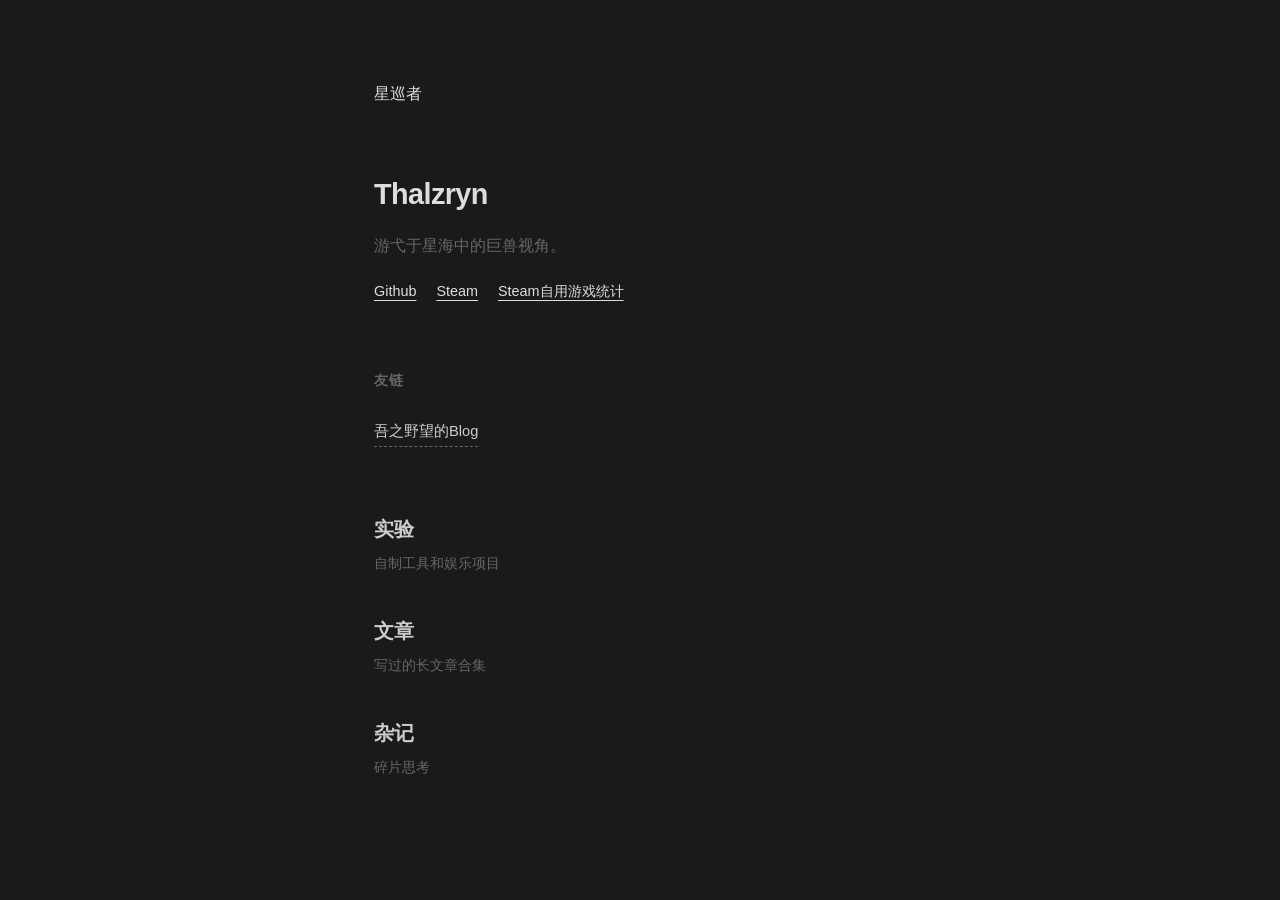
<file: index.html>
<!DOCTYPE html>
<html lang="zh-CN">
<head>
  <meta charset="UTF-8">
  <meta name="viewport" content="width=device-width, initial-scale=1.0">
  <title>星巡者Thalzryn 观测日志</title>
  <link rel="icon" href="favicon.ico" type="image/x-icon">
  <link rel="icon" href="favicon-32x32.png" type="image/png" sizes="32x32">
  <link rel="icon" href="favicon-48x48.png" type="image/png" sizes="48x48">
  <link rel="icon" href="favicon-192x192.png" type="image/png" sizes="192x192">
  <link rel="apple-touch-icon" href="apple-touch-icon.png">
  <link rel="stylesheet" href="assets/css/main.css">
</head>
<body>

  <nav>
    <a href="index.html">星巡者</a>
  </nav>

  <main>
    <section class="bio">
      <h1><a href="about.html" target="_blank" rel="noopener">Thalzryn</a></h1>
      <p>游弋于星海中的巨兽视角。</p>

    <div class="social-links">
        <a href="https://github.com/Thalzryn" target="_blank" rel="noopener">Github</a>
        <a href="https://steamcommunity.com/id/thalzryn/" target="_blank" rel="noopener">Steam</a>
        <a href="steam-library.html" target="_blank" rel="noopener">Steam自用游戏统计</a>
      </div>
    </section>

    <section class="section-block">
      <h3 class="section-title">友链</h3>
      <div class="friend-links">
        <a href="https://ambitionmjl9201.github.io/" target="_blank" rel="noopener">吾之野望的Blog</a>
      </div>
    </section>

  <section class="section-block">
      <ul class="categories">
        <li>
          <a href="category-lab.html">
            <h2>实验</h2>
            <p>自制工具和娱乐项目</p>
          </a>
        </li>
        <li>
          <a href="category-articles.html">
            <h2>文章</h2>
            <p>写过的长文章合集</p>
          </a>
        </li>
        <li>
          <a href="category-notes.html">
            <h2>杂记</h2>
            <p>碎片思考</p>
          </a>
        </li>
      </ul>
    </section>
  </main>

</body>
</html>
</file>
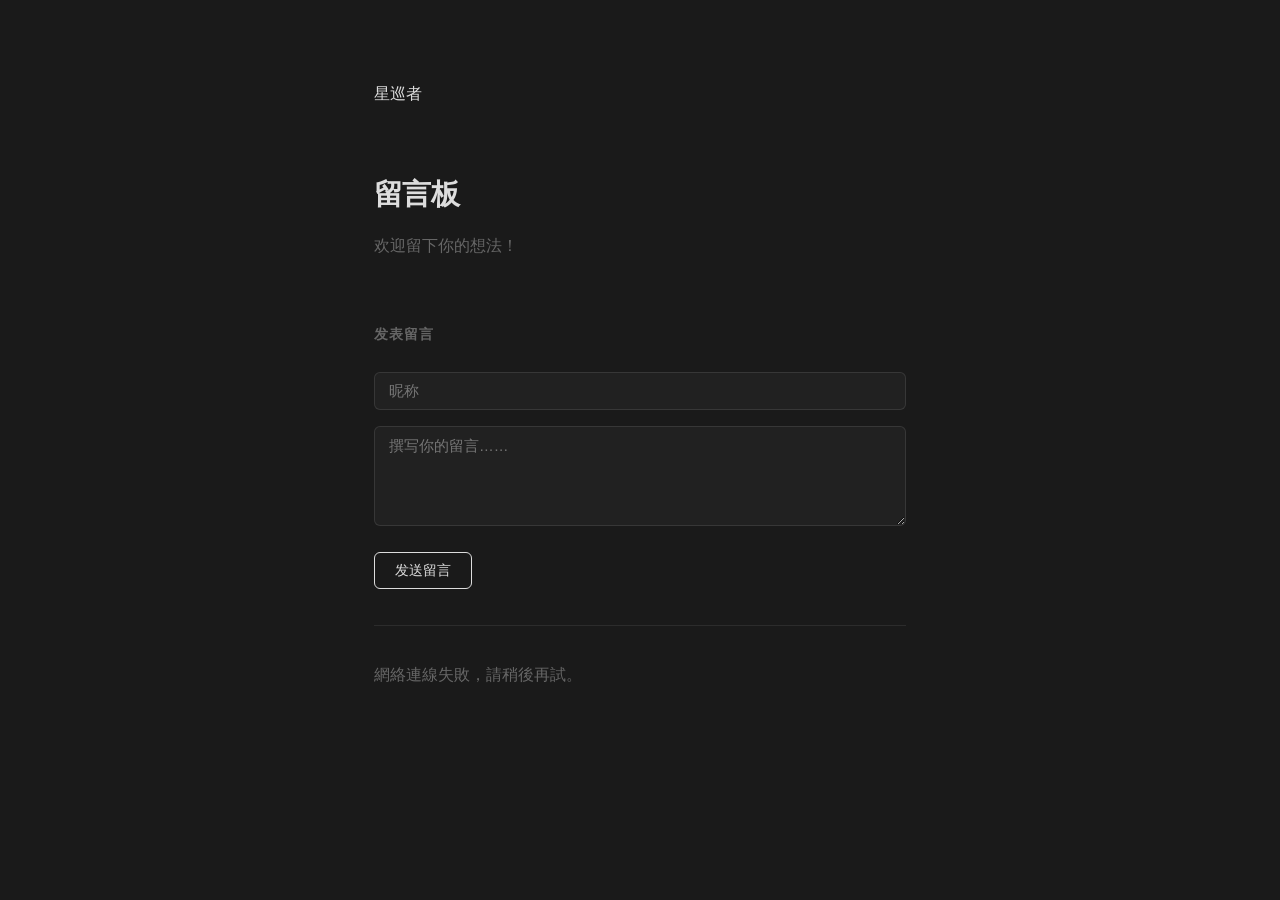
<file: about.html>
<!DOCTYPE html>
<html lang="zh-CN">
<head>
  <meta charset="UTF-8">
  <meta name="viewport" content="width=device-width, initial-scale=1.0">
  <title>关于 - 星巡者Thalzryn 观测日志</title>
  <link rel="icon" href="favicon.ico" type="image/x-icon">
  <link rel="icon" href="favicon-32x32.png" type="image/png" sizes="32x32">
  <link rel="icon" href="favicon-48x48.png" type="image/png" sizes="48x48">
  <link rel="icon" href="favicon-192x192.png" type="image/png" sizes="192x192">
  <link rel="apple-touch-icon" href="apple-touch-icon.png">
  <link rel="stylesheet" href="assets/css/main.css">
  <link rel="stylesheet" href="assets/css/comments.css">
</head>
<body>

  <nav>
    <a href="index.html">星巡者</a>
  </nav>

  <main>
    <section class="bio">
      <h1><a href="about.html" target="_blank" rel="noopener">留言板</a></h1>
      <p>欢迎留下你的想法！</p>

<section class="comments-section">
    <div class="comments-title">发表留言</div>
    
    <div class="comments-container">
        <form id="comment-form" class="comment-form">
            <div class="form-group">
                <input type="text" id="nickname" placeholder="昵称" required maxlength="20">
            </div>
            <div class="form-group">
                <textarea id="content" placeholder="撰写你的留言……" required maxlength="500" rows="4"></textarea>
            </div>

            <!-- Turnstile 深色模式驗證框 -->
            <div class="form-group">
                <div class="cf-turnstile" data-sitekey="0x4AAAAAAEl7dZEyK-3daL0o" data-theme="dark"></div>
            </div>

            <button type="submit" id="submit-btn" class="comment-submit-btn">发送留言</button>
        </form>

        <hr class="comment-divider">

        <!-- 留言列表 -->
        <div id="comments-list">
            <p class="comment-state-text">载入留言中……</p>
        </div>
    </div>
</section>

<script src="https://challenges.cloudflare.com/turnstile/v0/api.js" async defer></script>
<script src="assets/js/comments.js"></script>
</file>
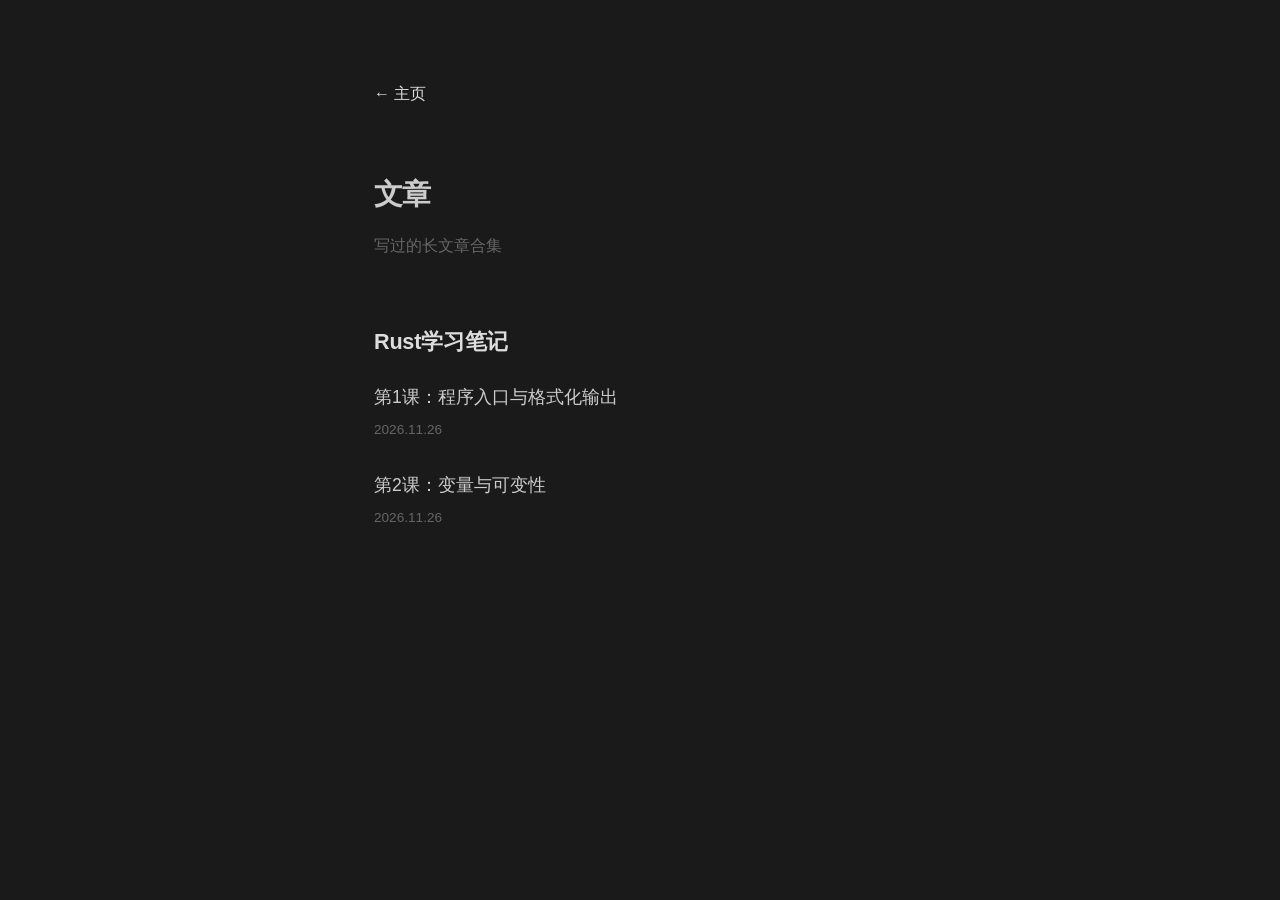
<file: category-articles.html>
<!DOCTYPE html>
<html lang="zh-CN">
<head>
  <meta charset="UTF-8">
  <meta name="viewport" content="width=device-width, initial-scale=1.0">
  <title>文章 - 星巡者Thalzryn 观测日志</title>
  <link rel="icon" href="favicon.ico" type="image/x-icon">
  <link rel="icon" href="favicon-32x32.png" type="image/png" sizes="32x32">
  <link rel="icon" href="favicon-48x48.png" type="image/png" sizes="48x48">
  <link rel="icon" href="favicon-192x192.png" type="image/png" sizes="192x192">
  <link rel="apple-touch-icon" href="apple-touch-icon.png">
  <link rel="stylesheet" href="assets/css/main.css">
  <link rel="stylesheet" href="assets/css/article.css">
</head>
<body>

  <nav>
    <a href="index.html">← 主页</a>
  </nav>

  <main>
    <section class="bio">
      <h1>文章</h1>
      <p>写过的长文章合集</p>
    </section>

    <section class="section-block">
      <h2 class="sub-title">Rust学习笔记</h2>
      <ul class="post-list">
        <li class="post-item">
          <a href="articles/rust-lesson/rust-lesson-1-main.html">第1课：程序入口与格式化输出</a>
          <span class="time">2026.11.26</span>
        </li>
        <li class="post-item">
          <a href="articles/rust-lesson/rust-lesson-2-variable.html">第2课：变量与可变性</a>
          <span class="time">2026.11.26</span>
        </li>
      </ul>
    </section>
  </main>

</body>
</html>
</file>
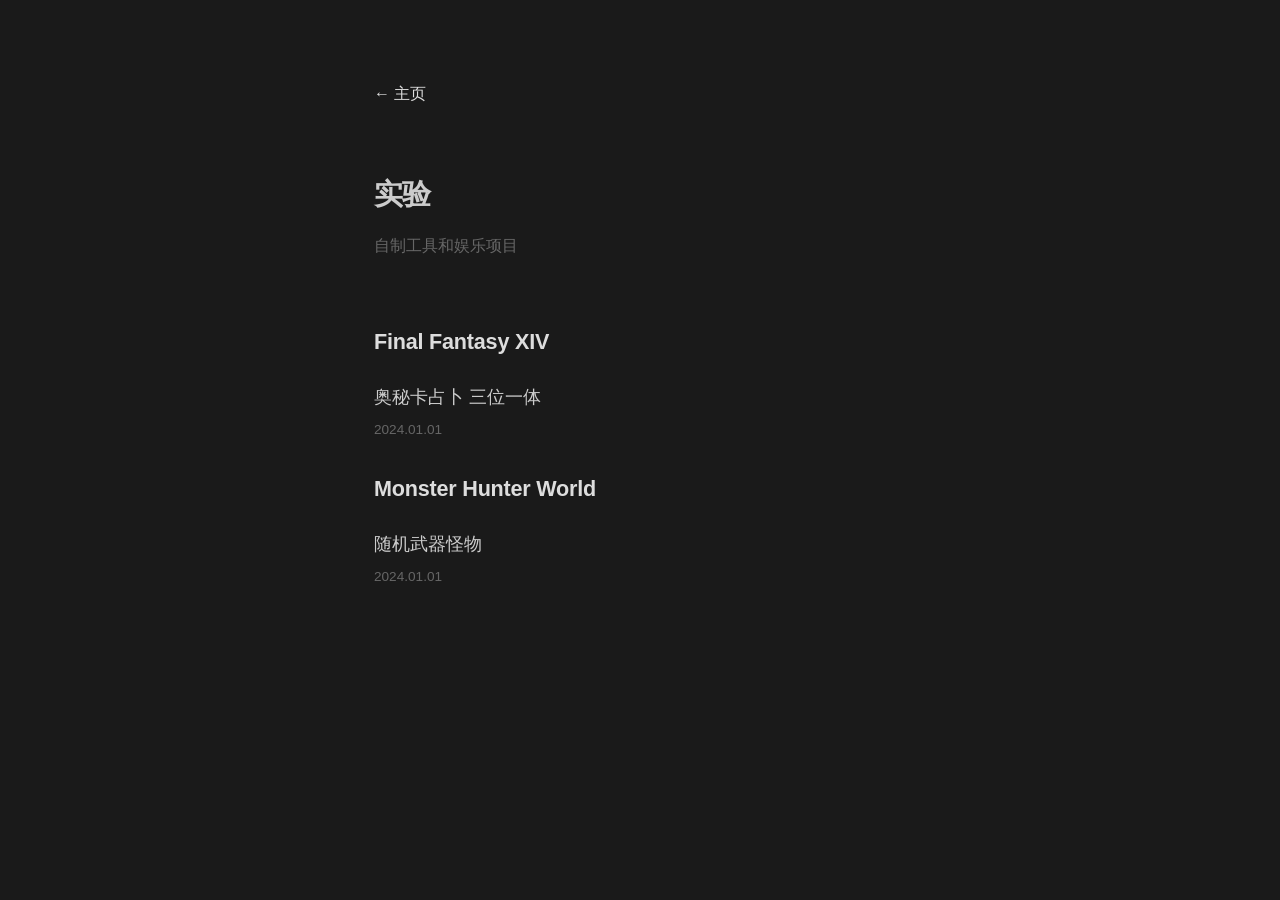
<file: category-lab.html>
<!DOCTYPE html>
<html lang="zh-CN">
<head>
  <meta charset="UTF-8">
  <meta name="viewport" content="width=device-width, initial-scale=1.0">
  <title>实验 - 星巡者Thalzryn 观测日志</title>
  <link rel="icon" href="favicon.ico" type="image/x-icon">
  <link rel="icon" href="favicon-32x32.png" type="image/png" sizes="32x32">
  <link rel="icon" href="favicon-48x48.png" type="image/png" sizes="48x48">
  <link rel="icon" href="favicon-192x192.png" type="image/png" sizes="192x192">
  <link rel="apple-touch-icon" href="apple-touch-icon.png">
  <link rel="stylesheet" href="assets/css/main.css">
  <link rel="stylesheet" href="assets/css/article.css">
</head>
<body>

  <nav>
    <a href="index.html">← 主页</a>
  </nav>

  <main>
    <section class="bio">
      <h1>实验</h1>
      <p>自制工具和娱乐项目</p>
    </section>

    <section class="section-block">
      <h2 class="sub-title">Final Fantasy XIV</h2>
      <ul class="post-list">
        <li class="post-item">
          <a href="lab/arcanaDivinationTrinity.html">奥秘卡占卜 三位一体</a>
          <span class="time">2024.01.01</span>
        </li>
      </ul>
      <h2 class="sub-title">Monster Hunter World</h2>
      <ul class="post-list">
        <li class="post-item">
          <a href="lab/monsterhunterworlrollweaponmonster.html">随机武器怪物</a>
          <span class="time">2024.01.01</span>
        </li>
      </ul>
    </section>
  </main>

</body>
</html>
</file>
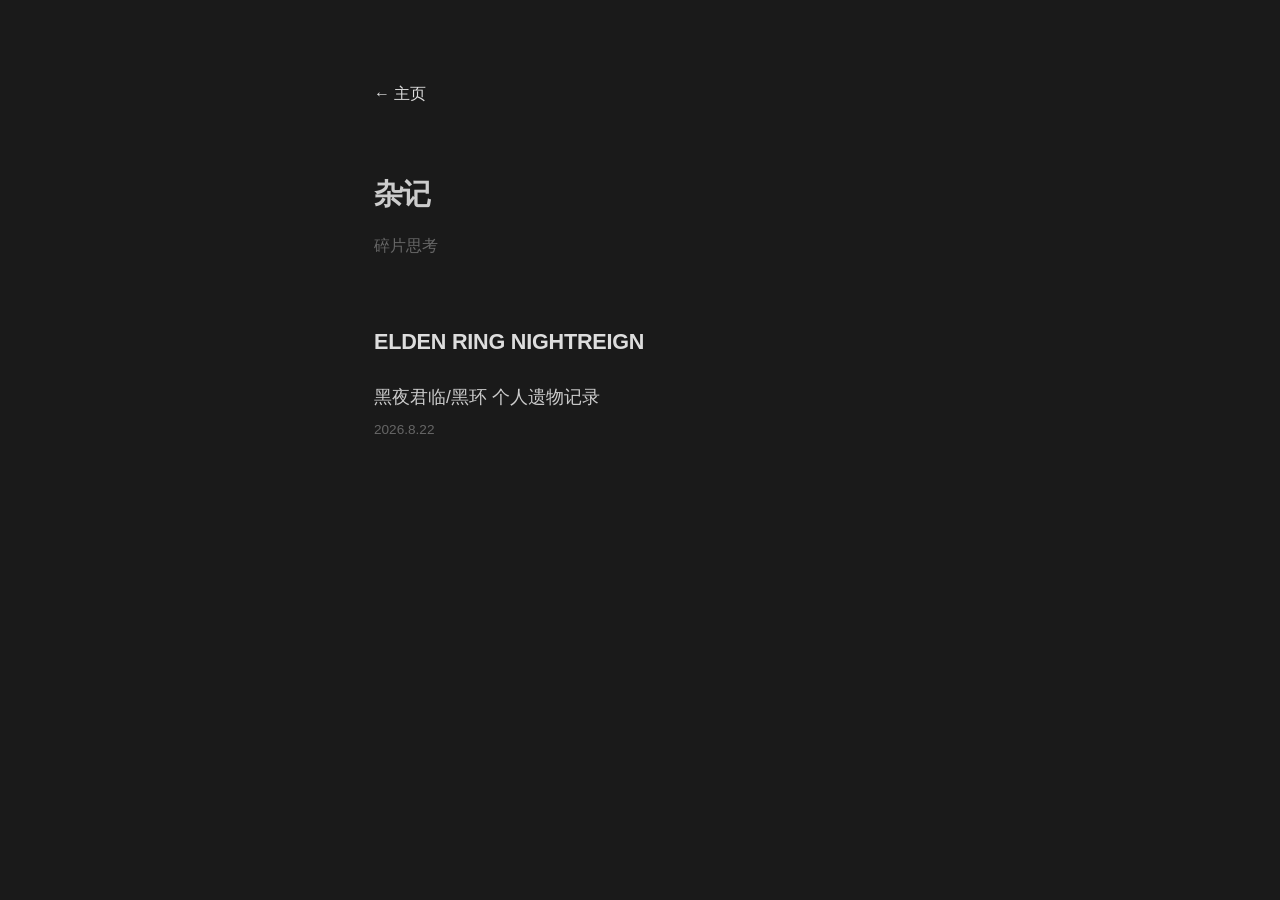
<file: category-notes.html>
<!DOCTYPE html>
<html lang="zh-CN">
<head>
  <meta charset="UTF-8">
  <meta name="viewport" content="width=device-width, initial-scale=1.0">
  <title>杂记 - 星巡者Thalzryn 观测日志</title>
  <link rel="icon" href="favicon.ico" type="image/x-icon">
  <link rel="icon" href="favicon-32x32.png" type="image/png" sizes="32x32">
  <link rel="icon" href="favicon-48x48.png" type="image/png" sizes="48x48">
  <link rel="icon" href="favicon-192x192.png" type="image/png" sizes="192x192">
  <link rel="apple-touch-icon" href="apple-touch-icon.png">
  <link rel="stylesheet" href="assets/css/main.css">
  <link rel="stylesheet" href="assets/css/article.css">
</head>
<body>

  <nav>
    <a href="index.html">← 主页</a>
  </nav>

  <main>
    <section class="bio">
      <h1>杂记</h1>
      <p>碎片思考</p>
    </section>

    <section class="section-block">
      <h2 class="sub-title">ELDEN RING NIGHTREIGN</h2>
      <ul class="post-list">
        <li class="post-item">
          <a href="notes/nightreign/nightreign-my-relics.html.html">黑夜君临/黑环 个人遗物记录</a>
          <span class="time">2026.8.22</span>
        </li>
      </ul>
    </section>
  </main>

</body>
</html>
</file>
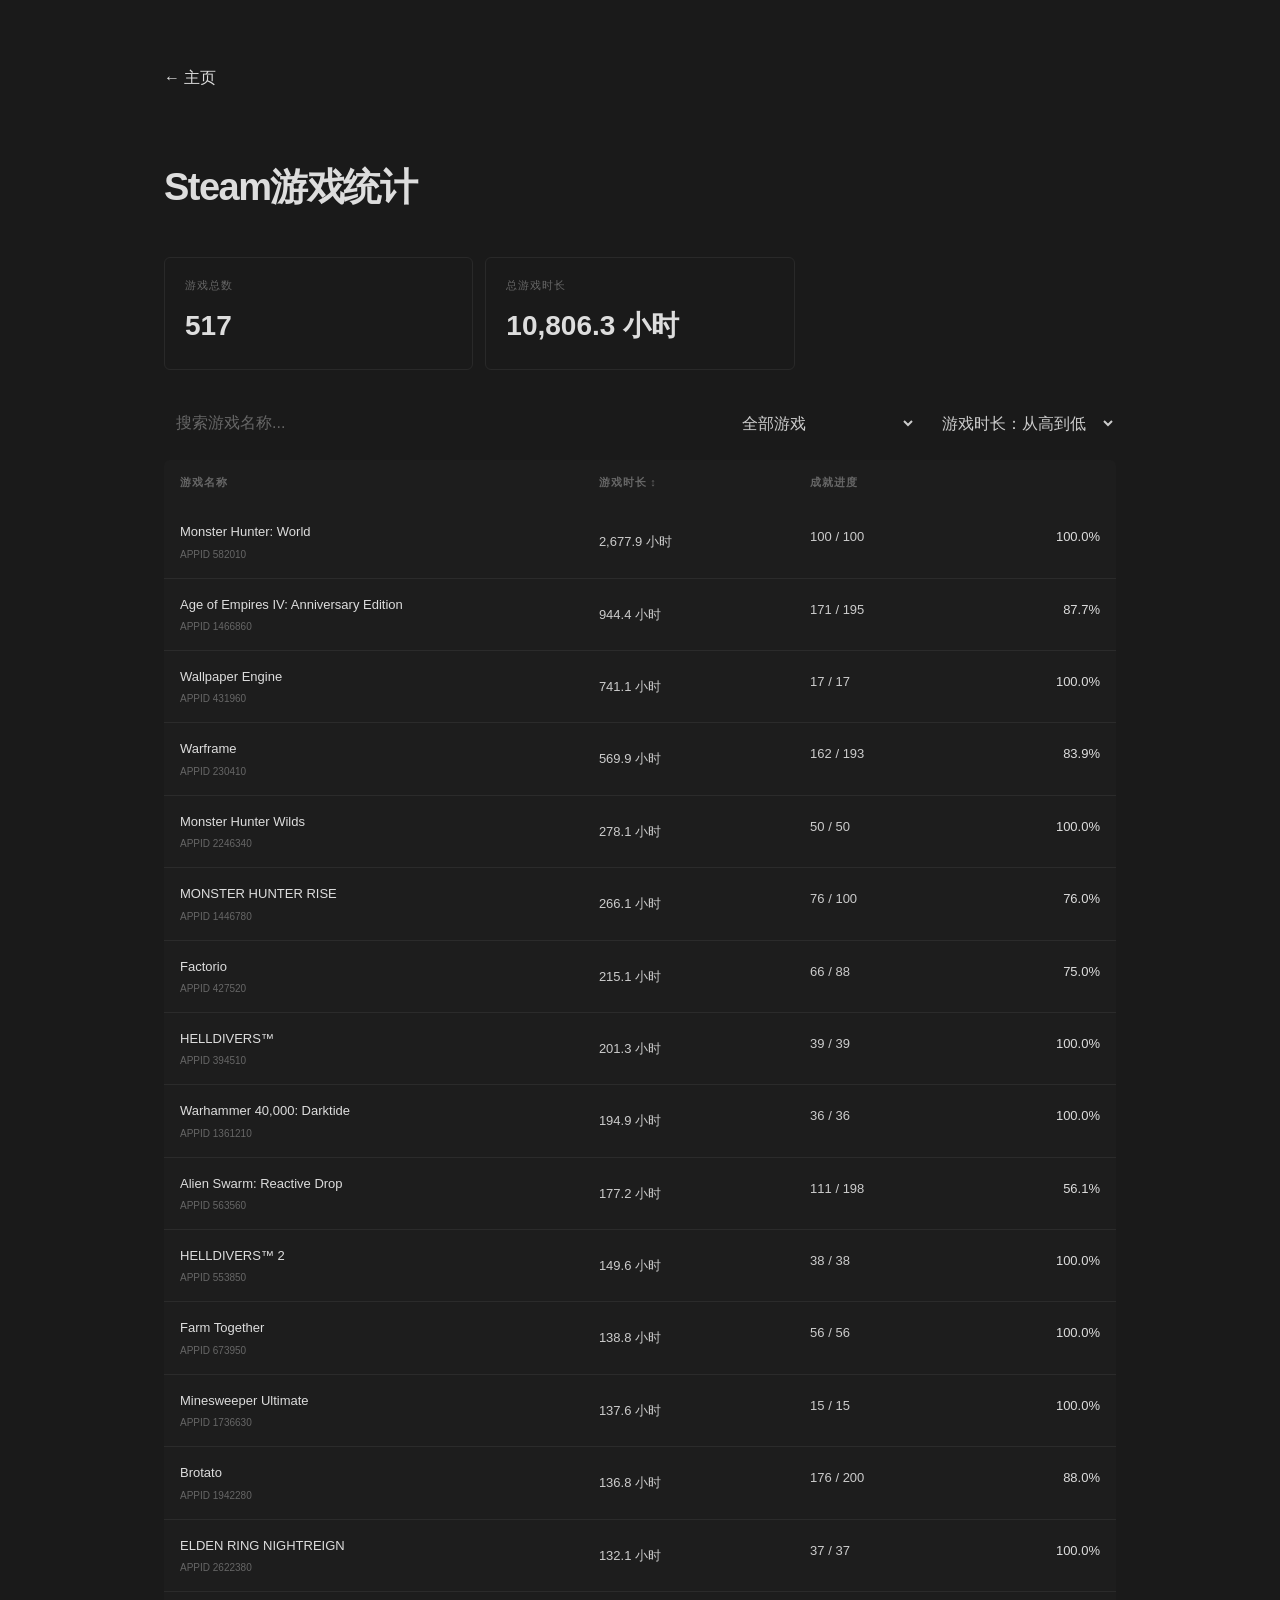
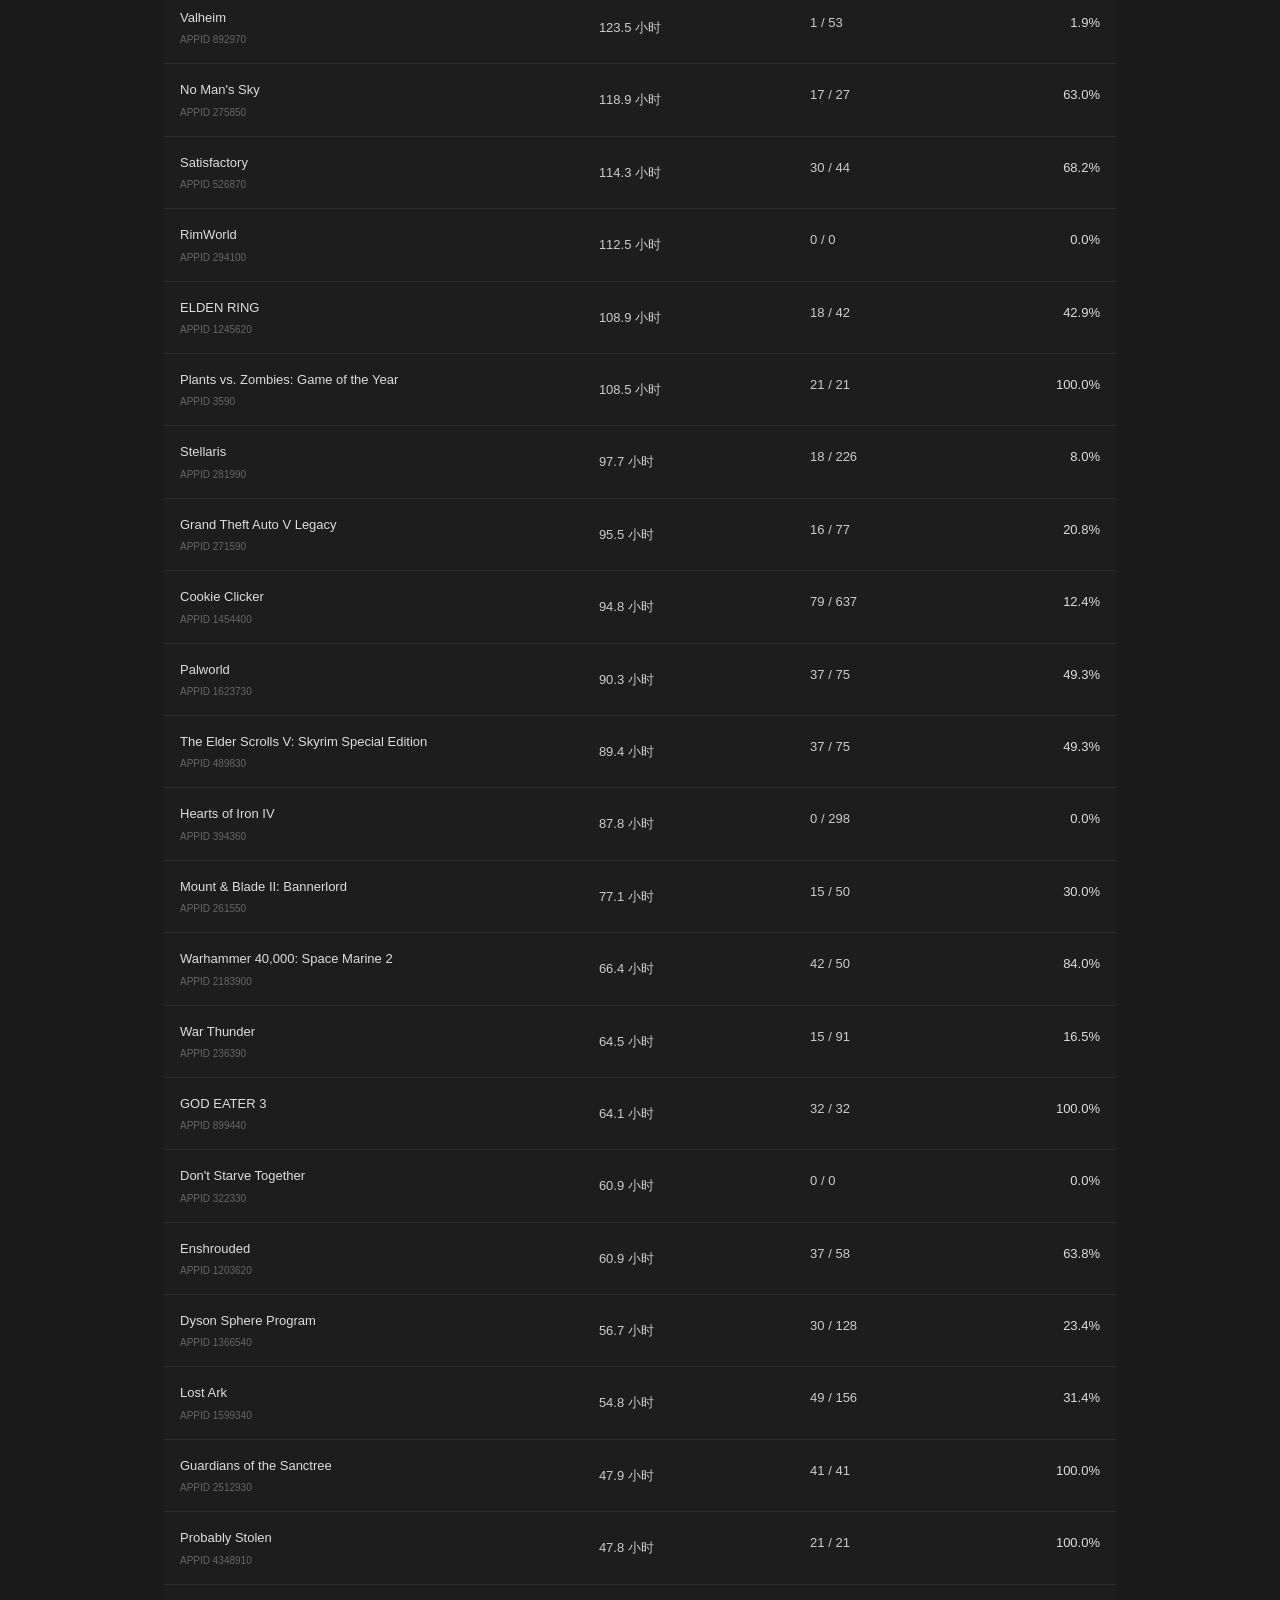
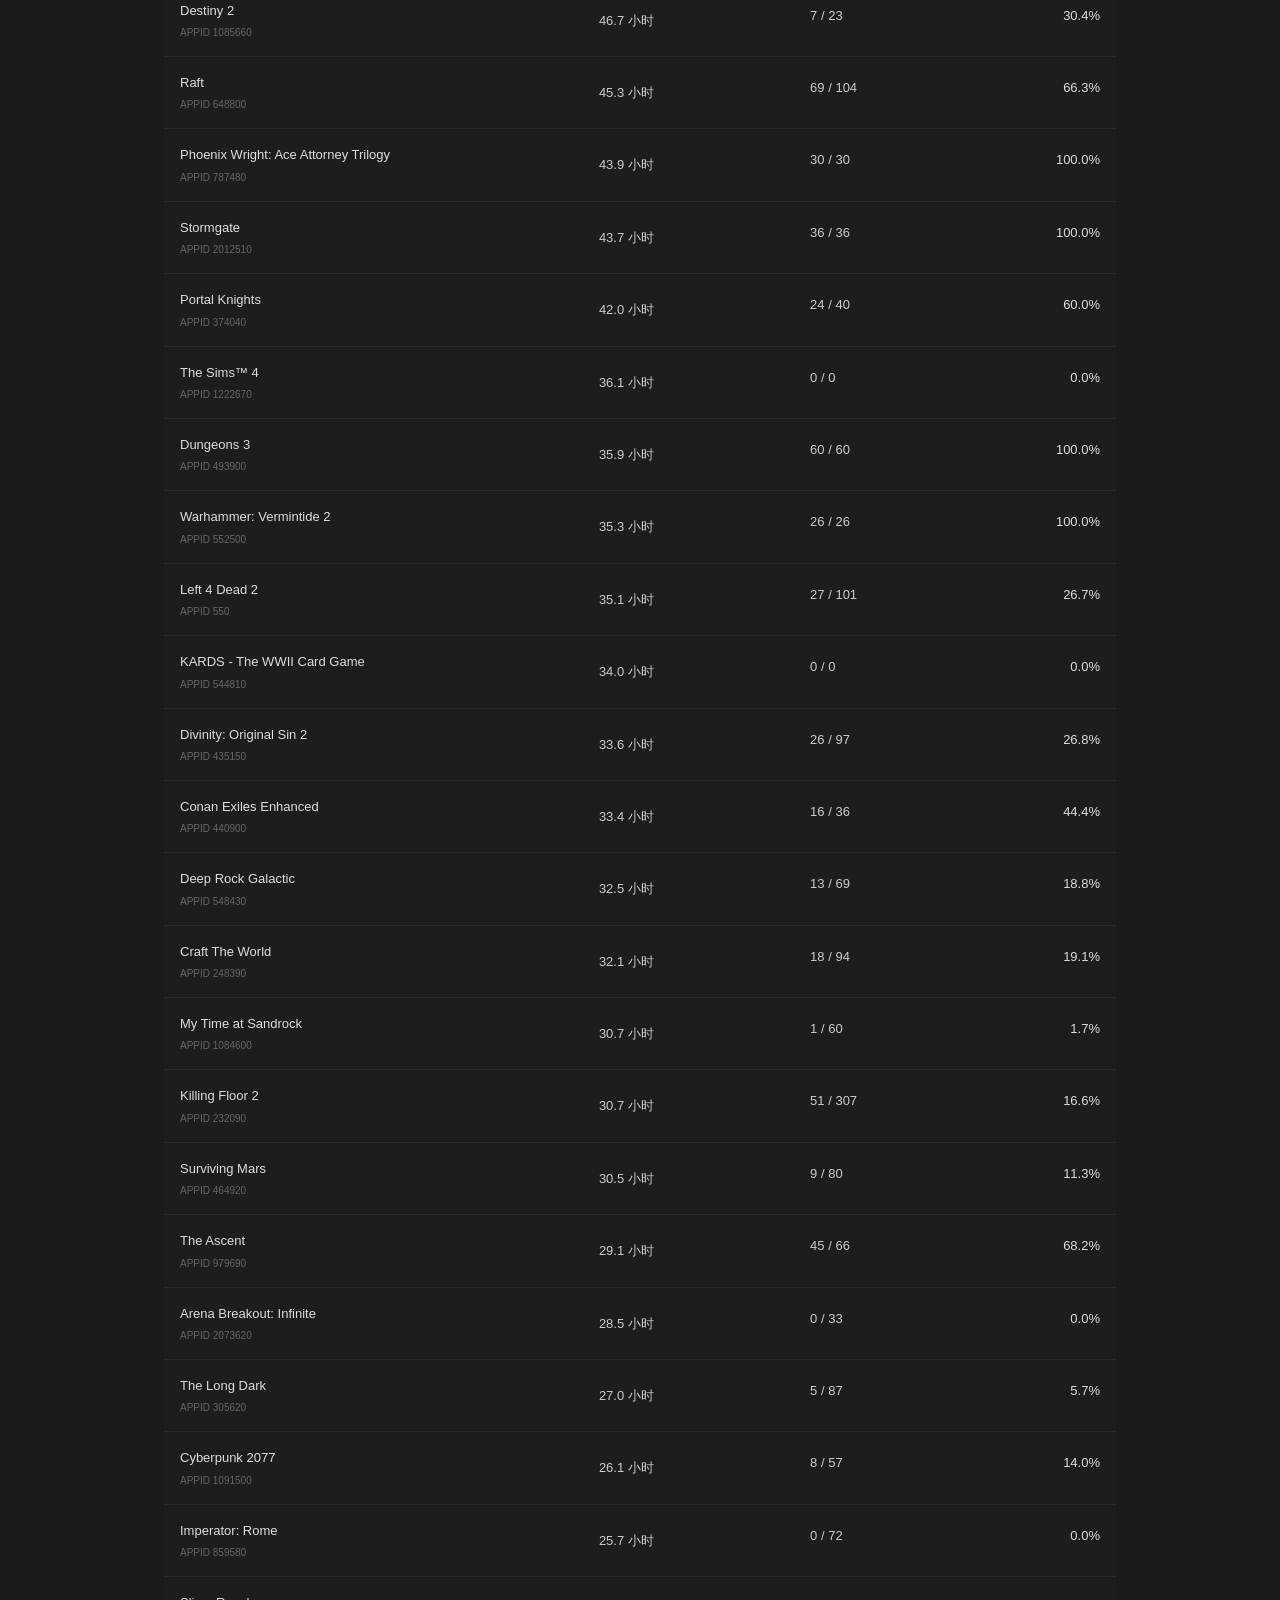
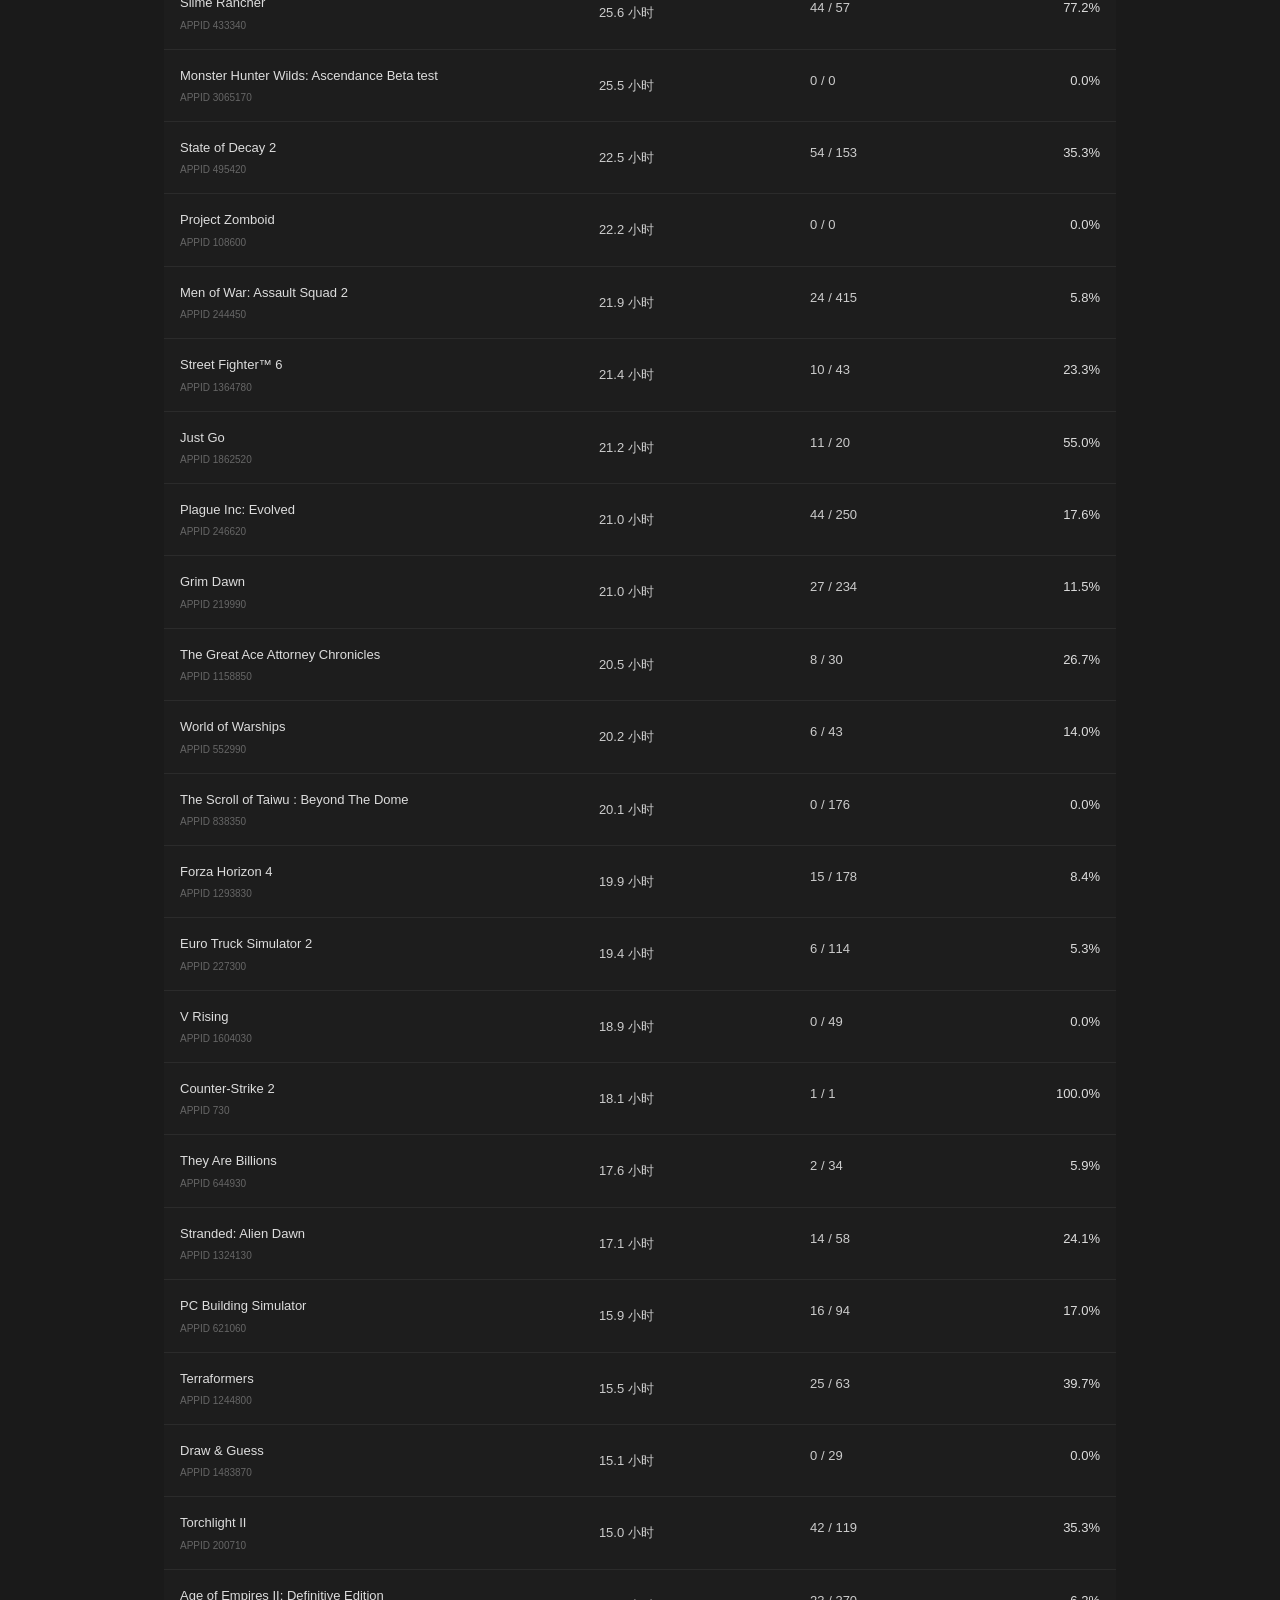
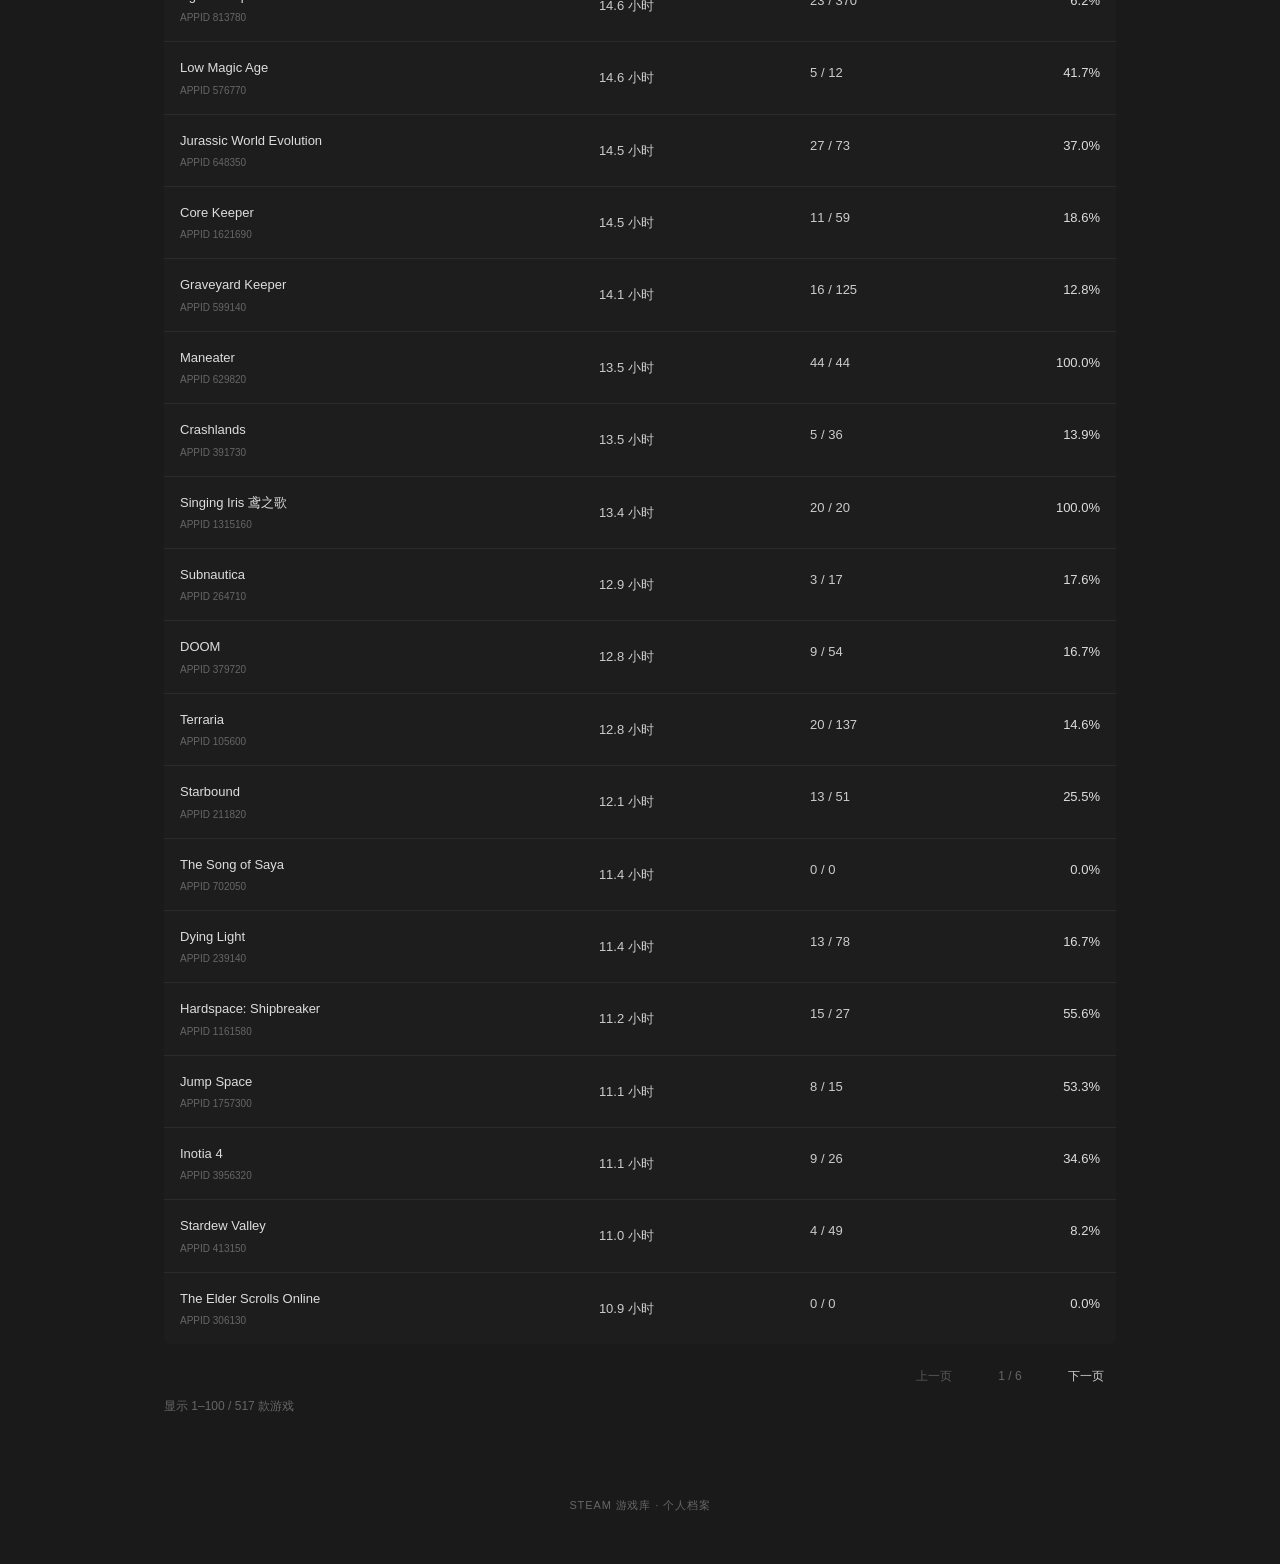
<file: steam-library.html>
<!DOCTYPE html>
<html lang="zh-CN">
<head>
  <meta charset="UTF-8">
  <meta name="viewport" content="width=device-width, initial-scale=1.0">
  <title>自用游戏统计 - 星巡者Thalzryn 观测日志</title>
  <link rel="icon" href="favicon.ico" type="image/x-icon">
  <link rel="icon" href="favicon-32x32.png" type="image/png" sizes="32x32">
  <link rel="icon" href="favicon-48x48.png" type="image/png" sizes="48x48">
  <link rel="icon" href="favicon-192x192.png" type="image/png" sizes="192x192">
  <link rel="apple-touch-icon" href="apple-touch-icon.png">
  <link rel="stylesheet" href="assets/css/main.css">
  <link rel="stylesheet" href="assets/css/steam-library.css">
</head>
<body>
  <main class="steam-page">
  <nav>
    <a href="index.html">← 主页</a>
  </nav>
    <header>
      <h1>Steam游戏统计</h1>
    </header>

    <section class="stats">
      <div class="stat">
        <div class="stat-label">游戏总数</div>
        <div class="stat-value" id="gameCount">—</div>
      </div>

      <div class="stat">
        <div class="stat-label">总游戏时长</div>
        <div class="stat-value" id="totalHours">—</div>
      </div>
    </section>

    <!-- 搜索与筛选 -->
    <section aria-label="游戏列表">

      <div class="toolbar">
        <input
          id="search"
          type="search"
          placeholder="搜索游戏名称..."
          autocomplete="off"
          aria-label="搜索游戏"
        >

        <select id="filter" aria-label="筛选游戏">
          <option value="all">全部游戏</option>
          <option value="completed">已达成全成就</option>
          <option value="incomplete">未完成成就</option>
        </select>

        <select id="sort" aria-label="排序方式">
          <option value="hours-desc">游戏时长：从高到低</option>
          <option value="hours-asc">游戏时长：从低到高</option>
          <option value="achievement-desc">成就率：从高到低</option>
          <option value="achievement-asc">成就率：从低到高</option>
          <option value="name-asc">游戏名称：A-Z</option>
          <option value="name-desc">游戏名称：Z-A</option>
        </select>
      </div>

      <!-- 游戏表格 -->
      <div class="table-shell">
        <table>
          <thead>
            <tr>
              <th style="width:44%">游戏名称</th>
              <th>
                <button type="button" data-sort="hours">
                  游戏时长 ↕
                </button>
              </th>
              <th>成就进度</th>
            </tr>
          </thead>

          <tbody id="gameTable">
            <tr>
              <td colspan="4" class="status">
                正在加载游戏数据...
              </td>
            </tr>
          </tbody>
        </table>
      </div>

      <!-- 分页 -->
      <div class="table-footer">
        <div id="resultCount" aria-live="polite">
          正在加载...
        </div>

        <nav class="pagination" aria-label="游戏列表分页">
          <button id="prevPage" type="button" disabled>
            上一页
          </button>

          <span id="pageInfo">1 / 1</span>

          <button id="nextPage" type="button" disabled>
            下一页
          </button>
        </nav>
      </div>

    </section>

    <footer>
      STEAM 游戏库 · 个人档案
    </footer>
  </main>

<script src="assets/js/steam.library.js"></script>
</body>
</html>
</file>
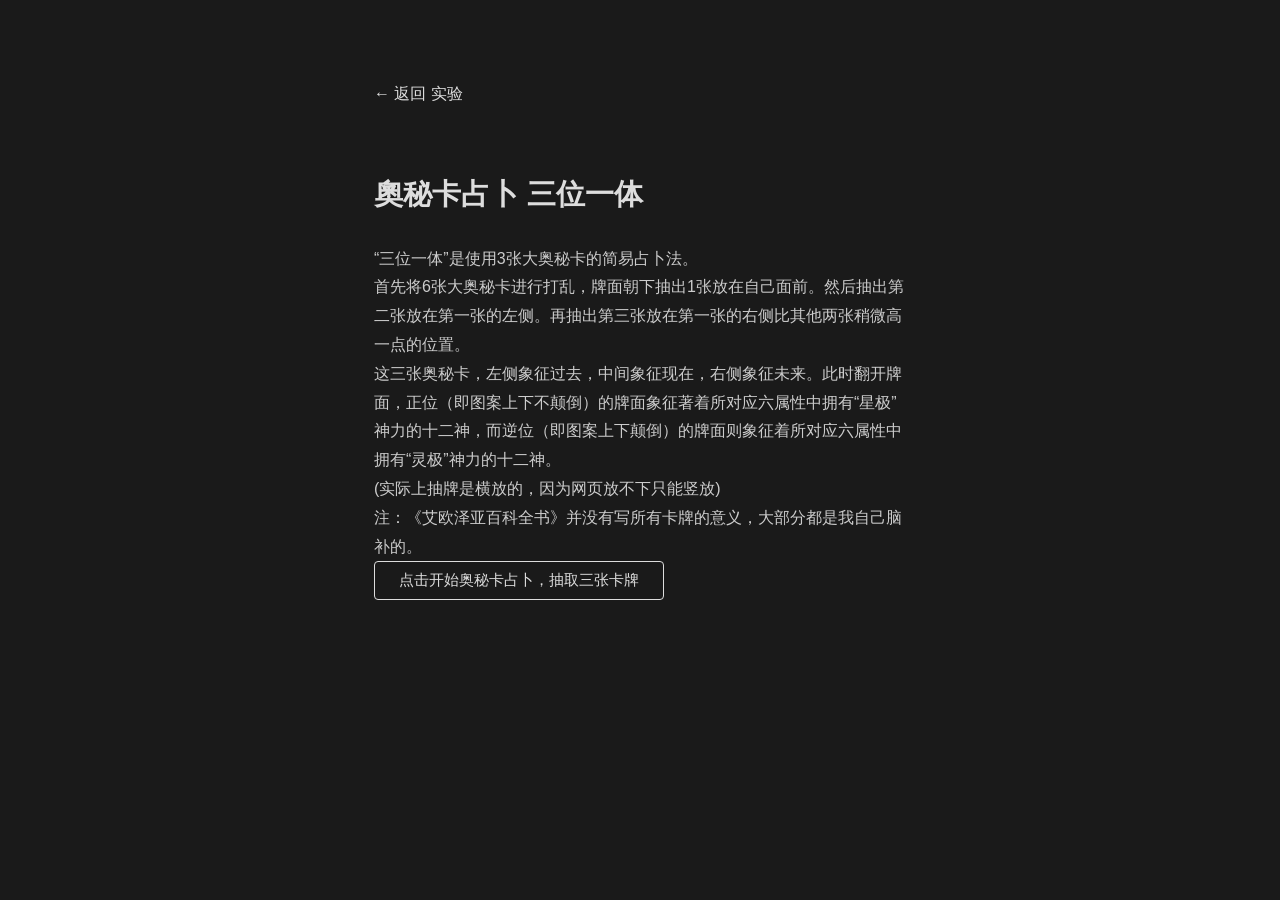
<file: lab/arcanaDivinationTrinity.html>
<!DOCTYPE html>
<html lang="zh-TW">
<head>
  <meta charset="UTF-8">
  <meta name="viewport" content="width=device-width, initial-scale=1.0">
  <title>奥秘卡占卜三位一体 - 星巡者Thalzryn 观测日志</title>
  <link rel="icon" href="../favicon.ico" type="image/x-icon">
  <link rel="icon" href="../favicon-32x32.png" type="image/png" sizes="32x32">
  <link rel="icon" href="../favicon-48x48.png" type="image/png" sizes="48x48">
  <link rel="icon" href="../favicon-192x192.png" type="image/png" sizes="192x192">
  <link rel="apple-touch-icon" href="../apple-touch-icon.png">
  <link rel="stylesheet" href="../assets/css/main.css">
  <link rel="stylesheet" href="../assets/css/lab.css">
  <link rel="stylesheet" href="../assets/css/arcanaDivination.css">
</head>
<body>
  <nav>
    <a href="../category-lab.html">← 返回 实验</a>
  </nav>
    <main>
        <article>
            <div class="tool">
                <h1>奧秘卡占卜 三位一体</h1>
                <p class="note-text">
                    “三位一体”是使用3张大奥秘卡的简易占卜法。
                    <br>
                    首先将6张大奥秘卡进行打乱，牌面朝下抽出1张放在自己面前。然后抽出第二张放在第一张的左侧。再抽出第三张放在第一张的右侧比其他两张稍微高一点的位置。
                    <br>
                    这三张奥秘卡，左侧象征过去，中间象征现在，右侧象征未来。此时翻开牌面，正位（即图案上下不颠倒）的牌面象征著着所对应六属性中拥有“星极”神力的十二神，而逆位（即图案上下颠倒）的牌面则象征着所对应六属性中拥有“灵极”神力的十二神。
                    <br>
                    (实际上抽牌是横放的，因为网页放不下只能竖放)
                    <br>
                </p>
                <p class="note-text">注：《艾欧泽亚百科全书》并没有写所有卡牌的意义，大部分都是我自己脑补的。<br></p>
                <button onclick="drawCards()" class="action-button">点击开始奥秘卡占卜，抽取三张卡牌</button>
                <div id="cardContainer">
                </div>
            </div>
            <script src="../assets/js/arcanaDivinationTrinity.js"></script>
        </article>
    </main>

</body>
</html>
</file>
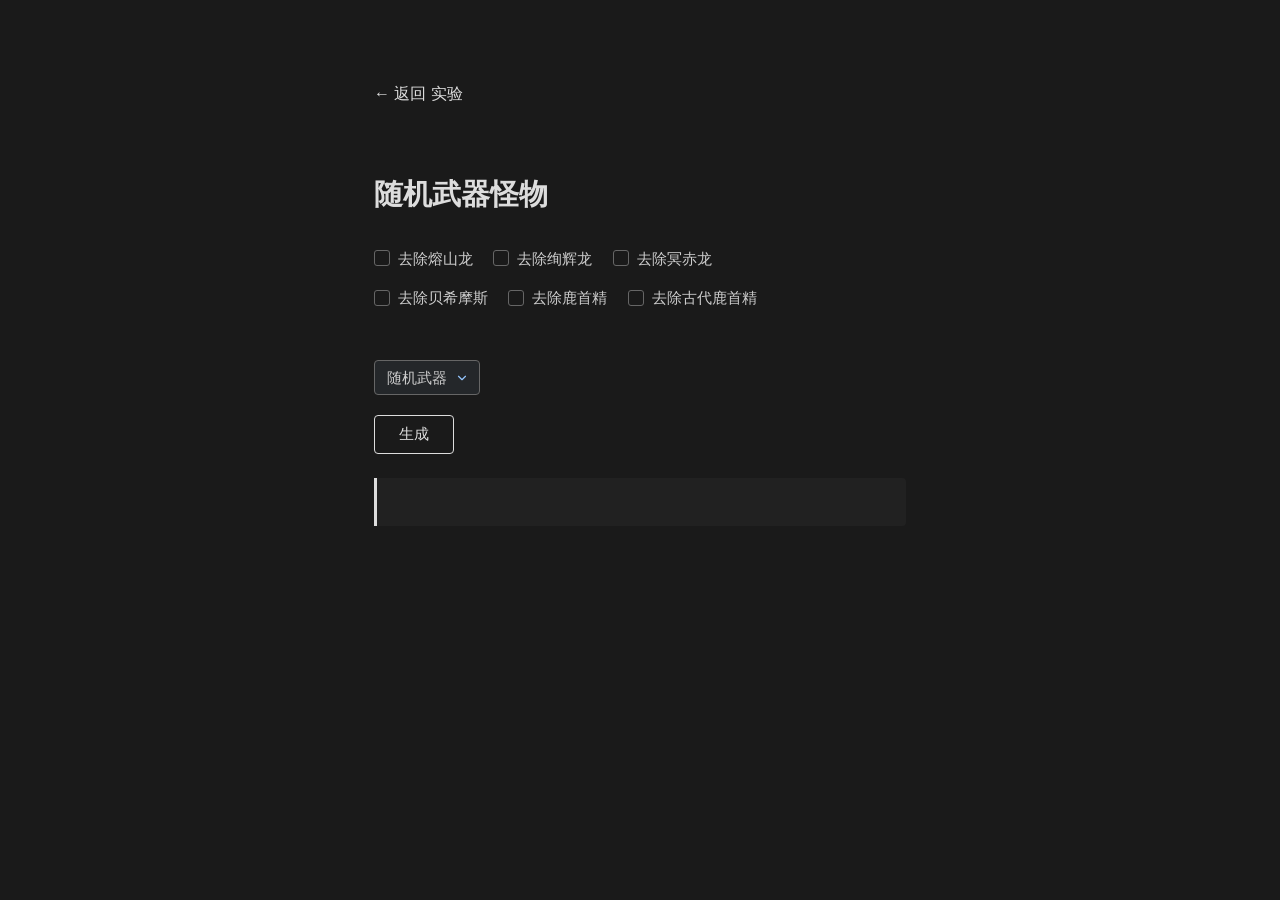
<file: lab/monsterhunterworlrollweaponmonster.html>
<!DOCTYPE html>
<html lang="zh-TW">
<head>
  <meta charset="UTF-8">
  <meta name="viewport" content="width=device-width, initial-scale=1.0">
  <title>随机武器怪物 - 星巡者Thalzryn 观测日志</title>
  <link rel="icon" href="../favicon.ico" type="image/x-icon">
  <link rel="icon" href="../favicon-32x32.png" type="image/png" sizes="32x32">
  <link rel="icon" href="../favicon-48x48.png" type="image/png" sizes="48x48">
  <link rel="icon" href="../favicon-192x192.png" type="image/png" sizes="192x192">
  <link rel="apple-touch-icon" href="../apple-touch-icon.png">
  <link rel="stylesheet" href="../assets/css/main.css">
  <link rel="stylesheet" href="../assets/css/lab.css">
</head>
<body>
  <nav>
    <a href="../category-lab.html">← 返回 实验</a>
  </nav>
  <main>
    <article>
        <div class="tool">
            <h1>随机武器怪物</h1>
            <label>
              <input type="checkbox" id="exclude18" /> 去除熔山龙
            </label>
            <label>
              <input type="checkbox" id="exclude32" /> 去除绚辉龙
            </label>
            <label>
              <input type="checkbox" id="exclude63" /> 去除冥赤龙
            </label>
            <br>
            <label>
              <input type="checkbox" id="exclude69" /> 去除贝希摩斯
            </label>
            <label>
              <input type="checkbox" id="exclude70" /> 去除鹿首精
            </label>
            <label>
              <input type="checkbox" id="exclude71" /> 去除古代鹿首精
            </label>
            <br><br>
            <select id="selectGroup">
              <option value="firstGroup">随机武器</option>
              <option value="secondGroup">随机怪物</option>
              <option value="bothGroups">全部随机</option>
            </select>
            <br>
            <button onclick="generateNumbers()" class="action-button">生成</button>
            <div id="result"></div>
        </div>
      <script src="../assets/js/rollWeaponMonsterMHW.js"></script>
    </article>
  </main>
</body>
</html>
</file>
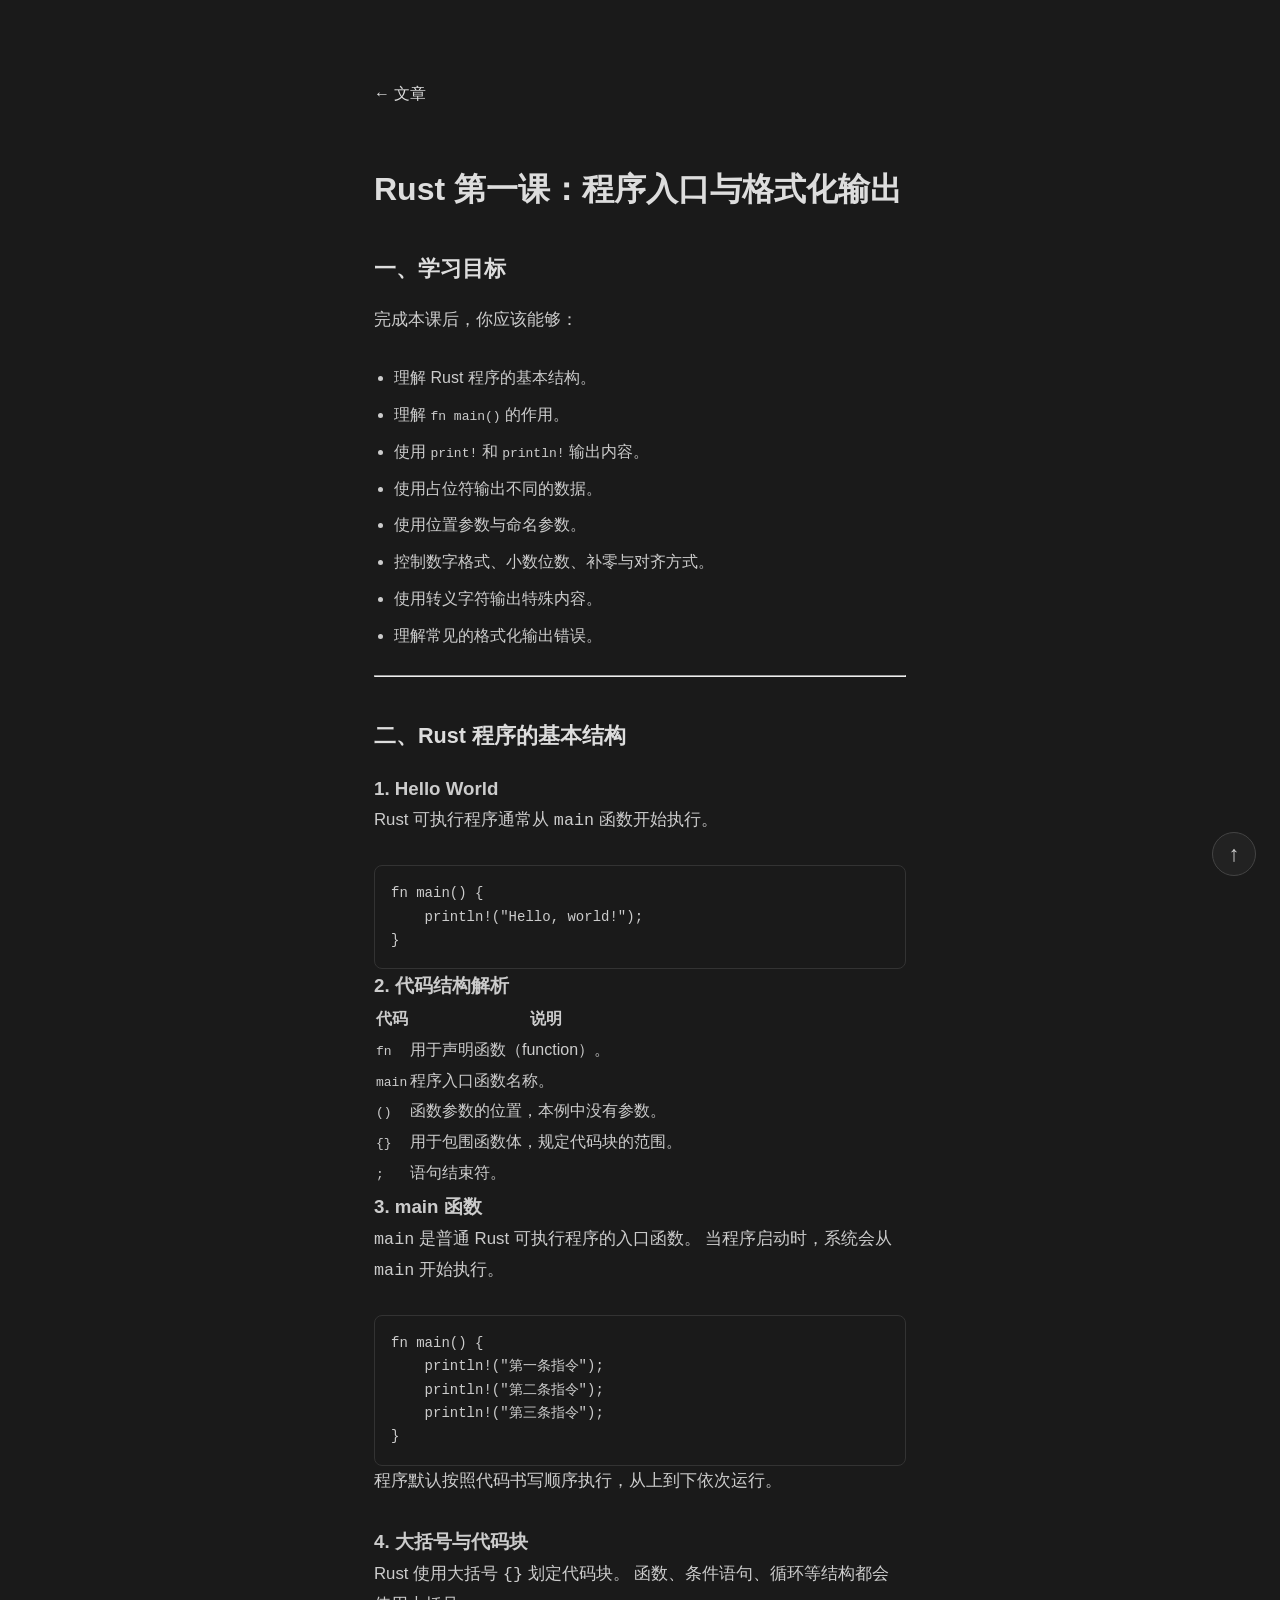
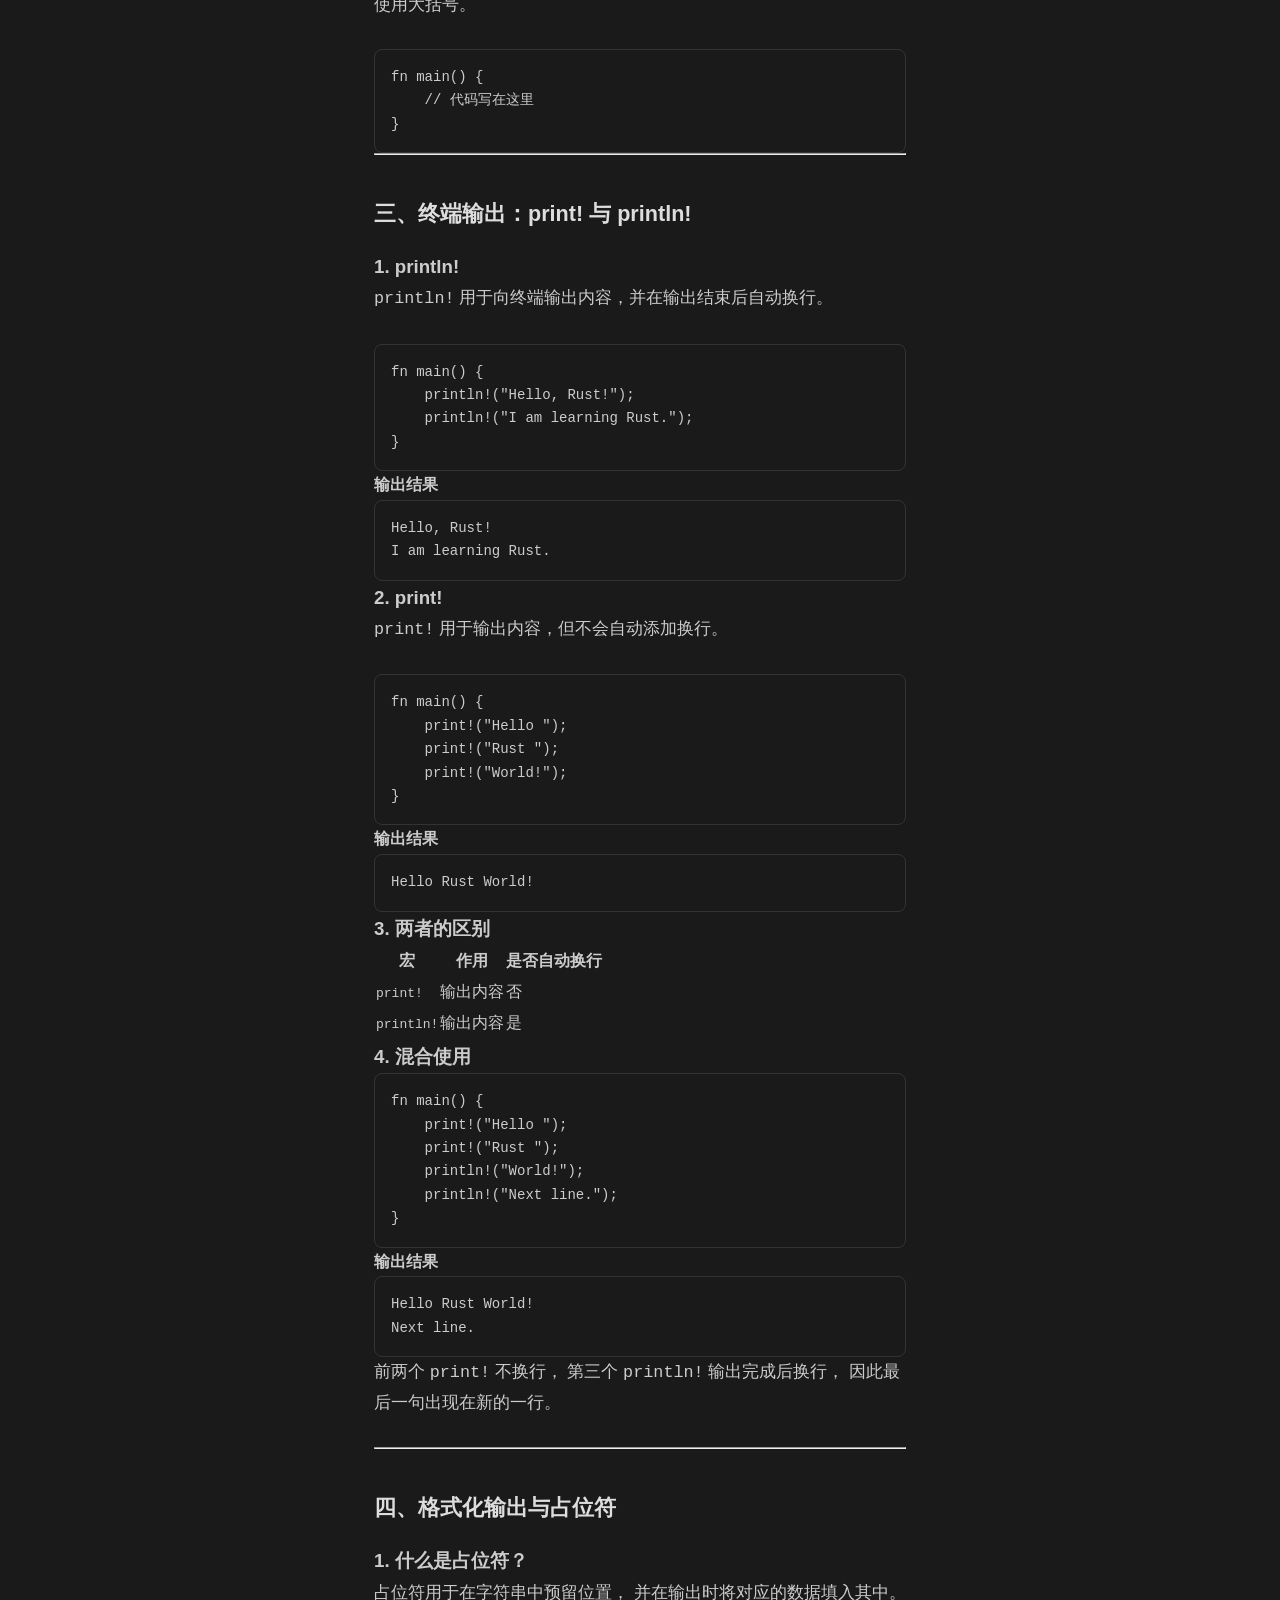
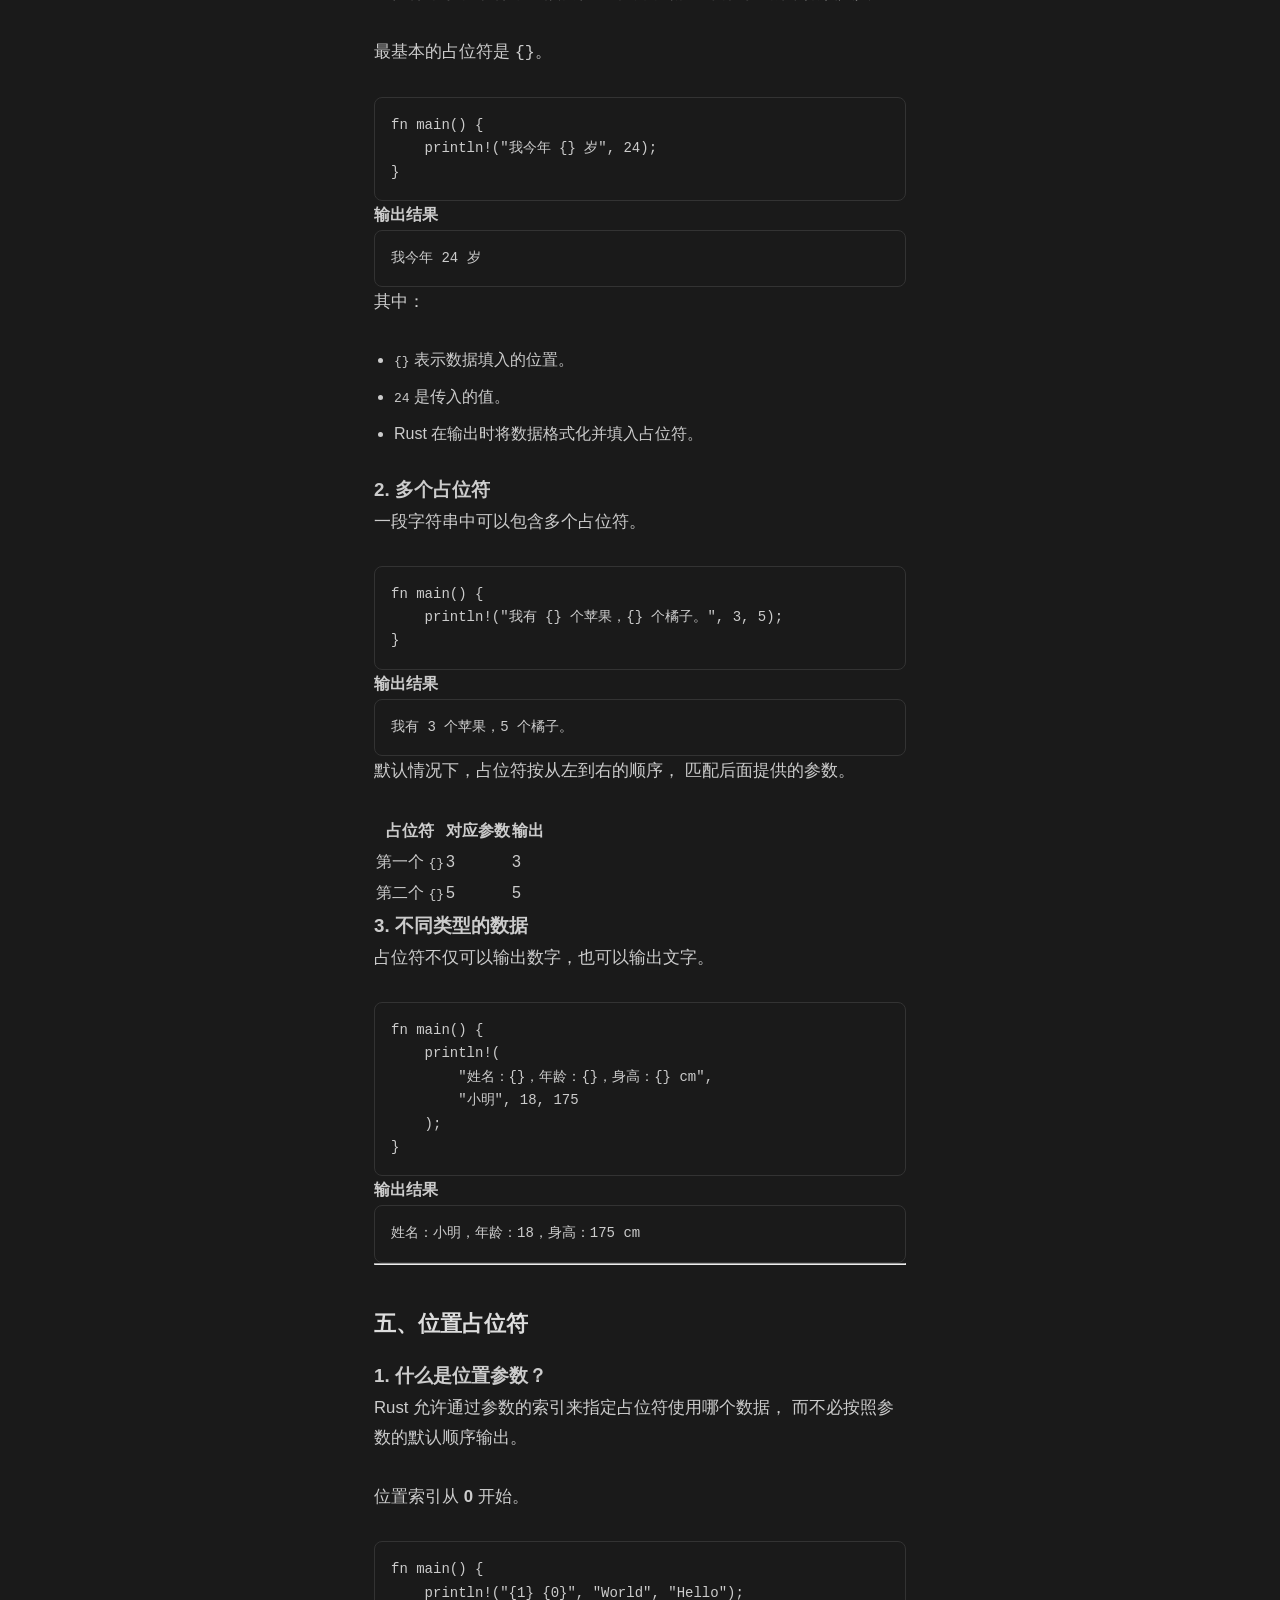
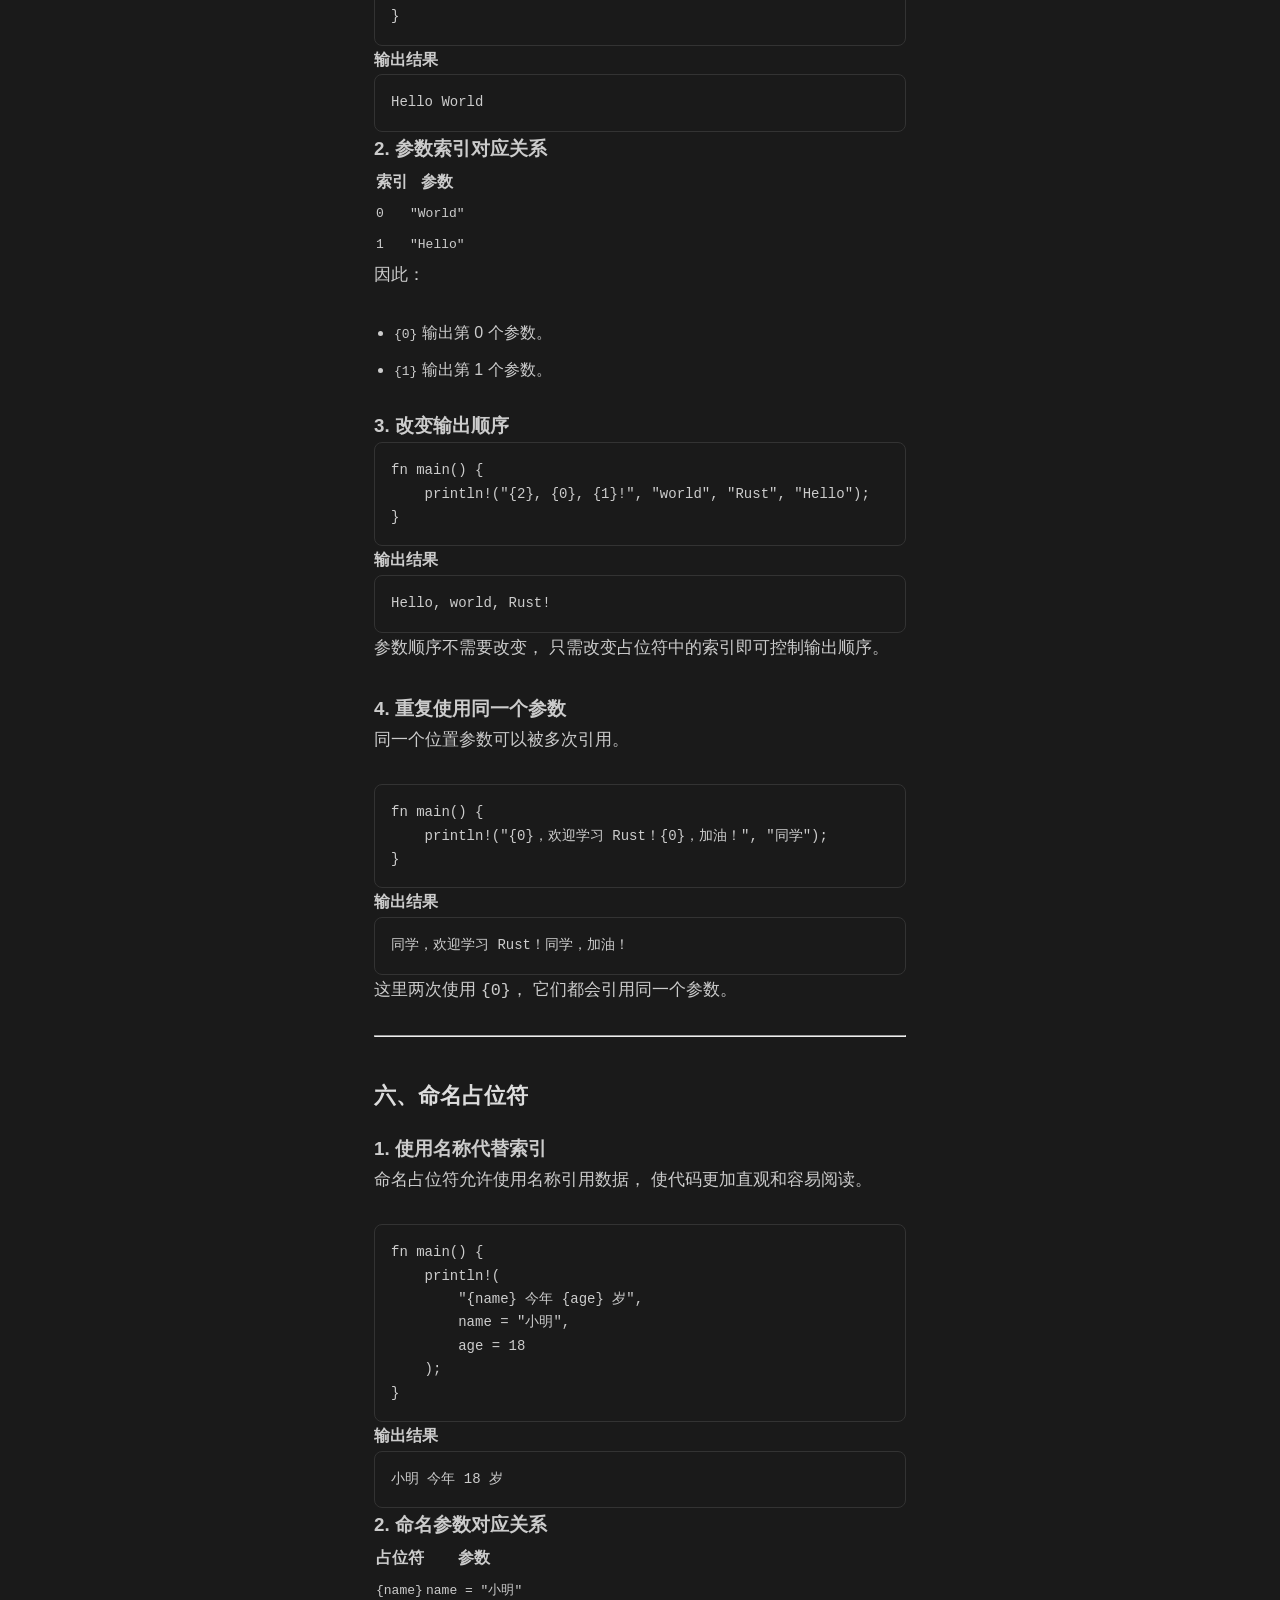
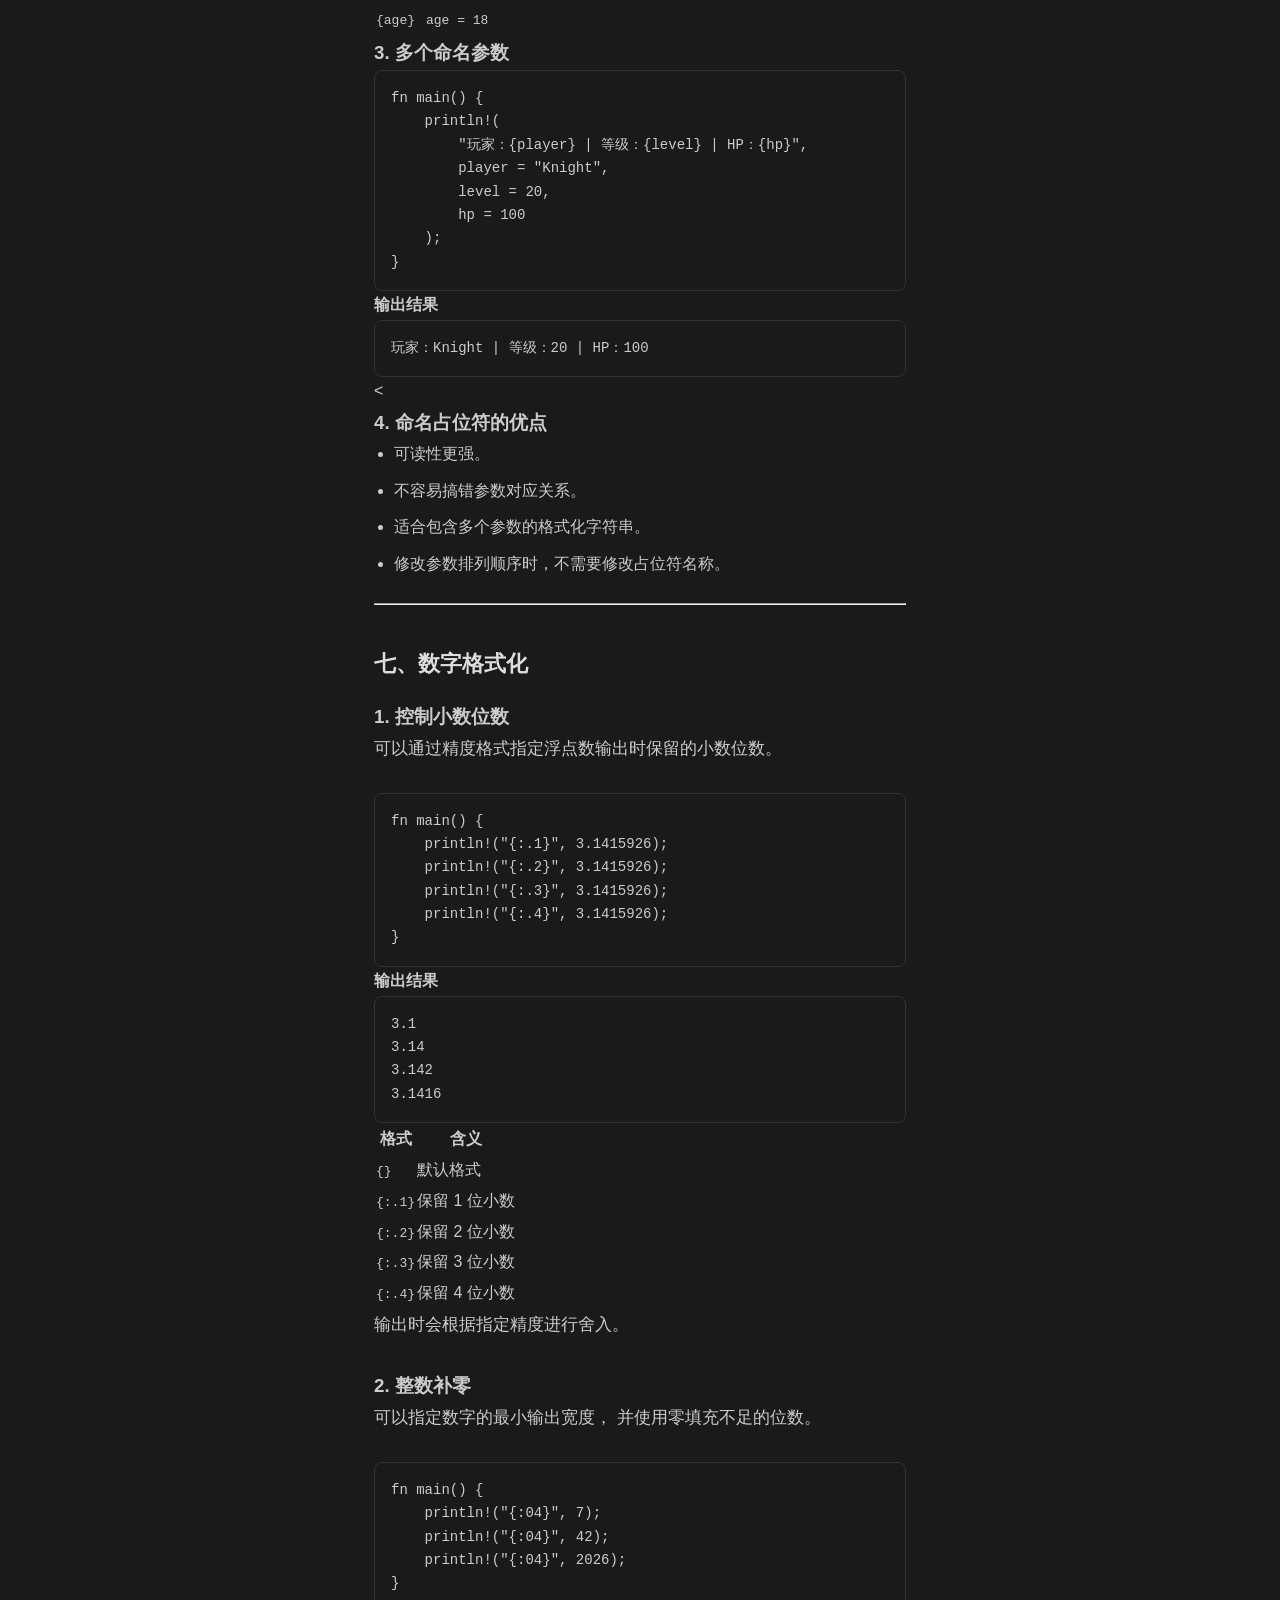
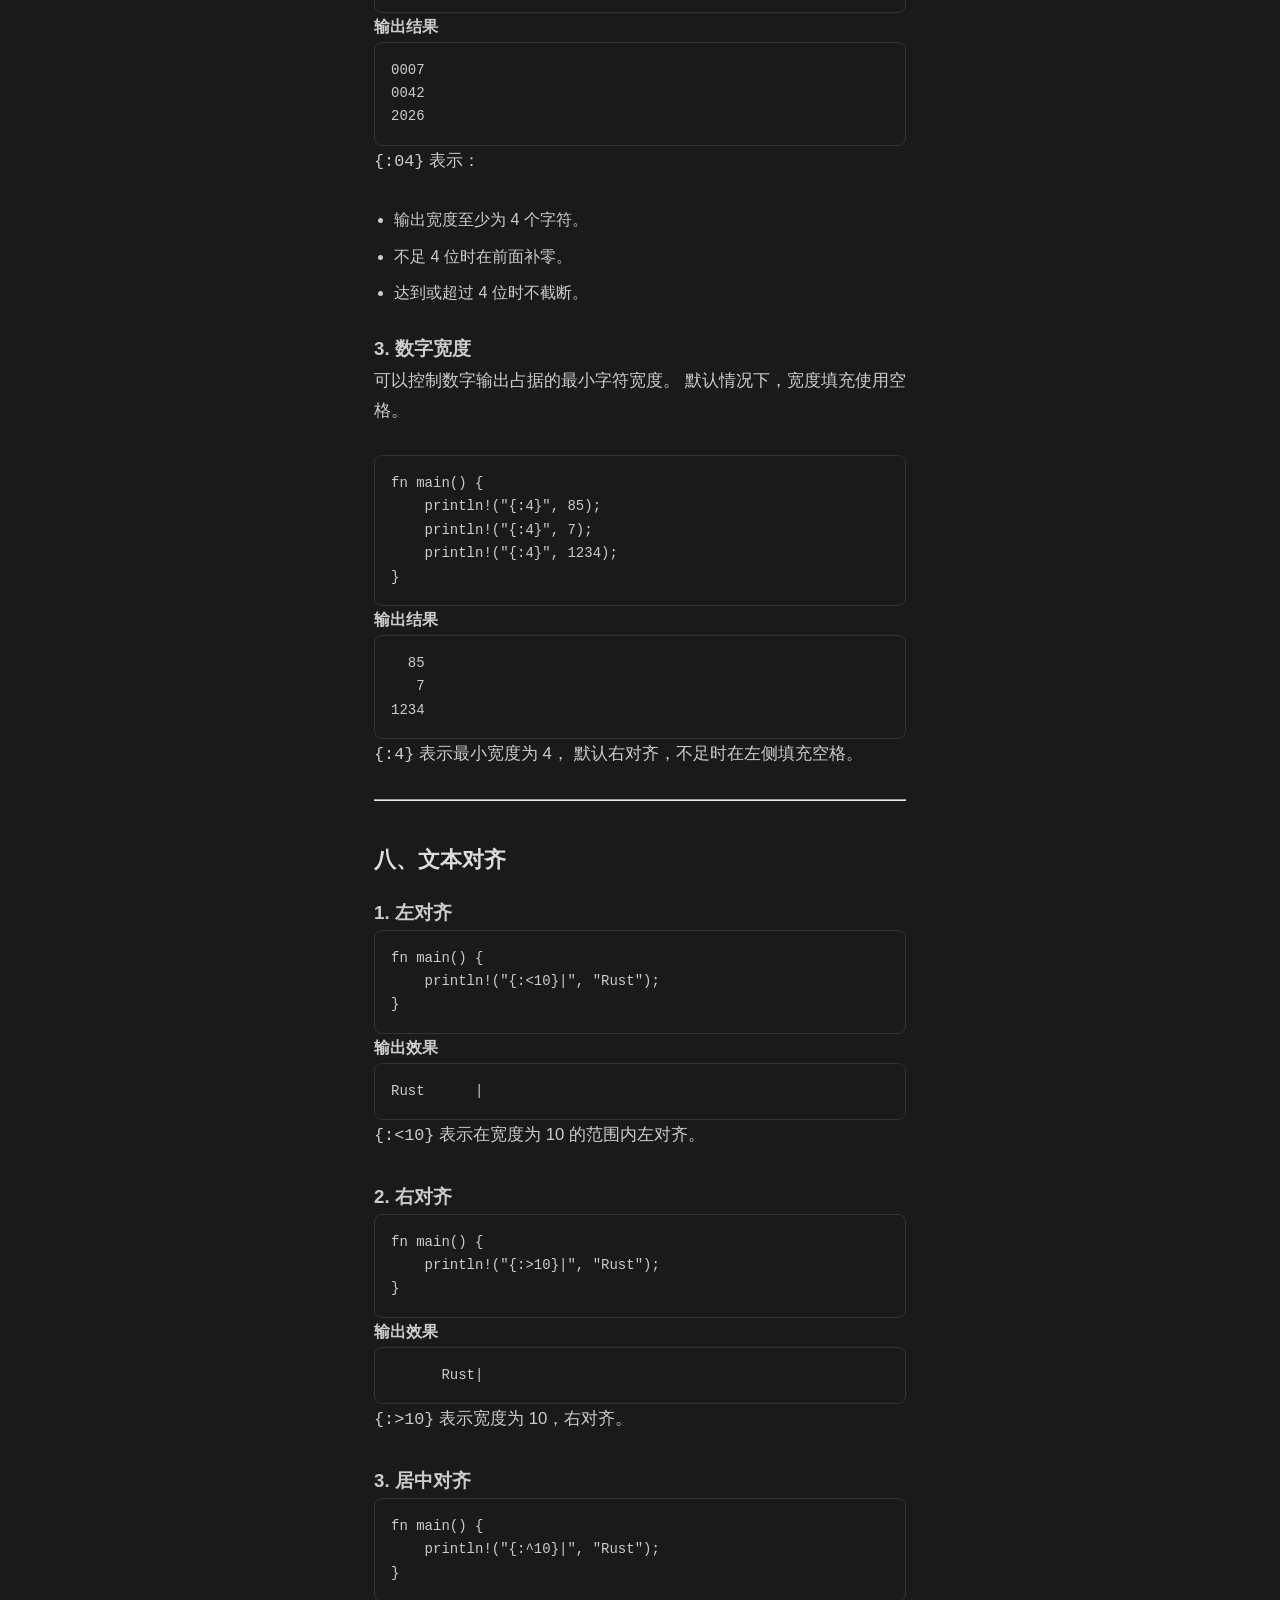
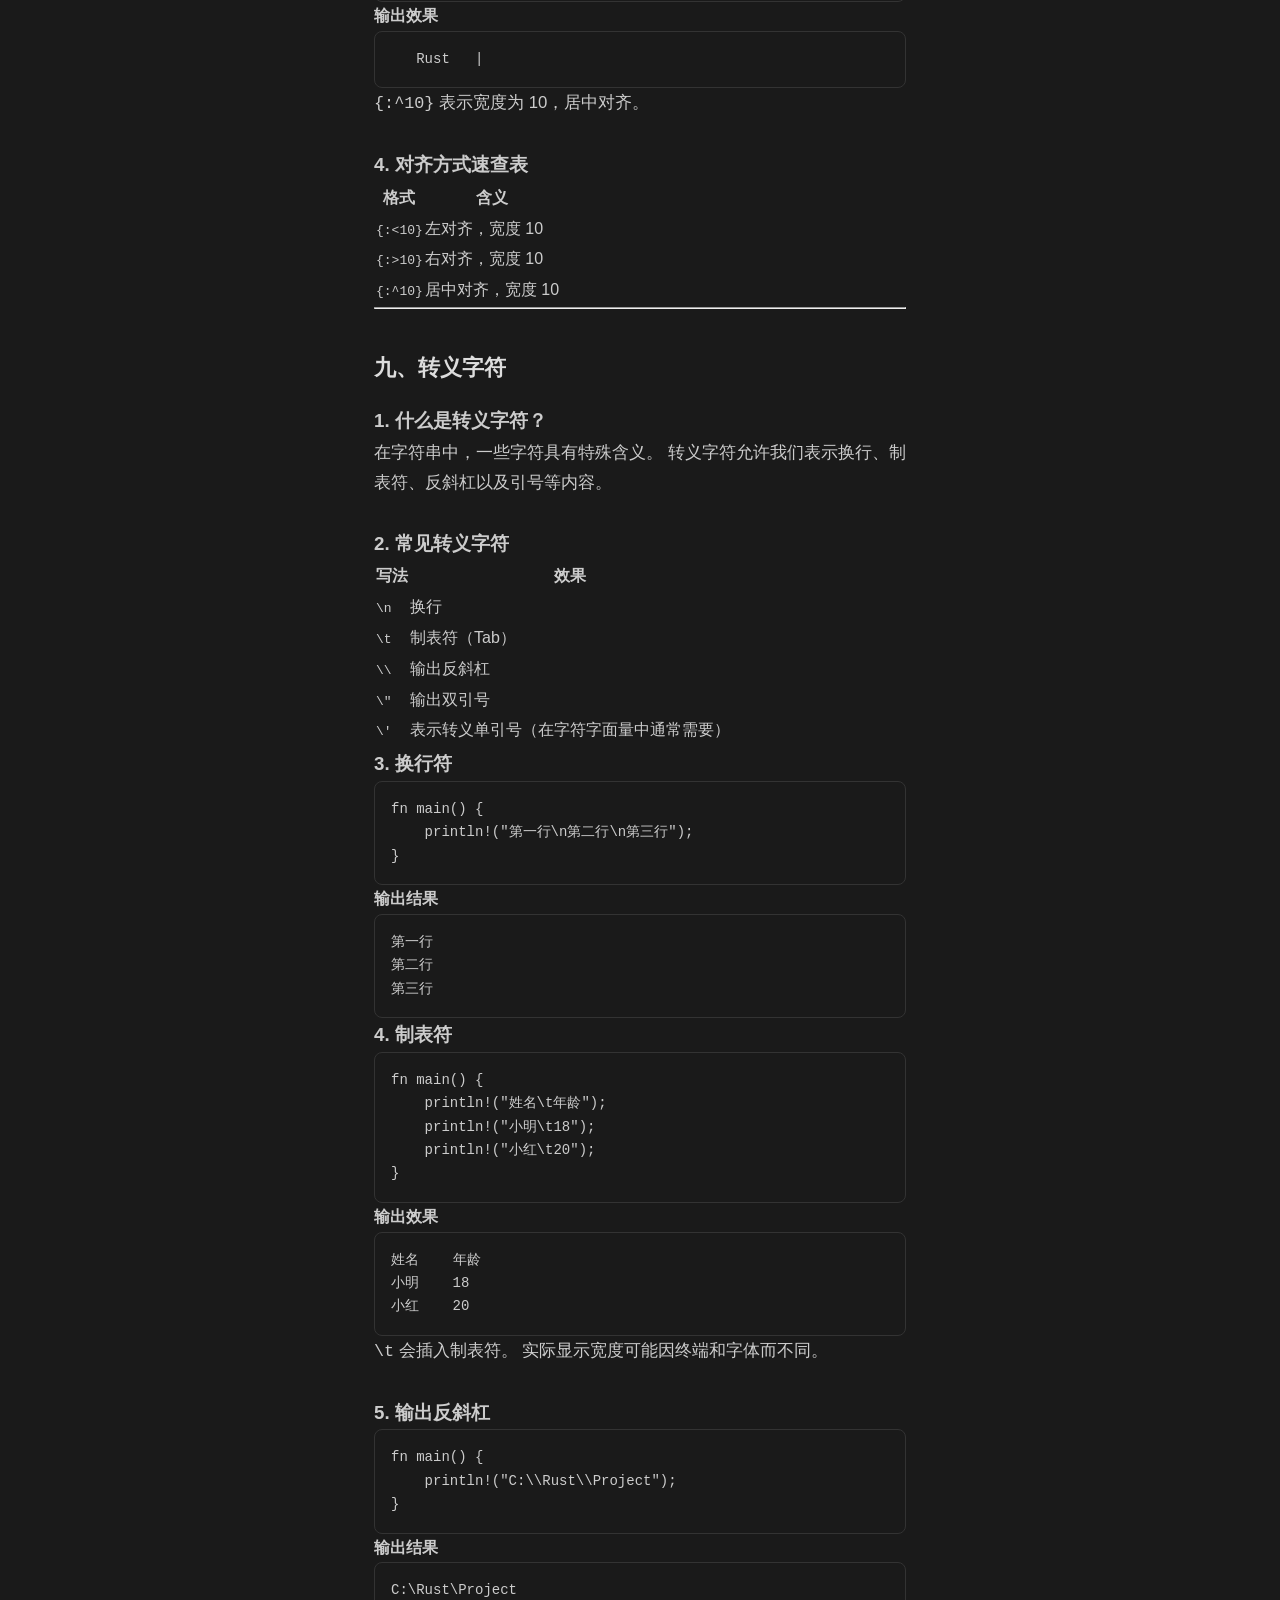
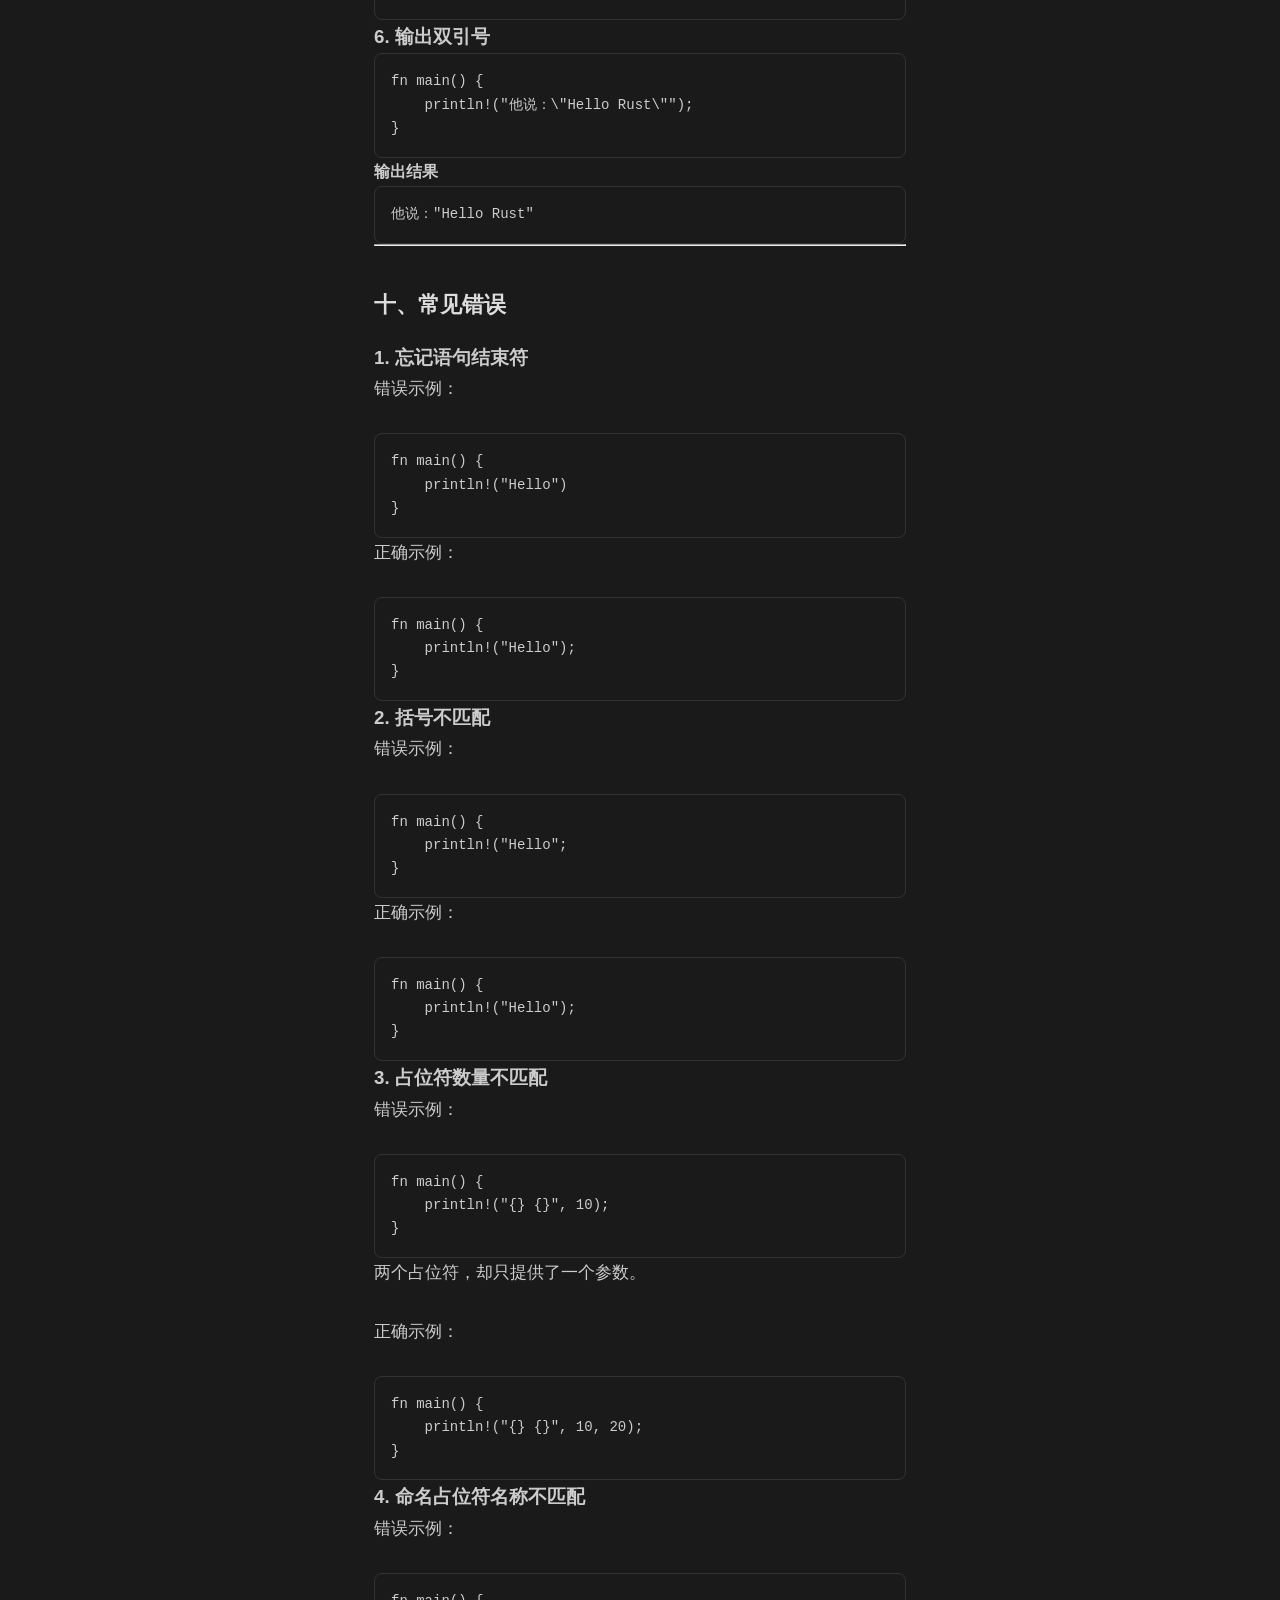
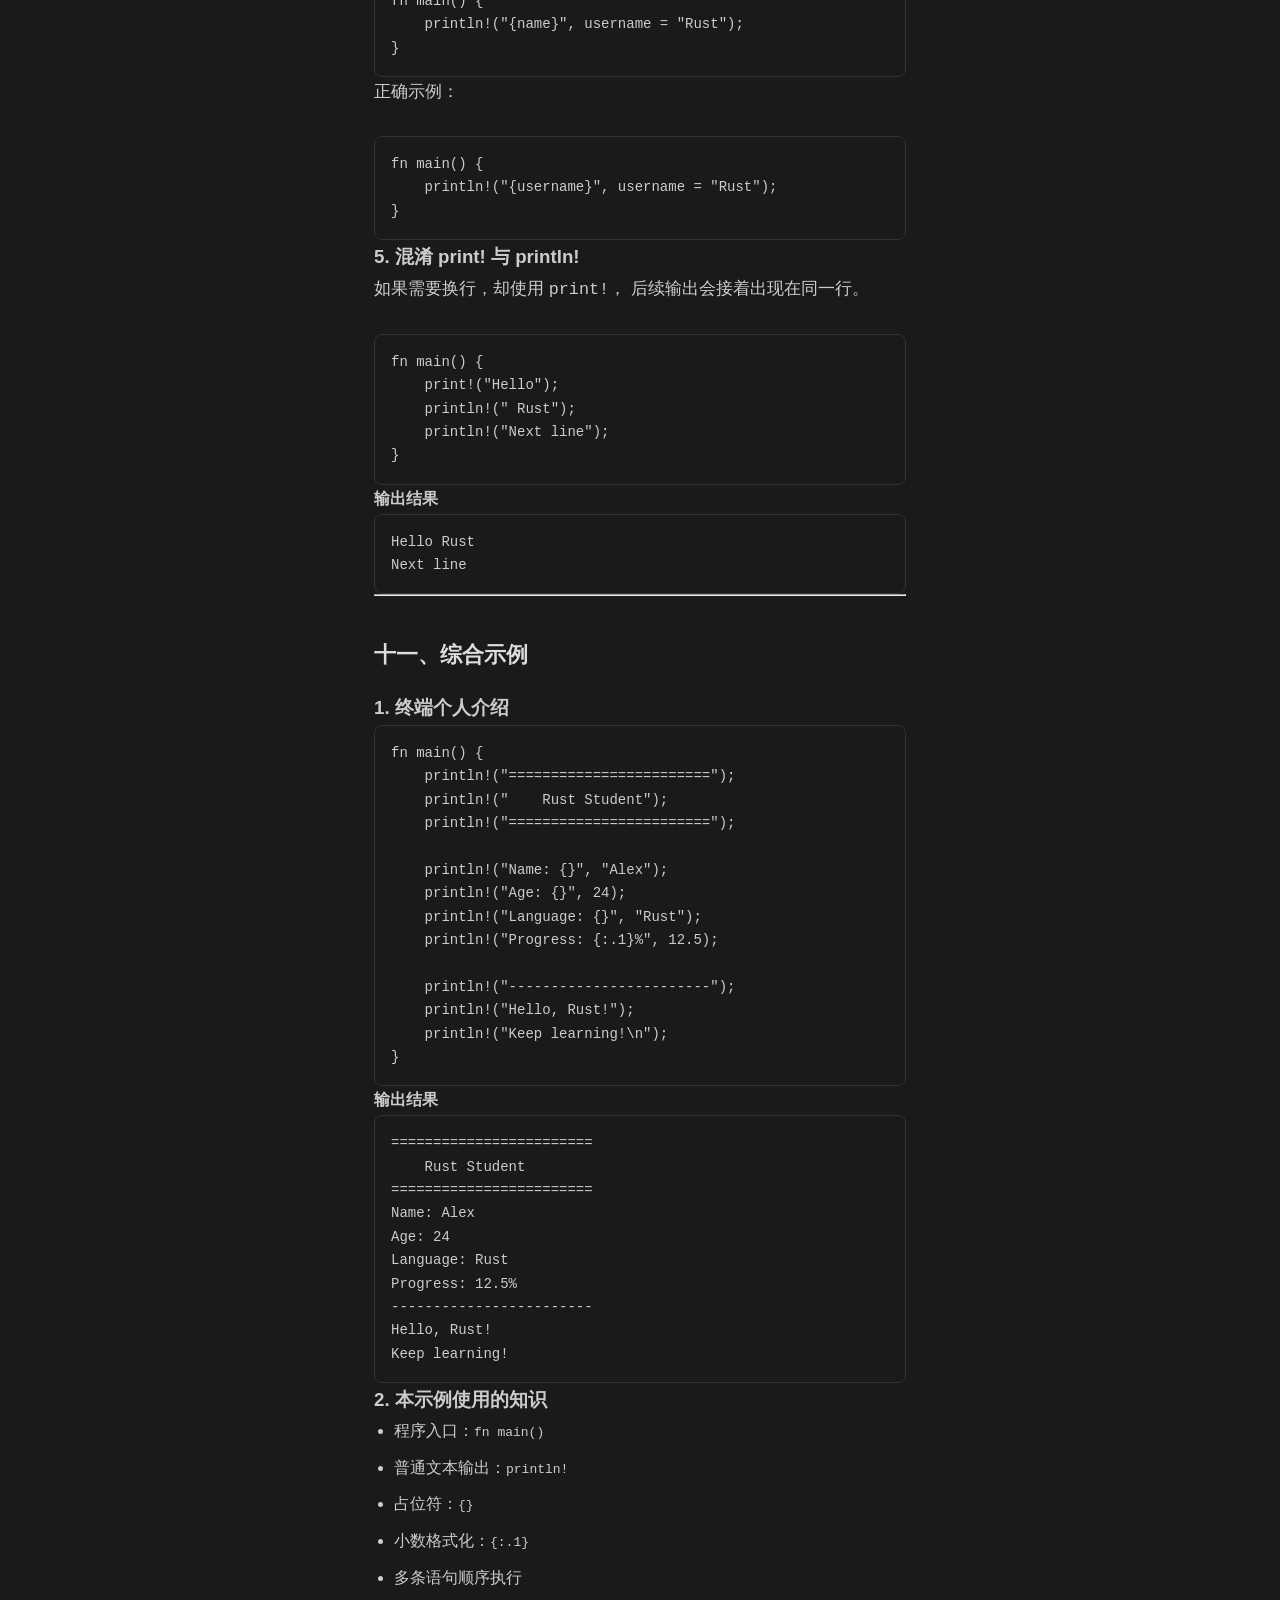
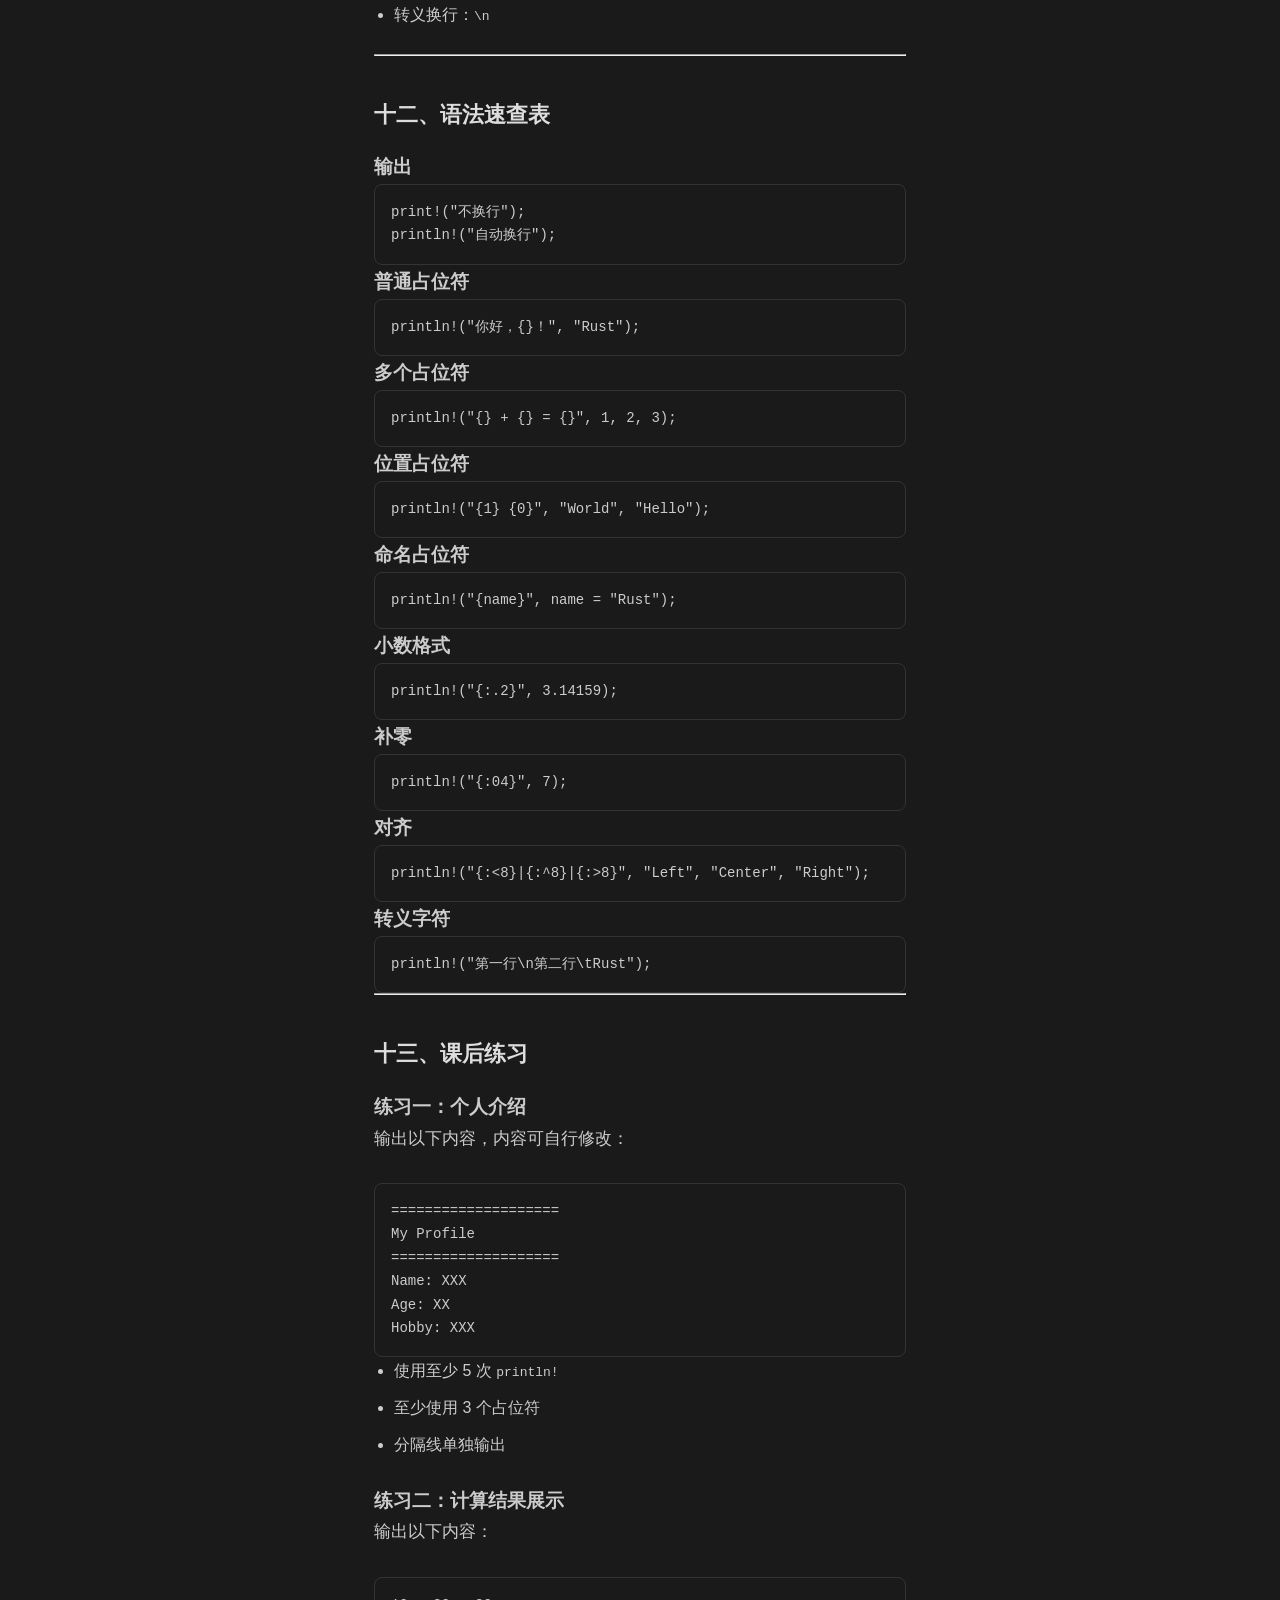
<file: articles/rust-lesson/rust-lesson-1-main.html>
<!DOCTYPE html>
<html lang="zh-CN">
<head>
  <meta charset="UTF-8">
  <meta name="viewport" content="width=device-width, initial-scale=1.0">
  <title>Rust学习笔记 - 星巡者Thalzryn 观测日志</title>
  <link rel="icon" href="../../favicon.ico" type="image/x-icon">
  <link rel="icon" href="../../favicon-32x32.png" type="image/png" sizes="32x32">
  <link rel="icon" href="../../favicon-48x48.png" type="image/png" sizes="48x48">
  <link rel="icon" href="../../favicon-192x192.png" type="image/png" sizes="192x192">
  <link rel="apple-touch-icon" href="../../apple-touch-icon.png">
  <link rel="stylesheet" href="../../assets/css/main.css">
  <link rel="stylesheet" href="../../assets/css/article.css">
  <link rel="stylesheet" href="../../assets/css/back-to-top .css">
</head>
<body>

  <nav>
    <a href="../../category-articles.html">← 文章</a>
  </nav>
    <button id="back-to-top" aria-label="返回顶部" title="返回顶部">
        ↑
    </button>

  <main>
<article class="rust-notes">

    <header>
        <h1>Rust 第一课：程序入口与格式化输出</h1>
    </header>
    <!-- 学习目标 -->
    <section>
        <h2>一、学习目标</h2>
        <p>完成本课后，你应该能够：</p>
        <ul>
            <li>理解 Rust 程序的基本结构。</li>
            <li>理解 <code>fn main()</code> 的作用。</li>
            <li>使用 <code>print!</code> 和 <code>println!</code> 输出内容。</li>
            <li>使用占位符输出不同的数据。</li>
            <li>使用位置参数与命名参数。</li>
            <li>控制数字格式、小数位数、补零与对齐方式。</li>
            <li>使用转义字符输出特殊内容。</li>
            <li>理解常见的格式化输出错误。</li>
        </ul>
    </section>

    <hr>

    <!-- main -->
    <section>
        <h2>二、Rust 程序的基本结构</h2>

        <h3>1. Hello World</h3>
        <p>Rust 可执行程序通常从 <code>main</code> 函数开始执行。</p>

        <pre><code class="language-rust">fn main() {
    println!("Hello, world!");
}</code></pre>

        <h3>2. 代码结构解析</h3>
        <table>
            <thead>
                <tr>
                    <th>代码</th>
                    <th>说明</th>
                </tr>
            </thead>
            <tbody>
                <tr>
                    <td><code>fn</code></td>
                    <td>用于声明函数（function）。</td>
                </tr>
                <tr>
                    <td><code>main</code></td>
                    <td>程序入口函数名称。</td>
                </tr>
                <tr>
                    <td><code>()</code></td>
                    <td>函数参数的位置，本例中没有参数。</td>
                </tr>
                <tr>
                    <td><code>{}</code></td>
                    <td>用于包围函数体，规定代码块的范围。</td>
                </tr>
                <tr>
                    <td><code>;</code></td>
                    <td>语句结束符。</td>
                </tr>
            </tbody>
        </table>

        <h3>3. main 函数</h3>
        <p>
            <code>main</code> 是普通 Rust 可执行程序的入口函数。
            当程序启动时，系统会从 <code>main</code> 开始执行。
        </p>

        <pre><code class="language-rust">fn main() {
    println!("第一条指令");
    println!("第二条指令");
    println!("第三条指令");
}</code></pre>

        <p>程序默认按照代码书写顺序执行，从上到下依次运行。</p>

        <h3>4. 大括号与代码块</h3>
        <p>
            Rust 使用大括号 <code>{}</code> 划定代码块。
            函数、条件语句、循环等结构都会使用大括号。
        </p>

        <pre><code class="language-rust">fn main() {
    // 代码写在这里
}</code></pre>
    </section>

    <hr>

    <!-- 输出 -->
    <section>
        <h2>三、终端输出：print! 与 println!</h2>

        <h3>1. println!</h3>
        <p>
            <code>println!</code> 用于向终端输出内容，并在输出结束后自动换行。
        </p>

        <pre><code class="language-rust">fn main() {
    println!("Hello, Rust!");
    println!("I am learning Rust.");
}</code></pre>

        <h4>输出结果</h4>
        <pre><code>Hello, Rust!
I am learning Rust.</code></pre>

        <h3>2. print!</h3>
        <p>
            <code>print!</code> 用于输出内容，但不会自动添加换行。
        </p>

        <pre><code class="language-rust">fn main() {
    print!("Hello ");
    print!("Rust ");
    print!("World!");
}</code></pre>

        <h4>输出结果</h4>
        <pre><code>Hello Rust World!</code></pre>

        <h3>3. 两者的区别</h3>
        <table>
            <thead>
                <tr>
                    <th>宏</th>
                    <th>作用</th>
                    <th>是否自动换行</th>
                </tr>
            </thead>
            <tbody>
                <tr>
                    <td><code>print!</code></td>
                    <td>输出内容</td>
                    <td>否</td>
                </tr>
                <tr>
                    <td><code>println!</code></td>
                    <td>输出内容</td>
                    <td>是</td>
                </tr>
            </tbody>
        </table>

        <h3>4. 混合使用</h3>
        <pre><code class="language-rust">fn main() {
    print!("Hello ");
    print!("Rust ");
    println!("World!");
    println!("Next line.");
}</code></pre>

        <h4>输出结果</h4>
        <pre><code>Hello Rust World!
Next line.</code></pre>

        <p>
            前两个 <code>print!</code> 不换行，
            第三个 <code>println!</code> 输出完成后换行，
            因此最后一句出现在新的一行。
        </p>
    </section>

    <hr>

    <!-- 占位符 -->
    <section>
        <h2>四、格式化输出与占位符</h2>

        <h3>1. 什么是占位符？</h3>
        <p>
            占位符用于在字符串中预留位置，
            并在输出时将对应的数据填入其中。
        </p>

        <p>最基本的占位符是 <code>{}</code>。</p>

        <pre><code class="language-rust">fn main() {
    println!("我今年 {} 岁", 24);
}</code></pre>

        <h4>输出结果</h4>
        <pre><code>我今年 24 岁</code></pre>

        <p>其中：</p>
        <ul>
            <li><code>{}</code> 表示数据填入的位置。</li>
            <li><code>24</code> 是传入的值。</li>
            <li>Rust 在输出时将数据格式化并填入占位符。</li>
        </ul>

        <h3>2. 多个占位符</h3>
        <p>一段字符串中可以包含多个占位符。</p>

        <pre><code class="language-rust">fn main() {
    println!("我有 {} 个苹果，{} 个橘子。", 3, 5);
}</code></pre>

        <h4>输出结果</h4>
        <pre><code>我有 3 个苹果，5 个橘子。</code></pre>

        <p>
            默认情况下，占位符按从左到右的顺序，
            匹配后面提供的参数。
        </p>

        <table>
            <thead>
                <tr>
                    <th>占位符</th>
                    <th>对应参数</th>
                    <th>输出</th>
                </tr>
            </thead>
            <tbody>
                <tr>
                    <td>第一个 <code>{}</code></td>
                    <td>3</td>
                    <td>3</td>
                </tr>
                <tr>
                    <td>第二个 <code>{}</code></td>
                    <td>5</td>
                    <td>5</td>
                </tr>
            </tbody>
        </table>

        <h3>3. 不同类型的数据</h3>
        <p>占位符不仅可以输出数字，也可以输出文字。</p>

        <pre><code class="language-rust">fn main() {
    println!(
        "姓名：{}，年龄：{}，身高：{} cm",
        "小明", 18, 175
    );
}</code></pre>

        <h4>输出结果</h4>
        <pre><code>姓名：小明，年龄：18，身高：175 cm</code></pre>
    </section>

    <hr>

    <!-- 位置参数 -->
    <section>
        <h2>五、位置占位符</h2>

        <h3>1. 什么是位置参数？</h3>
        <p>
            Rust 允许通过参数的索引来指定占位符使用哪个数据，
            而不必按照参数的默认顺序输出。
        </p>

        <p>位置索引从 <strong>0</strong> 开始。</p>

        <pre><code class="language-rust">fn main() {
    println!("{1} {0}", "World", "Hello");
}</code></pre>

        <h4>输出结果</h4>
        <pre><code>Hello World</code></pre>

        <h3>2. 参数索引对应关系</h3>
        <table>
            <thead>
                <tr>
                    <th>索引</th>
                    <th>参数</th>
                </tr>
            </thead>
            <tbody>
                <tr>
                    <td><code>0</code></td>
                    <td><code>"World"</code></td>
                </tr>
                <tr>
                    <td><code>1</code></td>
                    <td><code>"Hello"</code></td>
                </tr>
            </tbody>
        </table>

        <p>因此：</p>
        <ul>
            <li><code>{0}</code> 输出第 0 个参数。</li>
            <li><code>{1}</code> 输出第 1 个参数。</li>
        </ul>

        <h3>3. 改变输出顺序</h3>
        <pre><code class="language-rust">fn main() {
    println!("{2}, {0}, {1}!", "world", "Rust", "Hello");
}</code></pre>

        <h4>输出结果</h4>
        <pre><code>Hello, world, Rust!</code></pre>

        <p>
            参数顺序不需要改变，
            只需改变占位符中的索引即可控制输出顺序。
        </p>

        <h3>4. 重复使用同一个参数</h3>
        <p>同一个位置参数可以被多次引用。</p>

        <pre><code class="language-rust">fn main() {
    println!("{0}，欢迎学习 Rust！{0}，加油！", "同学");
}</code></pre>

        <h4>输出结果</h4>
        <pre><code>同学，欢迎学习 Rust！同学，加油！</code></pre>

        <p>
            这里两次使用 <code>{0}</code>，
            它们都会引用同一个参数。
        </p>
    </section>

    <hr>

    <!-- 命名参数 -->
    <section>
        <h2>六、命名占位符</h2>

        <h3>1. 使用名称代替索引</h3>
        <p>
            命名占位符允许使用名称引用数据，
            使代码更加直观和容易阅读。
        </p>

        <pre><code class="language-rust">fn main() {
    println!(
        "{name} 今年 {age} 岁",
        name = "小明",
        age = 18
    );
}</code></pre>

        <h4>输出结果</h4>
        <pre><code>小明 今年 18 岁</code></pre>

        <h3>2. 命名参数对应关系</h3>
        <table>
            <thead>
                <tr>
                    <th>占位符</th>
                    <th>参数</th>
                </tr>
            </thead>
            <tbody>
                <tr>
                    <td><code>{name}</code></td>
                    <td><code>name = "小明"</code></td>
                </tr>
                <tr>
                    <td><code>{age}</code></td>
                    <td><code>age = 18</code></td>
                </tr>
            </tbody>
        </table>

        <h3>3. 多个命名参数</h3>
        <pre><code class="language-rust">fn main() {
    println!(
        "玩家：{player} | 等级：{level} | HP：{hp}",
        player = "Knight",
        level = 20,
        hp = 100
    );
}</code></pre>

        <h4>输出结果</h4>
        <pre><code>玩家：Knight | 等级：20 | HP：100</code></pre>

        <<h3>4. 命名占位符的优点</h3>
        <ul>
            <li>可读性更强。</li>
            <li>不容易搞错参数对应关系。</li>
            <li>适合包含多个参数的格式化字符串。</li>
            <li>修改参数排列顺序时，不需要修改占位符名称。</li>
        </ul>
    </section>

    <hr>

    <!-- 数字格式化 -->
    <section>
        <h2>七、数字格式化</h2>

        <h3>1. 控制小数位数</h3>
        <p>
            可以通过精度格式指定浮点数输出时保留的小数位数。
        </p>

        <pre><code class="language-rust">fn main() {
    println!("{:.1}", 3.1415926);
    println!("{:.2}", 3.1415926);
    println!("{:.3}", 3.1415926);
    println!("{:.4}", 3.1415926);
}</code></pre>

        <h4>输出结果</h4>
        <pre><code>3.1
3.14
3.142
3.1416</code></pre>

        <table>
            <thead>
                <tr>
                    <th>格式</th>
                    <th>含义</th>
                </tr>
            </thead>
            <tbody>
                <tr>
                    <td><code>{}</code></td>
                    <td>默认格式</td>
                </tr>
                <tr>
                    <td><code>{:.1}</code></td>
                    <td>保留 1 位小数</td>
                </tr>
                <tr>
                    <td><code>{:.2}</code></td>
                    <td>保留 2 位小数</td>
                </tr>
                <tr>
                    <td><code>{:.3}</code></td>
                    <td>保留 3 位小数</td>
                </tr>
                <tr>
                    <td><code>{:.4}</code></td>
                    <td>保留 4 位小数</td>
                </tr>
            </tbody>
        </table>

        <p>输出时会根据指定精度进行舍入。</p>

        <h3>2. 整数补零</h3>
        <p>
            可以指定数字的最小输出宽度，
            并使用零填充不足的位数。
        </p>

        <pre><code class="language-rust">fn main() {
    println!("{:04}", 7);
    println!("{:04}", 42);
    println!("{:04}", 2026);
}</code></pre>

        <h4>输出结果</h4>
        <pre><code>0007
0042
2026</code></pre>

        <p><code>{:04}</code> 表示：</p>
        <ul>
            <li>输出宽度至少为 4 个字符。</li>
            <li>不足 4 位时在前面补零。</li>
            <li>达到或超过 4 位时不截断。</li>
        </ul>

        <h3>3. 数字宽度</h3>
        <p>
            可以控制数字输出占据的最小字符宽度。
            默认情况下，宽度填充使用空格。
        </p>

        <pre><code class="language-rust">fn main() {
    println!("{:4}", 85);
    println!("{:4}", 7);
    println!("{:4}", 1234);
}</code></pre>

        <h4>输出结果</h4>
        <pre><code>  85
   7
1234</code></pre>

        <p>
            <code>{:4}</code> 表示最小宽度为 4，
            默认右对齐，不足时在左侧填充空格。
        </p>
    </section>

    <hr>

    <!-- 对齐 -->
    <section>
        <h2>八、文本对齐</h2>

        <h3>1. 左对齐</h3>
        <pre><code class="language-rust">fn main() {
    println!("{:&lt;10}|", "Rust");
}</code></pre>

        <h4>输出效果</h4>
        <pre><code>Rust      |</code></pre>

        <p><code>{:&lt;10}</code> 表示在宽度为 10 的范围内左对齐。</p>

        <h3>2. 右对齐</h3>
        <pre><code class="language-rust">fn main() {
    println!("{:&gt;10}|", "Rust");
}</code></pre>

        <h4>输出效果</h4>
        <pre><code>      Rust|</code></pre>

        <p><code>{:&gt;10}</code> 表示宽度为 10，右对齐。</p>

        <h3>3. 居中对齐</h3>
        <pre><code class="language-rust">fn main() {
    println!("{:^10}|", "Rust");
}</code></pre>

        <h4>输出效果</h4>
        <pre><code>   Rust   |</code></pre>

        <p><code>{:^10}</code> 表示宽度为 10，居中对齐。</p>

        <h3>4. 对齐方式速查表</h3>
        <table>
            <thead>
                <tr>
                    <th>格式</th>
                    <th>含义</th>
                </tr>
            </thead>
            <tbody>
                <tr>
                    <td><code>{:&lt;10}</code></td>
                    <td>左对齐，宽度 10</td>
                </tr>
                <tr>
                    <td><code>{:&gt;10}</code></td>
                    <td>右对齐，宽度 10</td>
                </tr>
                <tr>
                    <td><code>{:^10}</code></td>
                    <td>居中对齐，宽度 10</td>
                </tr>
            </tbody>
        </table>
    </section>

    <hr>    

    <!-- 转义字符 -->
    <section>
        <h2>九、转义字符</h2>

        <h3>1. 什么是转义字符？</h3>
        <p>
            在字符串中，一些字符具有特殊含义。
            转义字符允许我们表示换行、制表符、反斜杠以及引号等内容。
        </p>

        <h3>2. 常见转义字符</h3>
        <table>
            <thead>
                <tr>
                    <th>写法</th>
                    <th>效果</th>
                </tr>
            </thead>
            <tbody>
                <tr>
                    <td><code>\n</code></td>
                    <td>换行</td>
                </tr>
                <tr>
                    <td><code>\t</code></td>
                    <td>制表符（Tab）</td>
                </tr>
                <tr>
                    <td><code>\\</code></td>
                    <td>输出反斜杠</td>
                </tr>
                <tr>
                    <td><code>\"</code></td>
                    <td>输出双引号</td>
                </tr>
                <tr>
                    <td><code>\'</code></td>
                    <td>表示转义单引号（在字符字面量中通常需要）</td>
                </tr>
            </tbody>
        </table>

        <h3>3. 换行符</h3>
        <pre><code class="language-rust">fn main() {
    println!("第一行\n第二行\n第三行");
}</code></pre>

        <h4>输出结果</h4>
        <pre><code>第一行
第二行
第三行</code></pre>

        <h3>4. 制表符</h3>
        <pre><code class="language-rust">fn main() {
    println!("姓名\t年龄");
    println!("小明\t18");
    println!("小红\t20");
}</code></pre>

        <h4>输出效果</h4>
        <pre><code>姓名    年龄
小明    18
小红    20</code></pre>

        <p>
            <code>\t</code> 会插入制表符。
            实际显示宽度可能因终端和字体而不同。
        </p>

        <h3>5. 输出反斜杠</h3>
        <pre><code class="language-rust">fn main() {
    println!("C:\\Rust\\Project");
}</code></pre>

        <h4>输出结果</h4>
        <pre><code>C:\Rust\Project</code></pre>

        <h3>6. 输出双引号</h3>
        <pre><code class="language-rust">fn main() {
    println!("他说：\"Hello Rust\"");
}</code></pre>

        <h4>输出结果</h4>
        <pre><code>他说："Hello Rust"</code></pre>
    </section>

    <hr>

    <!-- 错误 -->
    <section>
        <h2>十、常见错误</h2>

        <h3>1. 忘记语句结束符</h3>
        <p>错误示例：</p>
        <pre><code class="language-rust">fn main() {
    println!("Hello")
}</code></pre>

        <p>正确示例：</p>
        <pre><code class="language-rust">fn main() {
    println!("Hello");
}</code></pre>

        <h3>2. 括号不匹配</h3>
        <p>错误示例：</p>
        <pre><code class="language-rust">fn main() {
    println!("Hello";
}</code></pre>

        <p>正确示例：</p>
        <pre><code class="language-rust">fn main() {
    println!("Hello");
}</code></pre>

        <h3>3. 占位符数量不匹配</h3>
        <p>错误示例：</p>
        <pre><code class="language-rust">fn main() {
    println!("{} {}", 10);
}</code></pre>

        <p>两个占位符，却只提供了一个参数。</p>

        <p>正确示例：</p>
        <pre><code class="language-rust">fn main() {
    println!("{} {}", 10, 20);
}</code></pre>

        <h3>4. 命名占位符名称不匹配</h3>
        <p>错误示例：</p>
        <pre><code class="language-rust">fn main() {
    println!("{name}", username = "Rust");
}</code></pre>

        <p>正确示例：</p>
        <pre><code class="language-rust">fn main() {
    println!("{username}", username = "Rust");
}</code></pre>

        <h3>5. 混淆 print! 与 println!</h3>
        <p>
            如果需要换行，却使用 <code>print!</code>，
            后续输出会接着出现在同一行。
        </p>

        <pre><code class="language-rust">fn main() {
    print!("Hello");
    println!(" Rust");
    println!("Next line");
}</code></pre>

        <h4>输出结果</h4>
        <pre><code>Hello Rust
Next line</code></pre>
    </section>

    <hr>

    <!-- 综合示例 -->
    <section>
        <h2>十一、综合示例</h2>

        <h3>1. 终端个人介绍</h3>
        <pre><code class="language-rust">fn main() {
    println!("========================");
    println!("    Rust Student");
    println!("========================");

    println!("Name: {}", "Alex");
    println!("Age: {}", 24);
    println!("Language: {}", "Rust");
    println!("Progress: {:.1}%", 12.5);

    println!("------------------------");
    println!("Hello, Rust!");
    println!("Keep learning!\n");
}</code></pre>

        <h4>输出结果</h4>
        <pre><code>========================
    Rust Student
========================
Name: Alex
Age: 24
Language: Rust
Progress: 12.5%
------------------------
Hello, Rust!
Keep learning!</code></pre>

        <h3>2. 本示例使用的知识</h3>
        <ul>
            <li>程序入口：<code>fn main()</code></li>
            <li>普通文本输出：<code>println!</code></li>
            <li>占位符：<code>{}</code></li>
            <li>小数格式化：<code>{:.1}</code></li>
            <li>多条语句顺序执行</li>
            <li>转义换行：<code>\n</code></li>
        </ul>
    </section>

    <hr>

    <!-- 速查表 -->
    <section>
        <h2>十二、语法速查表</h2>

        <h3>输出</h3>
        <pre><code class="language-rust">print!("不换行");
println!("自动换行");</code></pre>

        <h3>普通占位符</h3>
        <pre><code class="language-rust">println!("你好，{}！", "Rust");</code></pre>

        <h3>多个占位符</h3>
        <pre><code class="language-rust">println!("{} + {} = {}", 1, 2, 3);</code></pre>

        <h3>位置占位符</h3>
        <pre><code class="language-rust">println!("{1} {0}", "World", "Hello");</code></pre>

        <h3>命名占位符</h3>
        <pre><code class="language-rust">println!("{name}", name = "Rust");</code></pre>

        <h3>小数格式</h3>
        <pre><code class="language-rust">println!("{:.2}", 3.14159);</code></pre>

        <h3>补零</h3>
        <pre><code class="language-rust">println!("{:04}", 7);</code></pre>

        <h3>对齐</h3>
        <pre><code class="language-rust">println!("{:&lt;8}|{:^8}|{:&gt;8}", "Left", "Center", "Right");</code></pre>

        <h3>转义字符</h3>
        <pre><code class="language-rust">println!("第一行\n第二行\tRust");</code></pre>
    </section>

    <hr>

    <!-- 作业 -->
    <section>
        <h2>十三、课后练习</h2>

        <h3>练习一：个人介绍</h3>
        <p>输出以下内容，内容可自行修改：</p>
        <pre><code>====================
My Profile
====================
Name: XXX
Age: XX
Hobby: XXX</code></pre>
        <ul>
            <li>使用至少 5 次 <code>println!</code></li>
            <li>至少使用 3 个占位符</li>
            <li>分隔线单独输出</li>
        </ul>

        <h3>练习二：计算结果展示</h3>
        <p>输出以下内容：</p>
        <pre><code>10 + 20 = 30
50 - 8 = 42
6 * 7 = 42</code></pre>
        <ul>
            <li>数字与结果必须通过占位符传入。</li>
            <li>不允许将整句话写成固定文本。</li>
        </ul>

        <h3>练习三：数字格式化</h3>
        <p>输出：</p>
        <pre><code>Number: 0007
Pi: 3.14
Score:  85</code></pre>
        <ul>
            <li><code>0007</code> 使用补零格式。</li>
            <li><code>3.14</code> 使用小数格式。</li>
            <li><code>85</code> 使用宽度为 4 的右对齐格式。</li>
        </ul>

        <h3>练习四：位置参数</h3>
        <p>给定数据：</p>
        <pre><code class="language-rust">"Linux"
"Rust"
"Arch"</code></pre>

        <p>通过位置占位符输出：</p>
        <pre><code>I use Arch, learn Rust, and love Linux.</code></pre>

        <ul>
            <li>不能按最终输出顺序重新排列参数。</li>
            <li>必须使用位置索引。</li>
        </ul>
    </section>

    <hr>

    <!-- 总结 -->
    <section>
        <h2>十四、课程总结</h2>
        <p>本课学习了 Rust 程序的基础结构与终端输出。</p>

        <ul>
            <li><code>fn main()</code>：程序入口。</li>
            <li><code>println!</code>：输出并换行。</li>
            <li><code>print!</code>：输出但不换行。</li>
            <li><code>{}</code>：普通占位符。</li>
            <li><code>{0}</code>、<code>{1}</code>：位置占位符。</li>
            <li><code>{name}</code>：命名占位符。</li>
            <li><code>{:.2}</code>：控制小数位数。</li>
            <li><code>{:04}</code>：数字补零。</li>
            <li><code>{:&lt;10}</code>、<code>{:&gt;10}</code>、<code>{:^10}</code>：对齐格式。</li>
            <li><code>\n</code>、<code>\t</code>、<code>\\</code>、<code>\"</code>：转义字符。</li>
        </ul>
    </section>
<script src="../../assets/js/back-to-top.js" defer></script>
</article>
  </main>

</body>
</html>
</file>
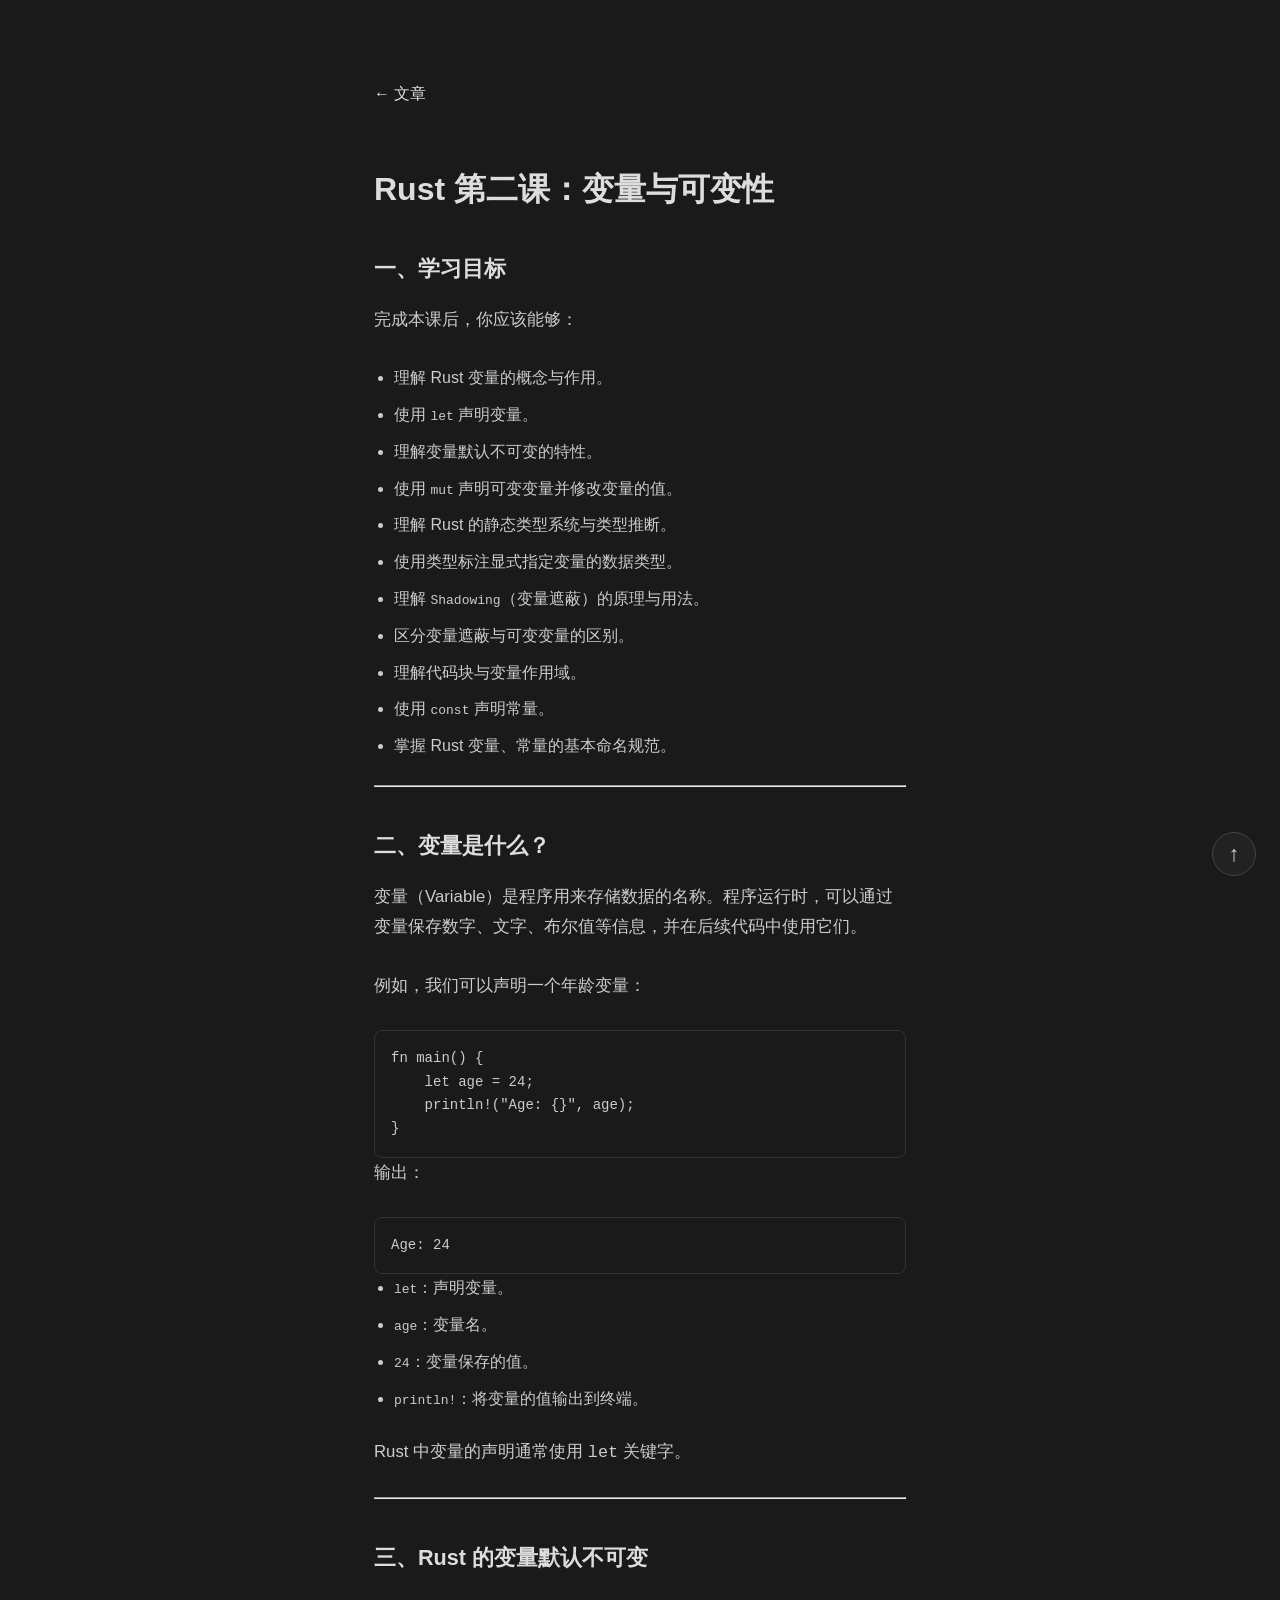
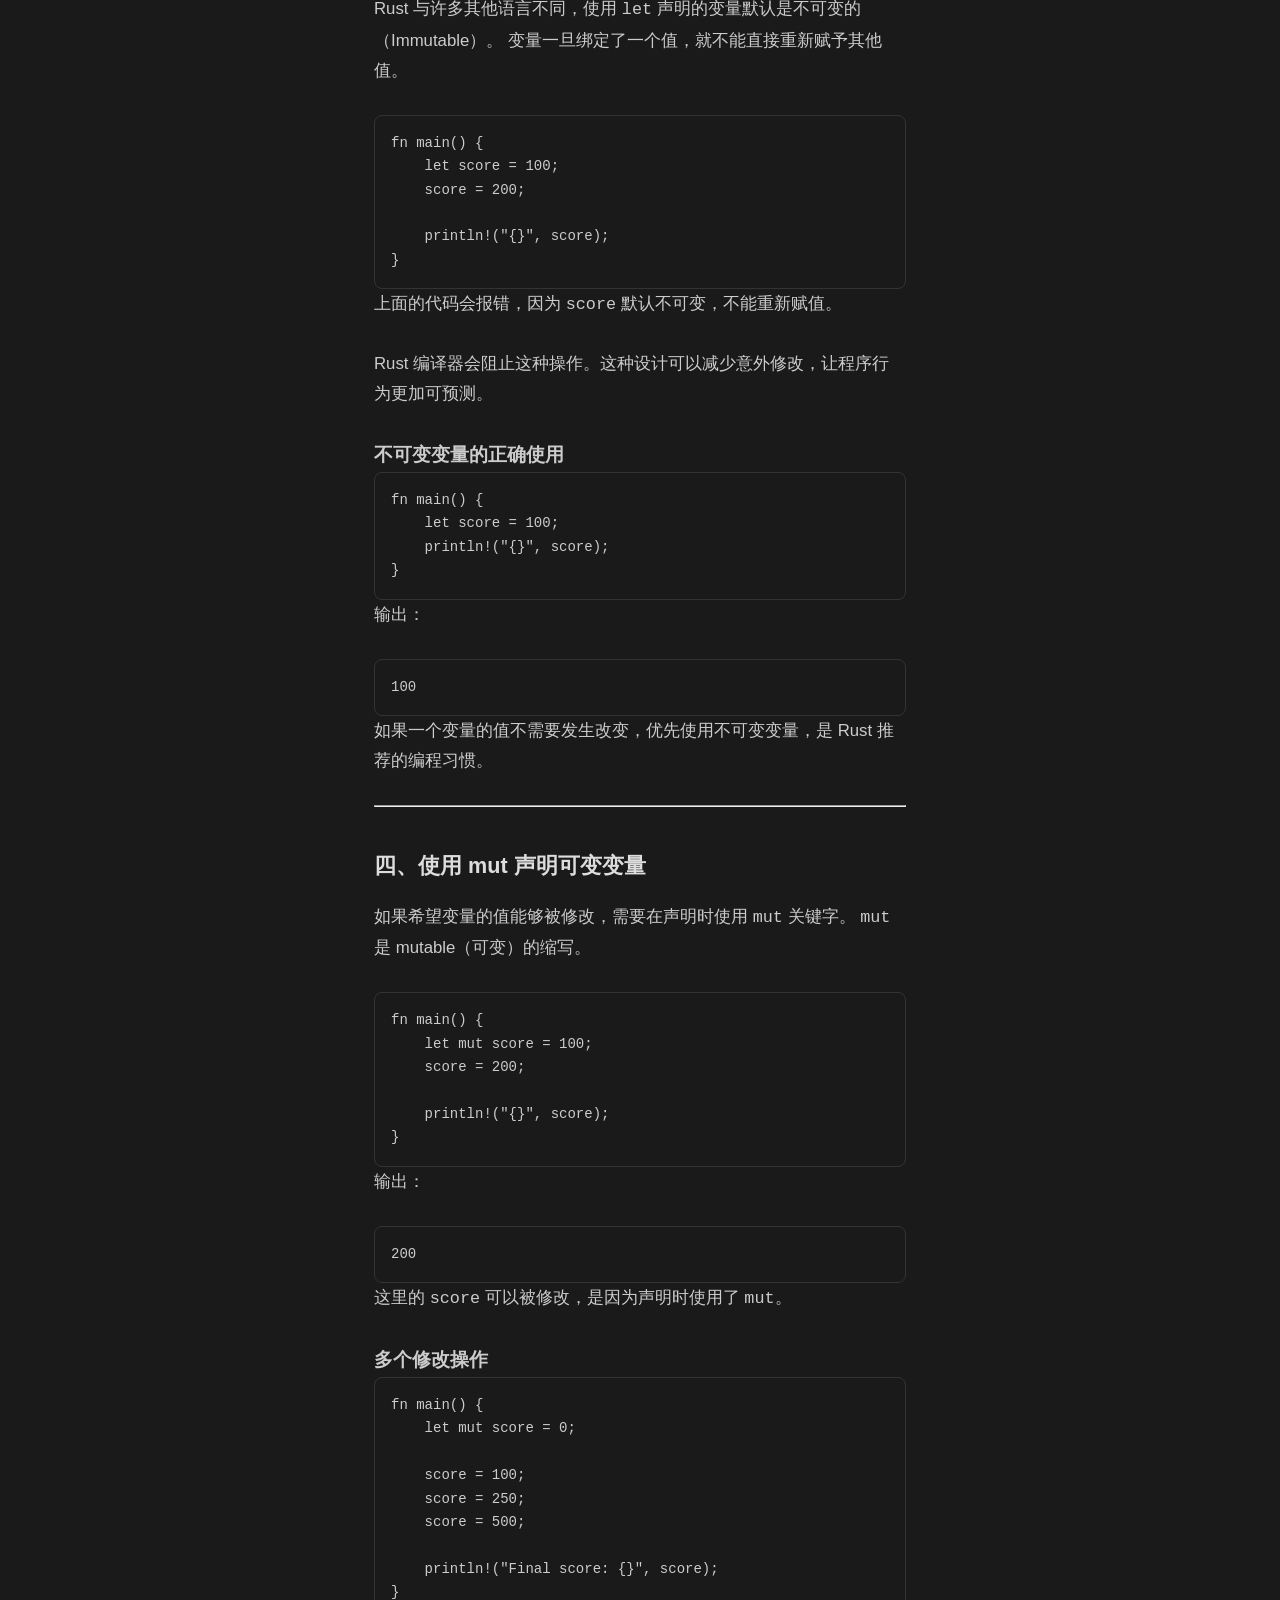
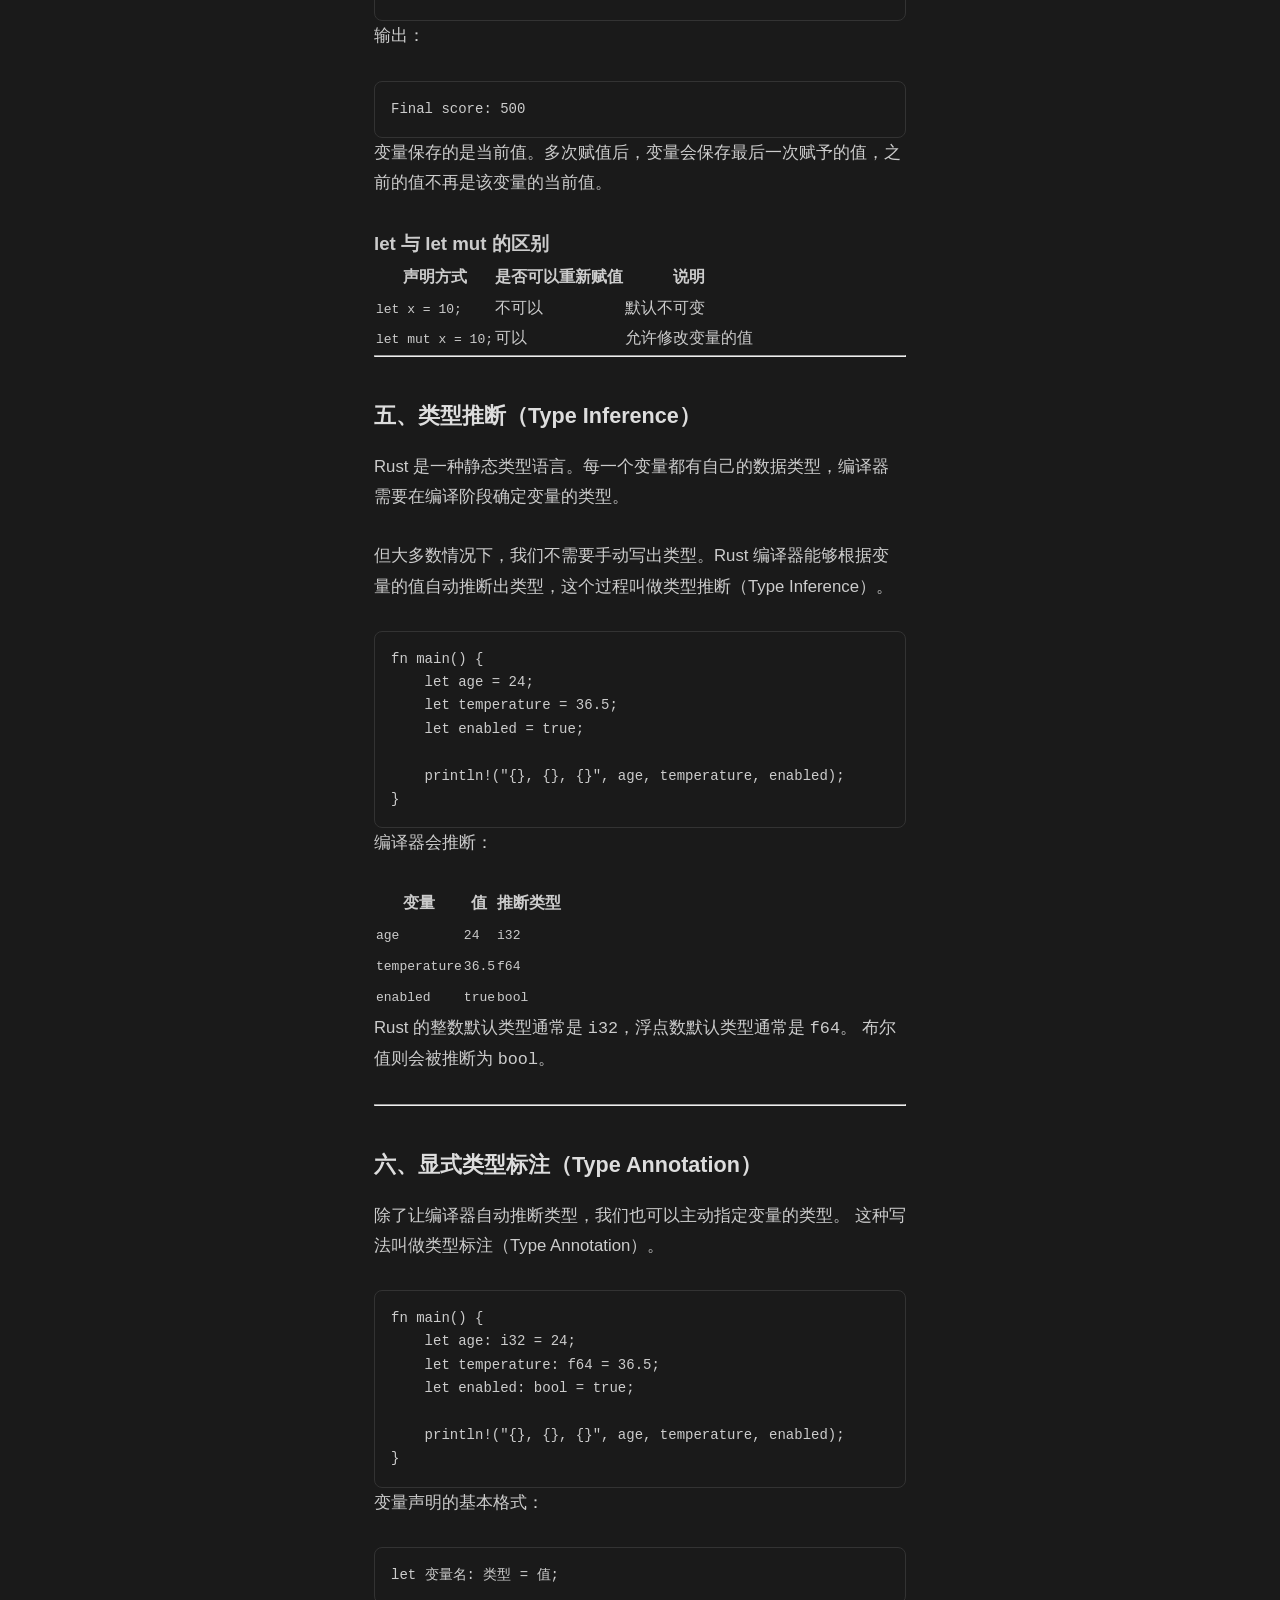
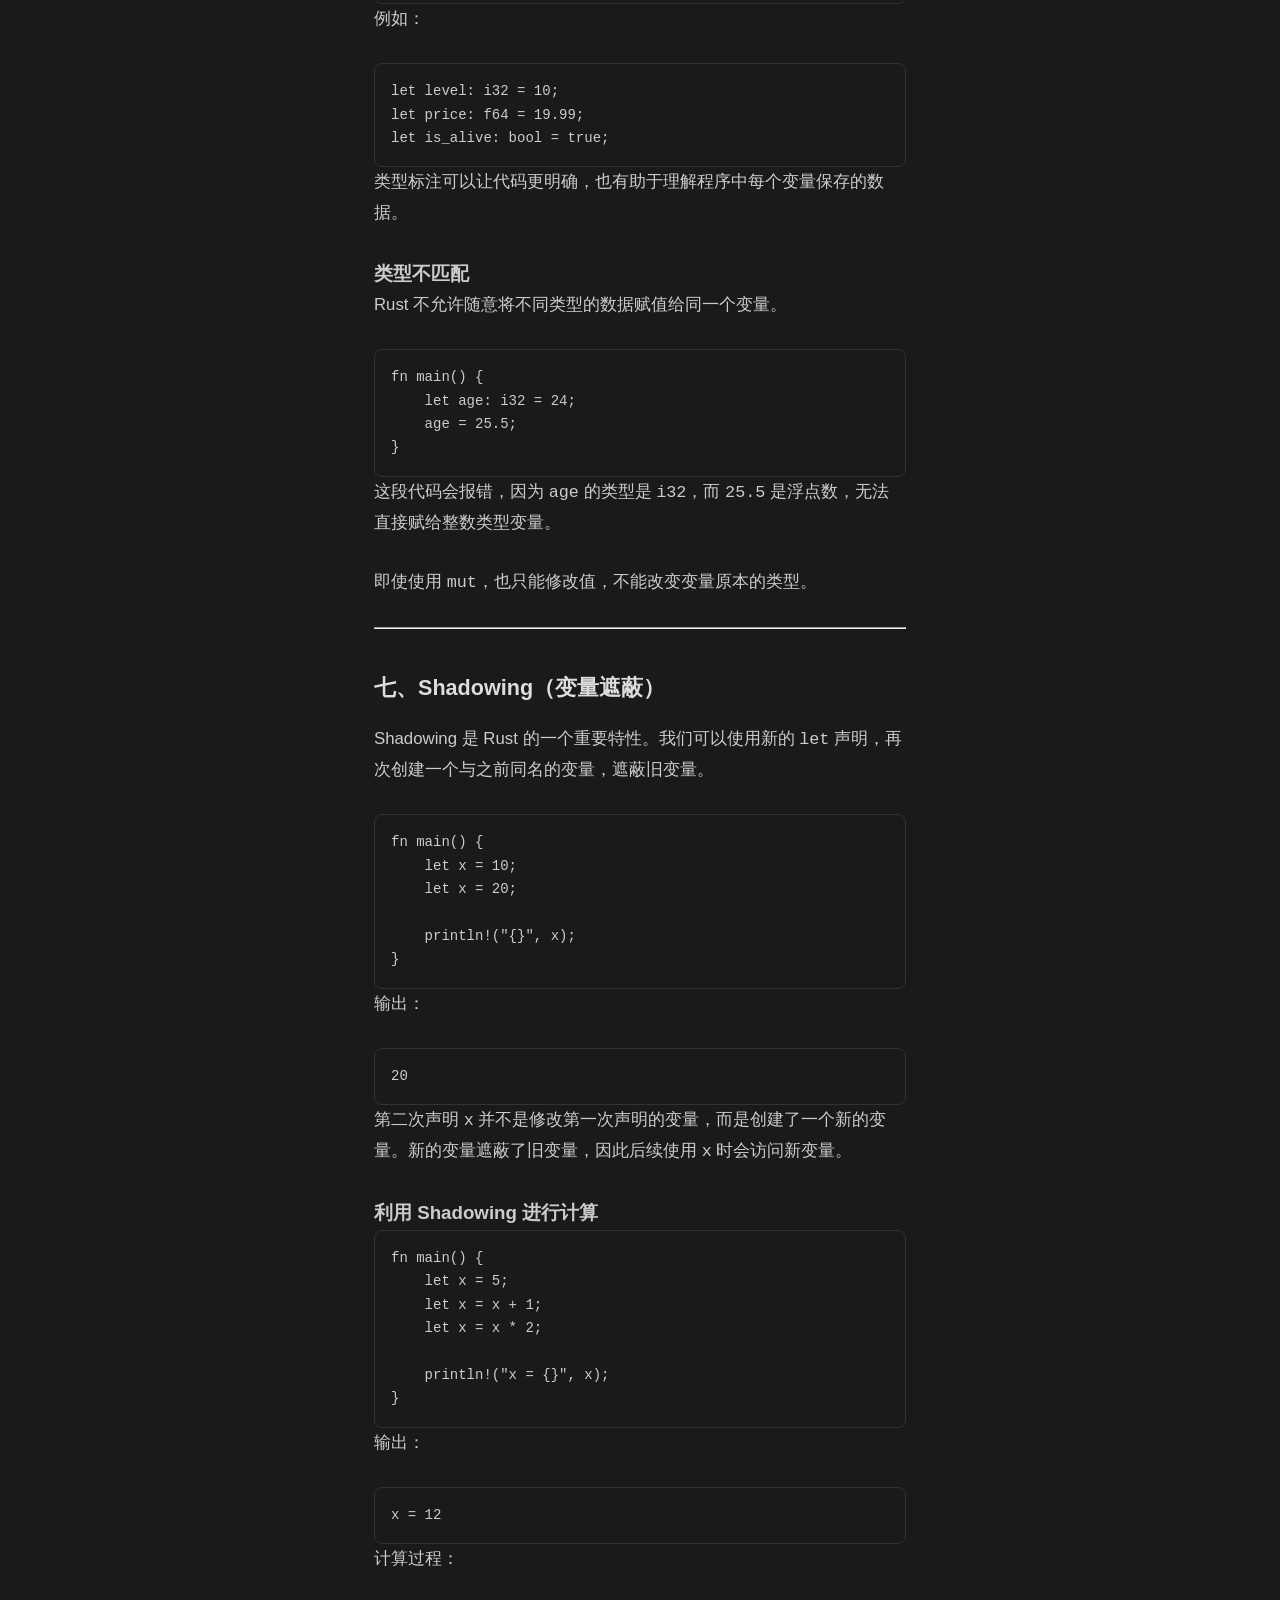
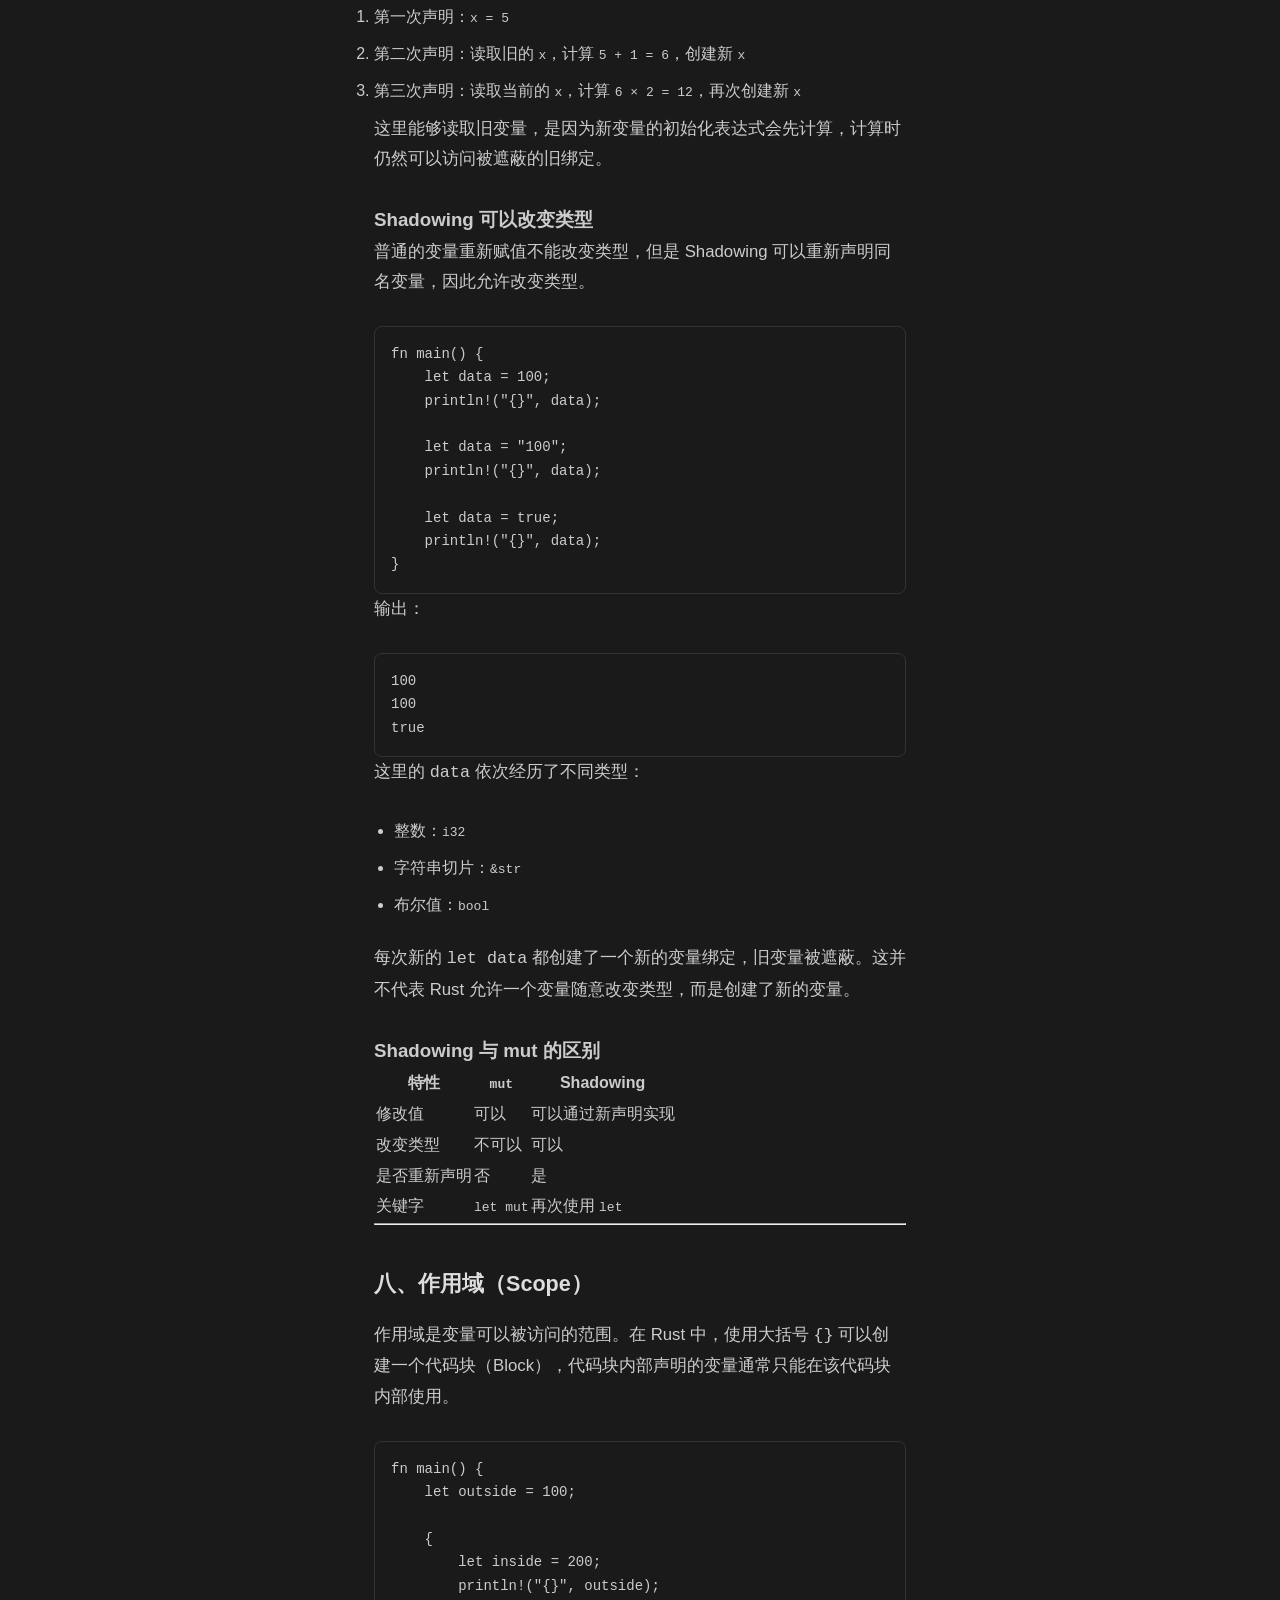
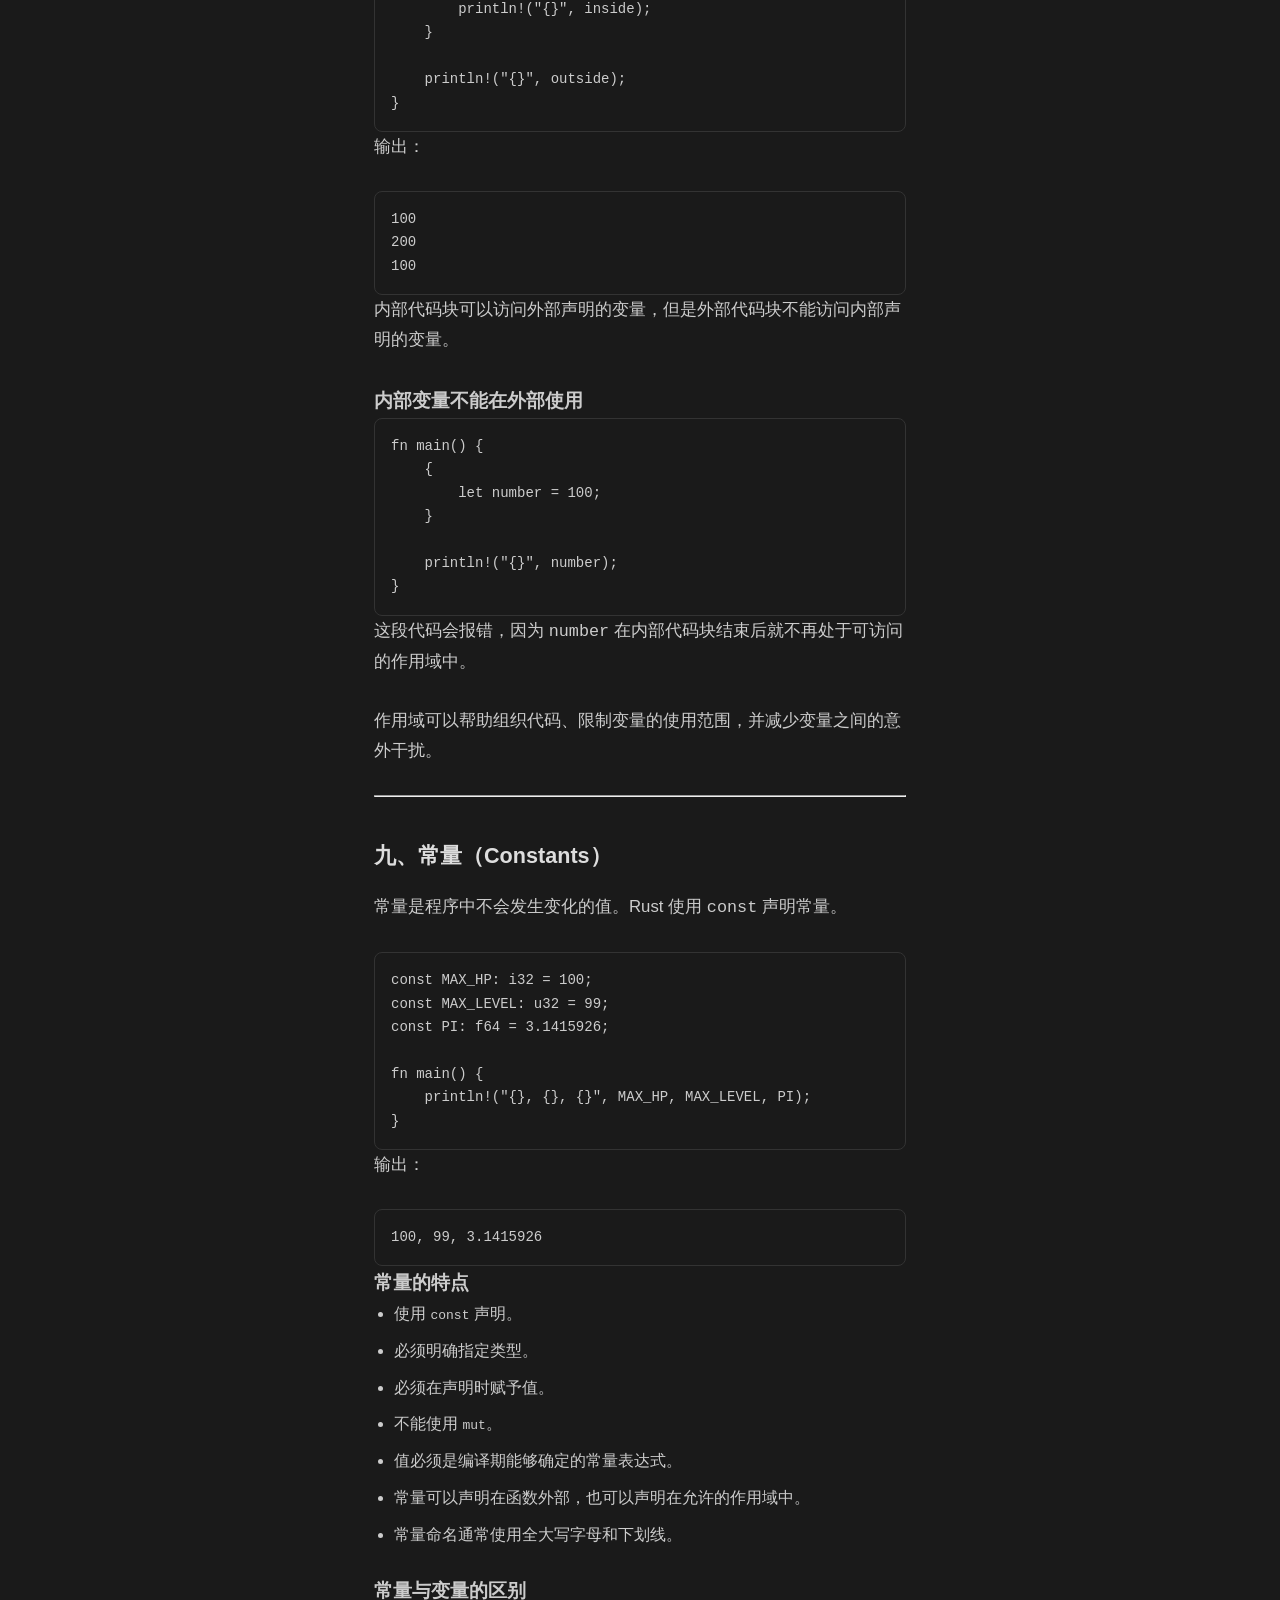
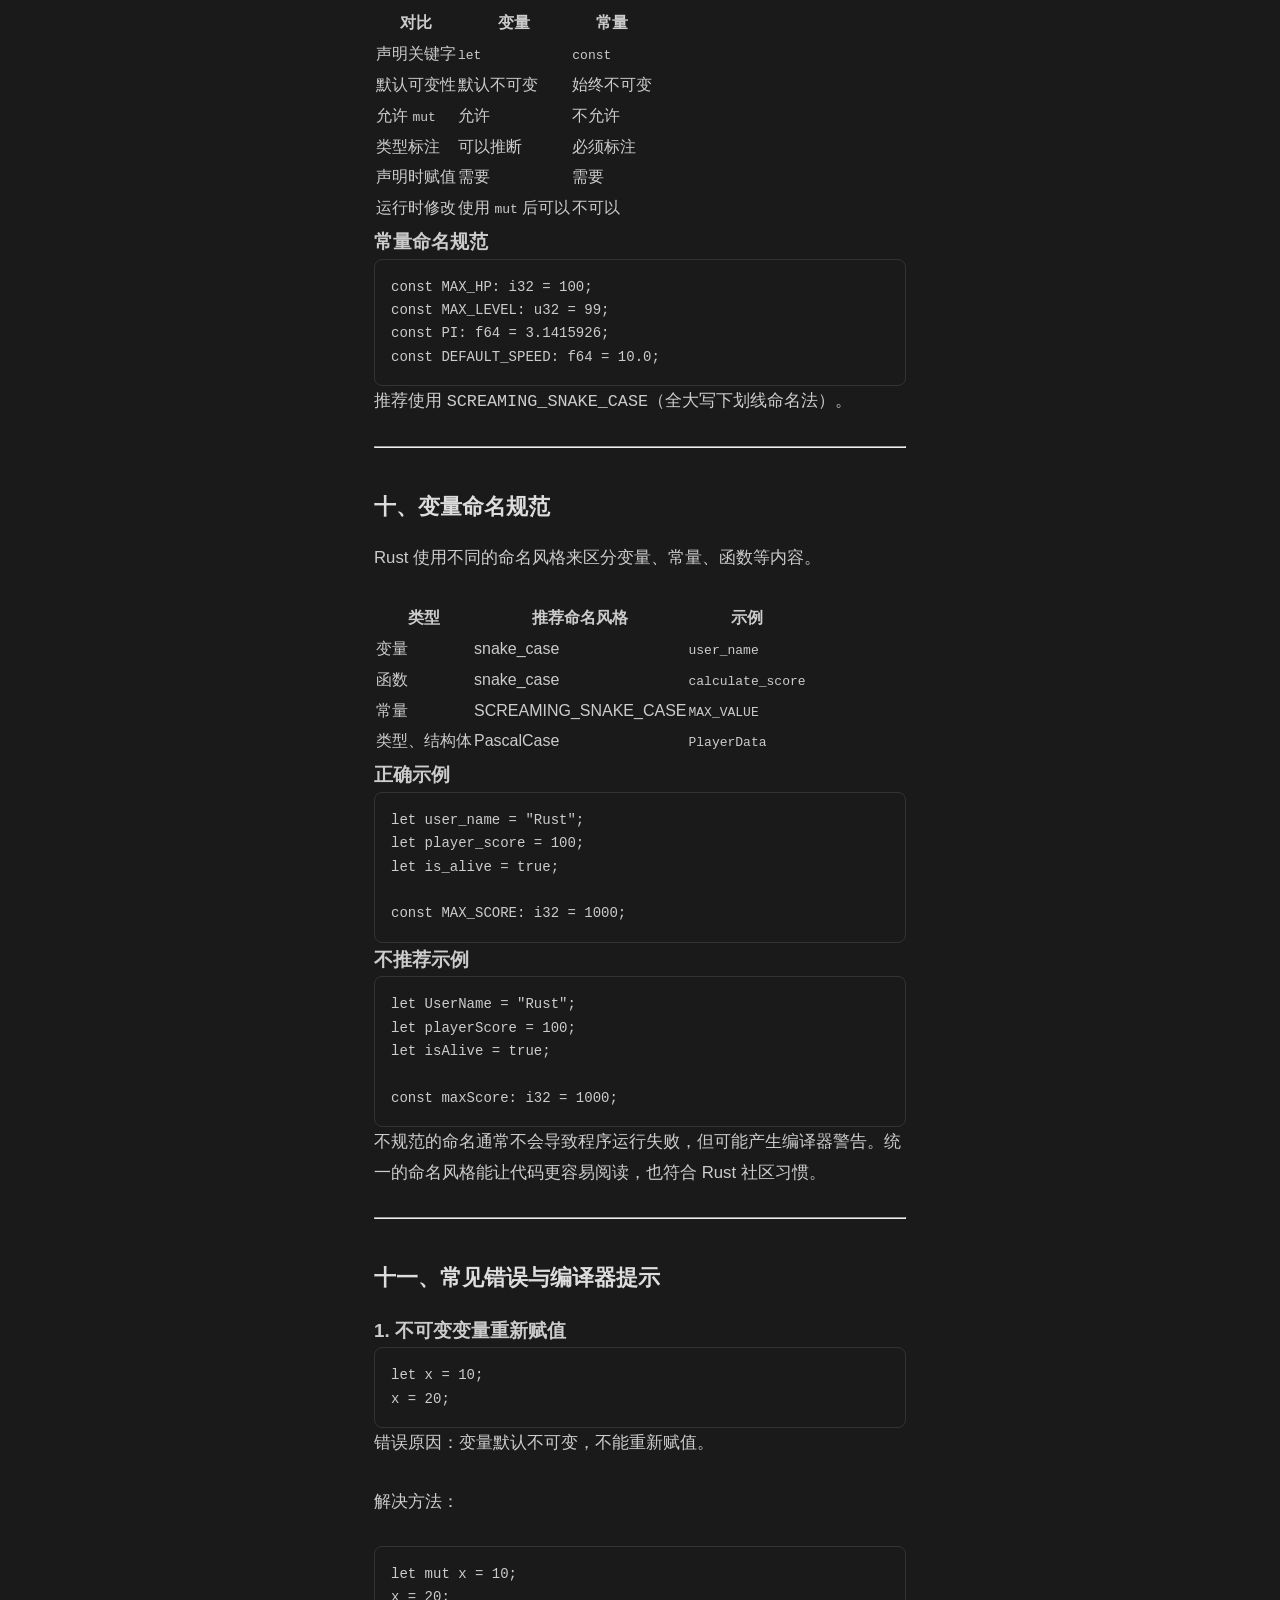
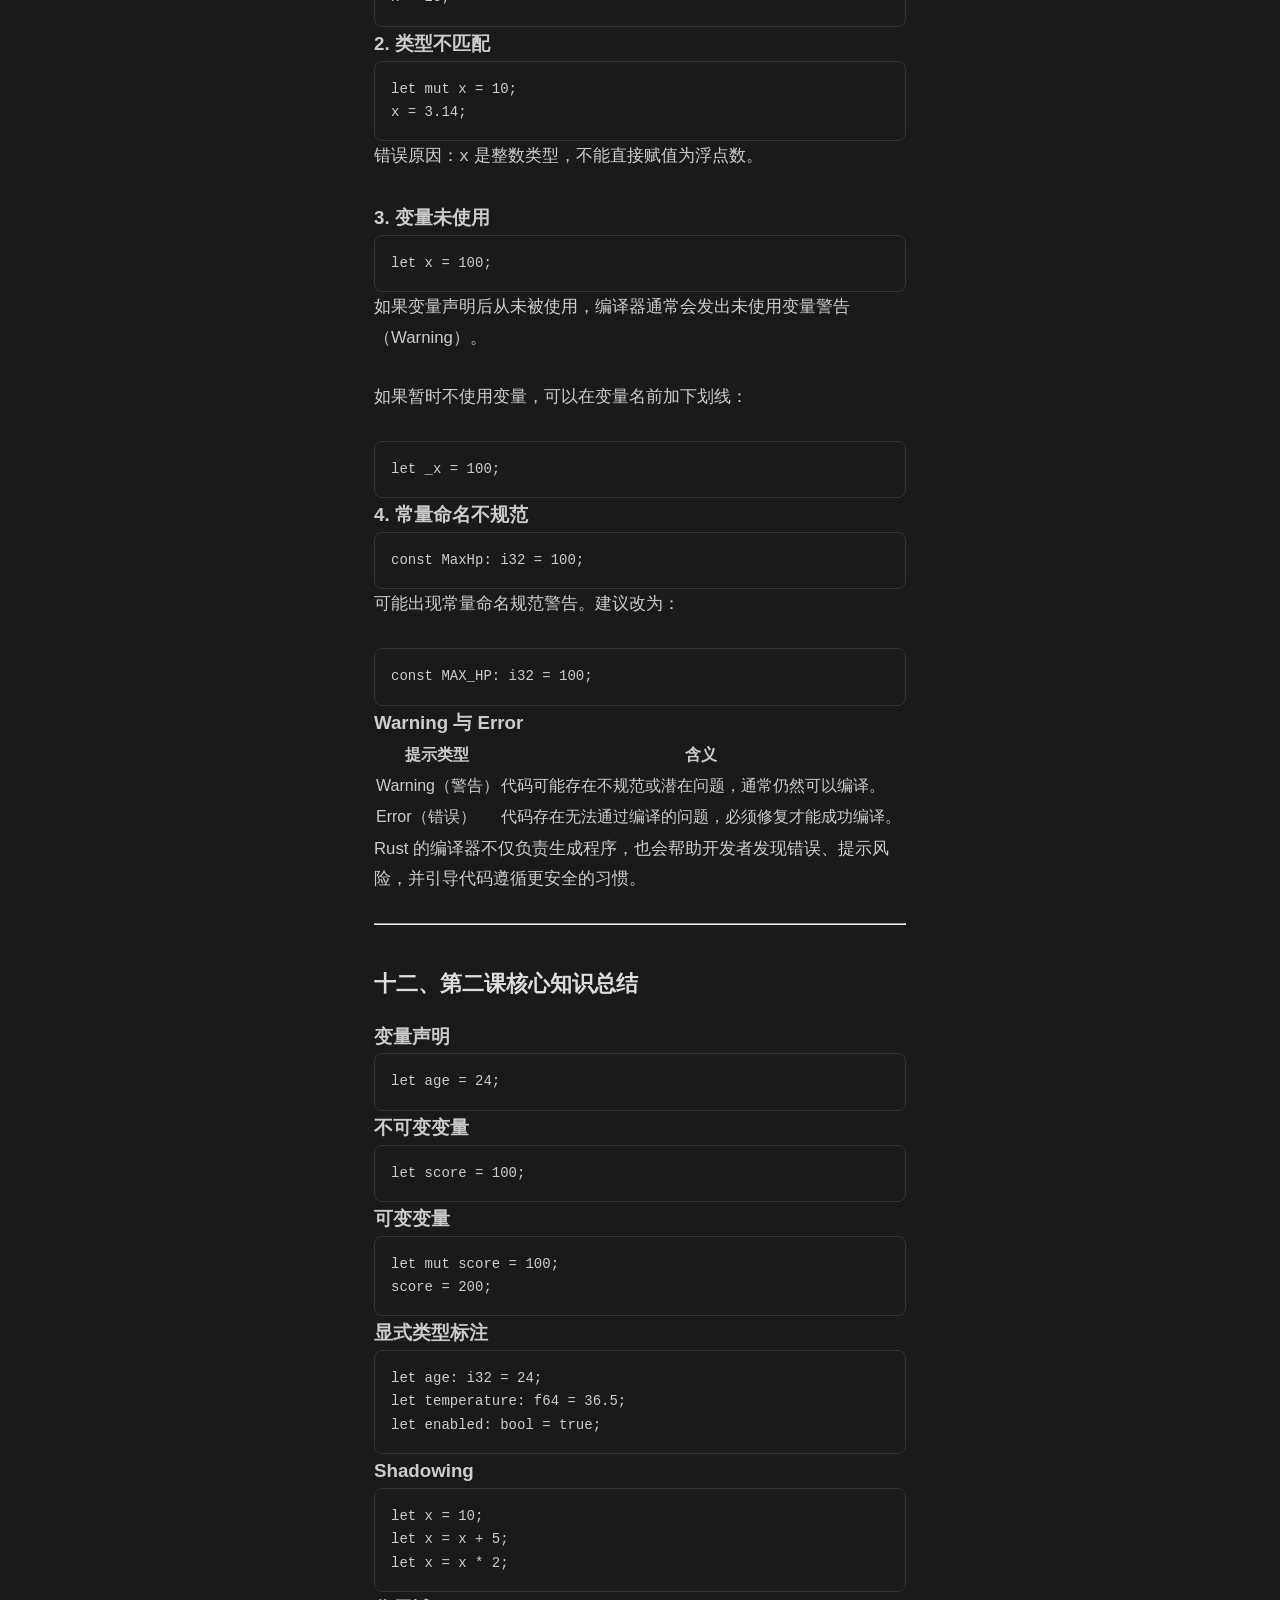
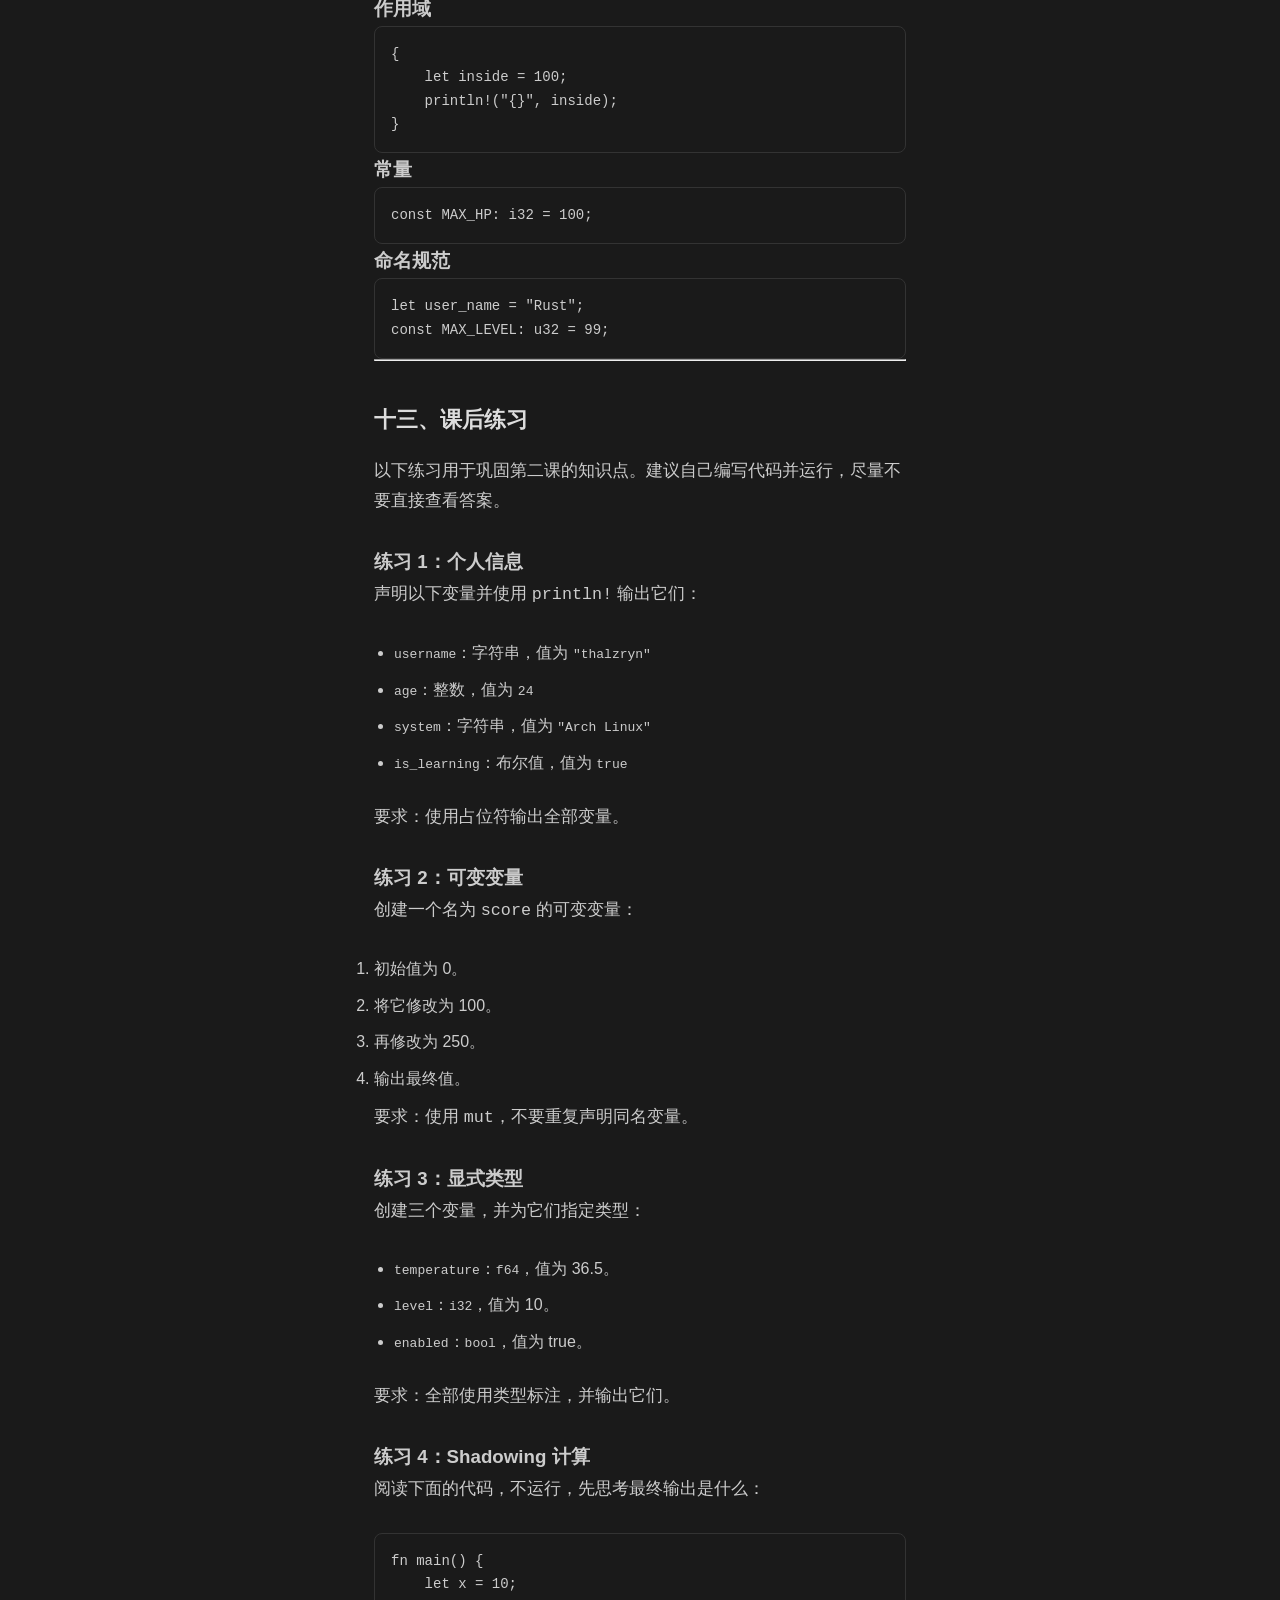
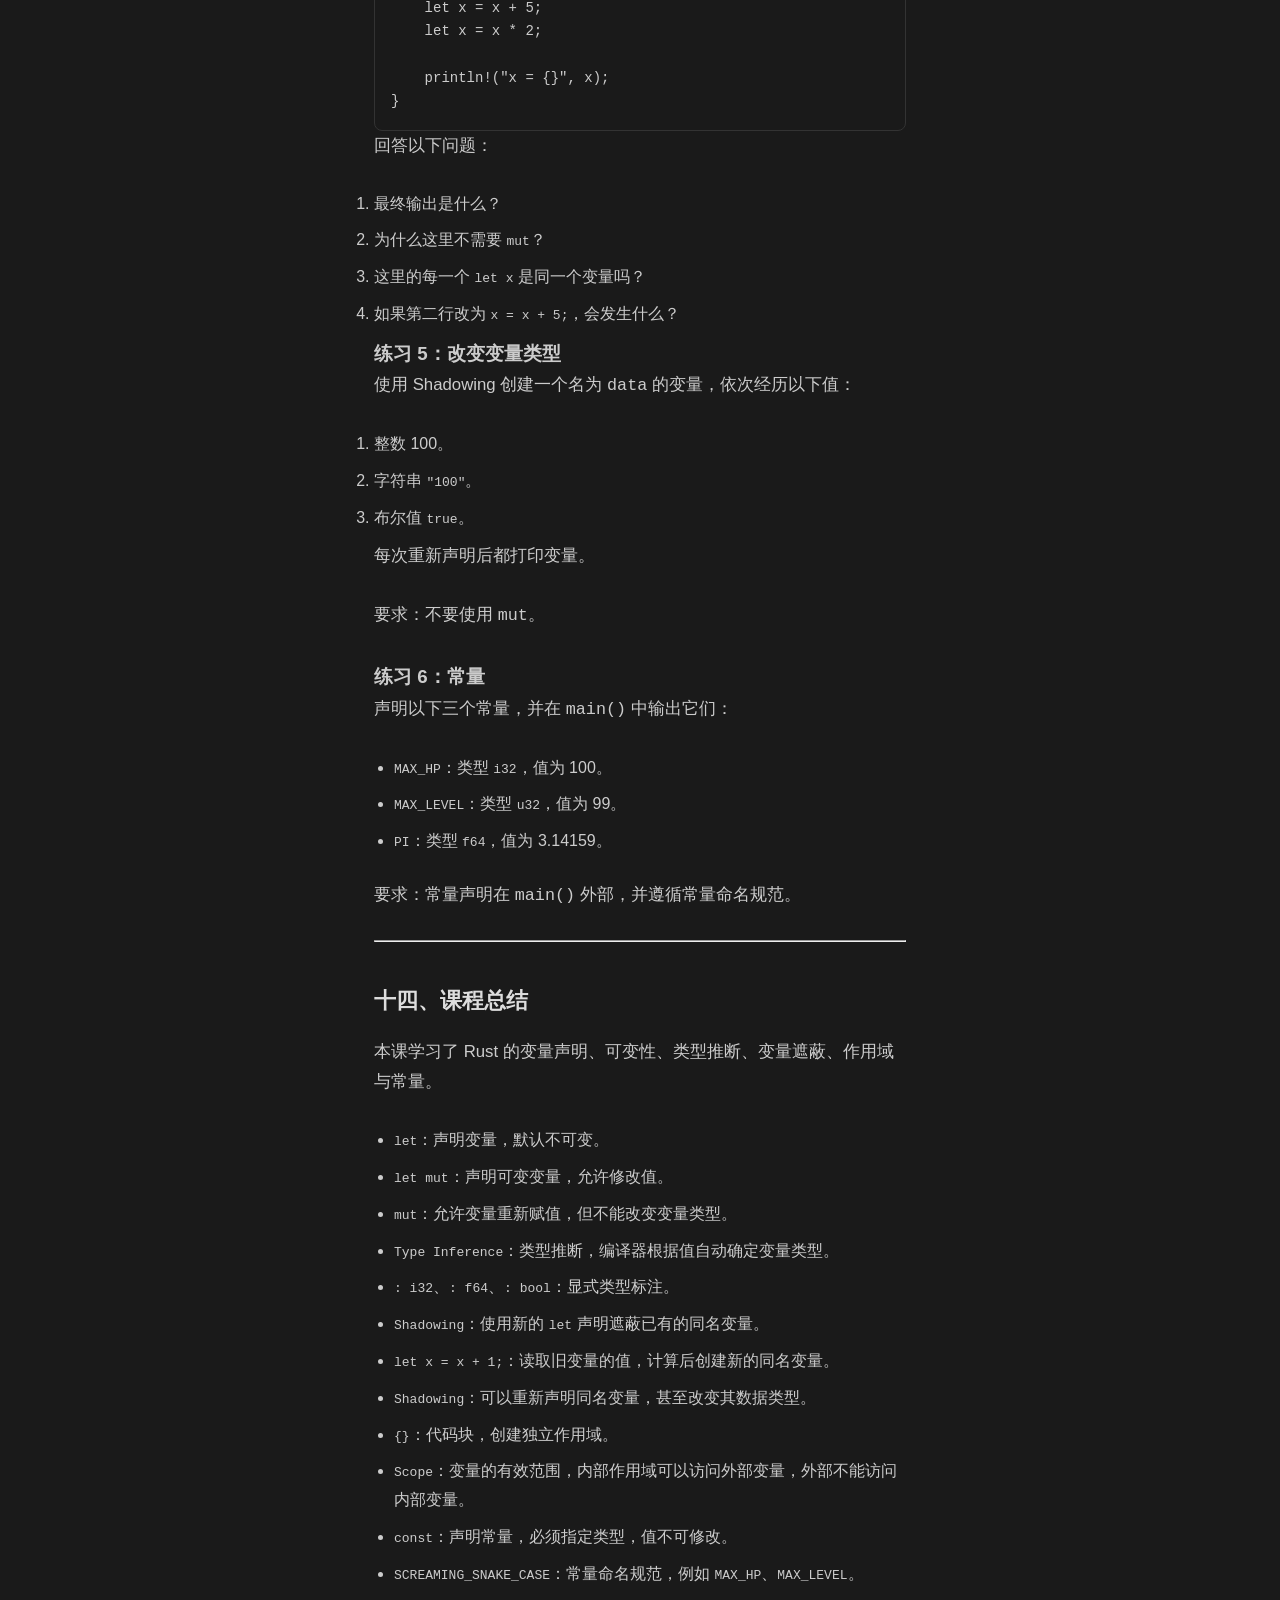
<file: articles/rust-lesson/rust-lesson-2-variable.html>
<!DOCTYPE html>
<html lang="zh-CN">
<head>
  <meta charset="UTF-8">
  <meta name="viewport" content="width=device-width, initial-scale=1.0">
  <title>Rust学习笔记 - 星巡者Thalzryn 观测日志</title>
  <link rel="icon" href="../../favicon.ico" type="image/x-icon">
  <link rel="icon" href="../../favicon-32x32.png" type="image/png" sizes="32x32">
  <link rel="icon" href="../../favicon-48x48.png" type="image/png" sizes="48x48">
  <link rel="icon" href="../../favicon-192x192.png" type="image/png" sizes="192x192">
  <link rel="apple-touch-icon" href="../../apple-touch-icon.png">
  <link rel="stylesheet" href="../../assets/css/main.css">
  <link rel="stylesheet" href="../../assets/css/article.css">
  <link rel="stylesheet" href="../../assets/css/back-to-top .css">
</head>
<body>

  <nav>
    <a href="../../category-articles.html">← 文章</a>
  </nav>
    <button id="back-to-top" aria-label="返回顶部" title="返回顶部">
        ↑
    </button>

  <main>
<article class="lesson">
  <header>
    <h1>Rust 第二课：变量与可变性</h1>
  </header>
<section>
    <h2>一、学习目标</h2>
    <p>完成本课后，你应该能够：</p>
    <ul>
        <li>理解 Rust 变量的概念与作用。</li>
        <li>使用 <code>let</code> 声明变量。</li>
        <li>理解变量默认不可变的特性。</li>
        <li>使用 <code>mut</code> 声明可变变量并修改变量的值。</li>
        <li>理解 Rust 的静态类型系统与类型推断。</li>
        <li>使用类型标注显式指定变量的数据类型。</li>
        <li>理解 <code>Shadowing</code>（变量遮蔽）的原理与用法。</li>
        <li>区分变量遮蔽与可变变量的区别。</li>
        <li>理解代码块与变量作用域。</li>
        <li>使用 <code>const</code> 声明常量。</li>
        <li>掌握 Rust 变量、常量的基本命名规范。</li>
    </ul>
</section>
<hr>
  <section>
    <h2>二、变量是什么？</h2>
    <p>
      变量（Variable）是程序用来存储数据的名称。程序运行时，可以通过变量保存数字、文字、布尔值等信息，并在后续代码中使用它们。
    </p>
    <p>例如，我们可以声明一个年龄变量：</p>
    <pre><code>fn main() {
    let age = 24;
    println!("Age: {}", age);
}</code></pre>
    <p>输出：</p>
    <pre><code>Age: 24</code></pre>

    <ul>
      <li><code>let</code>：声明变量。</li>
      <li><code>age</code>：变量名。</li>
      <li><code>24</code>：变量保存的值。</li>
      <li><code>println!</code>：将变量的值输出到终端。</li>
    </ul>

    <p>Rust 中变量的声明通常使用 <code>let</code> 关键字。</p>
  </section>

  <hr>

  <section>
    <h2>三、Rust 的变量默认不可变</h2>
    <p>
      Rust 与许多其他语言不同，使用 <code>let</code> 声明的变量默认是不可变的（Immutable）。
      变量一旦绑定了一个值，就不能直接重新赋予其他值。
    </p>

    <pre><code>fn main() {
    let score = 100;
    score = 200;

    println!("{}", score);
}</code></pre>

    <p>上面的代码会报错，因为 <code>score</code> 默认不可变，不能重新赋值。</p>

    <p>Rust 编译器会阻止这种操作。这种设计可以减少意外修改，让程序行为更加可预测。</p>

    <h3>不可变变量的正确使用</h3>
    <pre><code>fn main() {
    let score = 100;
    println!("{}", score);
}</code></pre>

    <p>输出：</p>
    <pre><code>100</code></pre>

    <p>
      如果一个变量的值不需要发生改变，优先使用不可变变量，是 Rust 推荐的编程习惯。
    </p>
  </section>

  <hr>

  <section>
    <h2>四、使用 mut 声明可变变量</h2>
    <p>
      如果希望变量的值能够被修改，需要在声明时使用 <code>mut</code> 关键字。
      <code>mut</code> 是 mutable（可变）的缩写。
    </p>

    <pre><code>fn main() {
    let mut score = 100;
    score = 200;

    println!("{}", score);
}</code></pre>

    <p>输出：</p>
    <pre><code>200</code></pre>

    <p>这里的 <code>score</code> 可以被修改，是因为声明时使用了 <code>mut</code>。</p>

    <h3>多个修改操作</h3>
    <pre><code>fn main() {
    let mut score = 0;

    score = 100;
    score = 250;
    score = 500;

    println!("Final score: {}", score);
}</code></pre>

    <p>输出：</p>
    <pre><code>Final score: 500</code></pre>

    <p>
      变量保存的是当前值。多次赋值后，变量会保存最后一次赋予的值，之前的值不再是该变量的当前值。
    </p>

    <h3>let 与 let mut 的区别</h3>
    <table>
      <thead>
        <tr>
          <th>声明方式</th>
          <th>是否可以重新赋值</th>
          <th>说明</th>
        </tr>
      </thead>
      <tbody>
        <tr>
          <td><code>let x = 10;</code></td>
          <td>不可以</td>
          <td>默认不可变</td>
        </tr>
        <tr>
          <td><code>let mut x = 10;</code></td>
          <td>可以</td>
          <td>允许修改变量的值</td>
        </tr>
      </tbody>
    </table>
  </section>

  <hr>

  <section>
    <h2>五、类型推断（Type Inference）</h2>
    <p>
      Rust 是一种静态类型语言。每一个变量都有自己的数据类型，编译器需要在编译阶段确定变量的类型。
    </p>
    <p>
      但大多数情况下，我们不需要手动写出类型。Rust 编译器能够根据变量的值自动推断出类型，这个过程叫做类型推断（Type Inference）。
    </p>

    <pre><code>fn main() {
    let age = 24;
    let temperature = 36.5;
    let enabled = true;

    println!("{}, {}, {}", age, temperature, enabled);
}</code></pre>

    <p>编译器会推断：</p>
    <table>
      <thead>
        <tr>
          <th>变量</th>
          <th>值</th>
          <th>推断类型</th>
        </tr>
      </thead>
      <tbody>
        <tr>
          <td><code>age</code></td>
          <td><code>24</code></td>
          <td><code>i32</code></td>
        </tr>
        <tr>
          <td><code>temperature</code></td>
          <td><code>36.5</code></td>
          <td><code>f64</code></td>
        </tr>
        <tr>
          <td><code>enabled</code></td>
          <td><code>true</code></td>
          <td><code>bool</code></td>
        </tr>
      </tbody>
    </table>

    <p>
      Rust 的整数默认类型通常是 <code>i32</code>，浮点数默认类型通常是 <code>f64</code>。
      布尔值则会被推断为 <code>bool</code>。
    </p>
  </section>

  <hr>

  <section>
    <h2>六、显式类型标注（Type Annotation）</h2>
    <p>
      除了让编译器自动推断类型，我们也可以主动指定变量的类型。
      这种写法叫做类型标注（Type Annotation）。
    </p>

    <pre><code>fn main() {
    let age: i32 = 24;
    let temperature: f64 = 36.5;
    let enabled: bool = true;

    println!("{}, {}, {}", age, temperature, enabled);
}</code></pre>

    <p>变量声明的基本格式：</p>
    <pre><code>let 变量名: 类型 = 值;</code></pre>

    <p>例如：</p>
    <pre><code>let level: i32 = 10;
let price: f64 = 19.99;
let is_alive: bool = true;</code></pre>

    <p>类型标注可以让代码更明确，也有助于理解程序中每个变量保存的数据。</p>

    <h3>类型不匹配</h3>
    <p>
      Rust 不允许随意将不同类型的数据赋值给同一个变量。
    </p>

    <pre><code>fn main() {
    let age: i32 = 24;
    age = 25.5;
}</code></pre>

    <p>这段代码会报错，因为 <code>age</code> 的类型是 <code>i32</code>，而 <code>25.5</code> 是浮点数，无法直接赋给整数类型变量。</p>

    <p>
      即使使用 <code>mut</code>，也只能修改值，不能改变变量原本的类型。
    </p>
  </section>

  <hr>

  <section>
    <h2>七、Shadowing（变量遮蔽）</h2>
    <p>
      Shadowing 是 Rust 的一个重要特性。我们可以使用新的 <code>let</code> 声明，再次创建一个与之前同名的变量，遮蔽旧变量。
    </p>

    <pre><code>fn main() {
    let x = 10;
    let x = 20;

    println!("{}", x);
}</code></pre>

    <p>输出：</p>
    <pre><code>20</code></pre>

    <p>
      第二次声明 <code>x</code> 并不是修改第一次声明的变量，而是创建了一个新的变量。新的变量遮蔽了旧变量，因此后续使用 <code>x</code> 时会访问新变量。
    </p>

    <h3>利用 Shadowing 进行计算</h3>
    <pre><code>fn main() {
    let x = 5;
    let x = x + 1;
    let x = x * 2;

    println!("x = {}", x);
}</code></pre>

    <p>输出：</p>
    <pre><code>x = 12</code></pre>

    <p>计算过程：</p>
    <ol>
      <li>第一次声明：<code>x = 5</code></li>
      <li>第二次声明：读取旧的 <code>x</code>，计算 <code>5 + 1 = 6</code>，创建新 <code>x</code></li>
      <li>第三次声明：读取当前的 <code>x</code>，计算 <code>6 × 2 = 12</code>，再次创建新 <code>x</code></li>
    </ol>

    <p>
      这里能够读取旧变量，是因为新变量的初始化表达式会先计算，计算时仍然可以访问被遮蔽的旧绑定。
    </p>

    <h3>Shadowing 可以改变类型</h3>
    <p>
      普通的变量重新赋值不能改变类型，但是 Shadowing 可以重新声明同名变量，因此允许改变类型。
    </p>

    <pre><code>fn main() {
    let data = 100;
    println!("{}", data);

    let data = "100";
    println!("{}", data);

    let data = true;
    println!("{}", data);
}</code></pre>

    <p>输出：</p>
    <pre><code>100
100
true</code></pre>

    <p>这里的 <code>data</code> 依次经历了不同类型：</p>
    <ul>
      <li>整数：<code>i32</code></li>
      <li>字符串切片：<code>&amp;str</code></li>
      <li>布尔值：<code>bool</code></li>
    </ul>

    <p>
      每次新的 <code>let data</code> 都创建了一个新的变量绑定，旧变量被遮蔽。这并不代表 Rust 允许一个变量随意改变类型，而是创建了新的变量。
    </p>

    <h3>Shadowing 与 mut 的区别</h3>
    <table>
      <thead>
        <tr>
          <th>特性</th>
          <th><code>mut</code></th>
          <th>Shadowing</th>
        </tr>
      </thead>
      <tbody>
        <tr>
          <td>修改值</td>
          <td>可以</td>
          <td>可以通过新声明实现</td>
        </tr>
        <tr>
          <td>改变类型</td>
          <td>不可以</td>
          <td>可以</td>
        </tr>
        <tr>
          <td>是否重新声明</td>
          <td>否</td>
          <td>是</td>
        </tr>
        <tr>
          <td>关键字</td>
          <td><code>let mut</code></td>
          <td>再次使用 <code>let</code></td>
        </tr>
      </tbody>
    </table>
  </section>

  <hr>

  <section>
    <h2>八、作用域（Scope）</h2>
    <p>
      作用域是变量可以被访问的范围。在 Rust 中，使用大括号 <code>{}</code> 可以创建一个代码块（Block），代码块内部声明的变量通常只能在该代码块内部使用。
    </p>

    <pre><code>fn main() {
    let outside = 100;

    {
        let inside = 200;
        println!("{}", outside);
        println!("{}", inside);
    }

    println!("{}", outside);
}</code></pre>

    <p>输出：</p>
    <pre><code>100
200
100</code></pre>

    <p>
      内部代码块可以访问外部声明的变量，但是外部代码块不能访问内部声明的变量。
    </p>

    <h3>内部变量不能在外部使用</h3>
    <pre><code>fn main() {
    {
        let number = 100;
    }

    println!("{}", number);
}</code></pre>

    <p>这段代码会报错，因为 <code>number</code> 在内部代码块结束后就不再处于可访问的作用域中。</p>

    <p>作用域可以帮助组织代码、限制变量的使用范围，并减少变量之间的意外干扰。</p>
  </section>

  <hr>

  <section>
    <h2>九、常量（Constants）</h2>
    <p>
      常量是程序中不会发生变化的值。Rust 使用 <code>const</code> 声明常量。
    </p>

    <pre><code>const MAX_HP: i32 = 100;
const MAX_LEVEL: u32 = 99;
const PI: f64 = 3.1415926;

fn main() {
    println!("{}, {}, {}", MAX_HP, MAX_LEVEL, PI);
}</code></pre>

    <p>输出：</p>
    <pre><code>100, 99, 3.1415926</code></pre>

    <h3>常量的特点</h3>
    <ul>
      <li>使用 <code>const</code> 声明。</li>
      <li>必须明确指定类型。</li>
      <li>必须在声明时赋予值。</li>
      <li>不能使用 <code>mut</code>。</li>
      <li>值必须是编译期能够确定的常量表达式。</li>
      <li>常量可以声明在函数外部，也可以声明在允许的作用域中。</li>
      <li>常量命名通常使用全大写字母和下划线。</li>
    </ul>

    <h3>常量与变量的区别</h3>
    <table>
      <thead>
        <tr>
          <th>对比</th>
          <th>变量</th>
          <th>常量</th>
        </tr>
      </thead>
      <tbody>
        <tr>
          <td>声明关键字</td>
          <td><code>let</code></td>
          <td><code>const</code></td>
        </tr>
        <tr>
          <td>默认可变性</td>
          <td>默认不可变</td>
          <td>始终不可变</td>
        </tr>
        <tr>
          <td>允许 <code>mut</code></td>
          <td>允许</td>
          <td>不允许</td>
        </tr>
        <tr>
          <td>类型标注</td>
          <td>可以推断</td>
          <td>必须标注</td>
        </tr>
        <tr>
          <td>声明时赋值</td>
          <td>需要</td>
          <td>需要</td>
        </tr>
        <tr>
          <td>运行时修改</td>
          <td>使用 <code>mut</code> 后可以</td>
          <td>不可以</td>
        </tr>
      </tbody>
    </table>

    <h3>常量命名规范</h3>
    <pre><code>const MAX_HP: i32 = 100;
const MAX_LEVEL: u32 = 99;
const PI: f64 = 3.1415926;
const DEFAULT_SPEED: f64 = 10.0;</code></pre>

    <p>推荐使用 <code>SCREAMING_SNAKE_CASE</code>（全大写下划线命名法）。</p>
  </section>

  <hr>

  <section>
    <h2>十、变量命名规范</h2>
    <p>
      Rust 使用不同的命名风格来区分变量、常量、函数等内容。
    </p>

    <table>
      <thead>
        <tr>
          <th>类型</th>
          <th>推荐命名风格</th>
          <th>示例</th>
        </tr>
      </thead>
      <tbody>
        <tr>
          <td>变量</td>
          <td>snake_case</td>
          <td><code>user_name</code></td>
        </tr>
        <tr>
          <td>函数</td>
          <td>snake_case</td>
          <td><code>calculate_score</code></td>
        </tr>
        <tr>
          <td>常量</td>
          <td>SCREAMING_SNAKE_CASE</td>
          <td><code>MAX_VALUE</code></td>
        </tr>
        <tr>
          <td>类型、结构体</td>
          <td>PascalCase</td>
          <td><code>PlayerData</code></td>
        </tr>
      </tbody>
    </table>

    <h3>正确示例</h3>
    <pre><code>let user_name = "Rust";
let player_score = 100;
let is_alive = true;

const MAX_SCORE: i32 = 1000;</code></pre>

    <h3>不推荐示例</h3>
    <pre><code>let UserName = "Rust";
let playerScore = 100;
let isAlive = true;

const maxScore: i32 = 1000;</code></pre>

    <p>
      不规范的命名通常不会导致程序运行失败，但可能产生编译器警告。统一的命名风格能让代码更容易阅读，也符合 Rust 社区习惯。
    </p>
  </section>

  <hr>

  <section>
    <h2>十一、常见错误与编译器提示</h2>

    <h3>1. 不可变变量重新赋值</h3>
    <pre><code>let x = 10;
x = 20;</code></pre>
    <p>错误原因：变量默认不可变，不能重新赋值。</p>
    <p>解决方法：</p>
    <pre><code>let mut x = 10;
x = 20;</code></pre>

    <h3>2. 类型不匹配</h3>
    <pre><code>let mut x = 10;
x = 3.14;</code></pre>
    <p>错误原因：<code>x</code> 是整数类型，不能直接赋值为浮点数。</p>

    <h3>3. 变量未使用</h3>
    <pre><code>let x = 100;</code></pre>
    <p>
      如果变量声明后从未被使用，编译器通常会发出未使用变量警告（Warning）。
    </p>
    <p>如果暂时不使用变量，可以在变量名前加下划线：</p>
    <pre><code>let _x = 100;</code></pre>

    <h3>4. 常量命名不规范</h3>
    <pre><code>const MaxHp: i32 = 100;</code></pre>
    <p>可能出现常量命名规范警告。建议改为：</p>
    <pre><code>const MAX_HP: i32 = 100;</code></pre>

    <h3>Warning 与 Error</h3>
    <table>
      <thead>
        <tr>
          <th>提示类型</th>
          <th>含义</th>
        </tr>
      </thead>
      <tbody>
        <tr>
          <td>Warning（警告）</td>
          <td>代码可能存在不规范或潜在问题，通常仍然可以编译。</td>
        </tr>
        <tr>
          <td>Error（错误）</td>
          <td>代码存在无法通过编译的问题，必须修复才能成功编译。</td>
        </tr>
      </tbody>
    </table>
    <p>
      Rust 的编译器不仅负责生成程序，也会帮助开发者发现错误、提示风险，并引导代码遵循更安全的习惯。
    </p>
  </section>

  <hr>

  <section>
    <h2>十二、第二课核心知识总结</h2>

    <h3>变量声明</h3>
    <pre><code>let age = 24;</code></pre>

    <h3>不可变变量</h3>
    <pre><code>let score = 100;</code></pre>

    <h3>可变变量</h3>
    <pre><code>let mut score = 100;
score = 200;</code></pre>

    <h3>显式类型标注</h3>
    <pre><code>let age: i32 = 24;
let temperature: f64 = 36.5;
let enabled: bool = true;</code></pre>

    <h3>Shadowing</h3>
    <pre><code>let x = 10;
let x = x + 5;
let x = x * 2;</code></pre>

    <h3>作用域</h3>
    <pre><code>{
    let inside = 100;
    println!("{}", inside);
}</code></pre>

    <h3>常量</h3>
    <pre><code>const MAX_HP: i32 = 100;</code></pre>

    <h3>命名规范</h3>
    <pre><code>let user_name = "Rust";
const MAX_LEVEL: u32 = 99;</code></pre>
  </section>

  <hr>

  <section>
    <h2>十三、课后练习</h2>
    <p>以下练习用于巩固第二课的知识点。建议自己编写代码并运行，尽量不要直接查看答案。</p>

    <h3>练习 1：个人信息</h3>
    <p>声明以下变量并使用 <code>println!</code> 输出它们：</p>
    <ul>
      <li><code>username</code>：字符串，值为 <code>"thalzryn"</code></li>
      <li><code>age</code>：整数，值为 <code>24</code></li>
      <li><code>system</code>：字符串，值为 <code>"Arch Linux"</code></li>
      <li><code>is_learning</code>：布尔值，值为 <code>true</code></li>
    </ul>
    <p>要求：使用占位符输出全部变量。</p>

    <h3>练习 2：可变变量</h3>
    <p>创建一个名为 <code>score</code> 的可变变量：</p>
    <ol>
      <li>初始值为 0。</li>
      <li>将它修改为 100。</li>
      <li>再修改为 250。</li>
      <li>输出最终值。</li>
    </ol>
    <p>要求：使用 <code>mut</code>，不要重复声明同名变量。</p>

    <h3>练习 3：显式类型</h3>
    <p>创建三个变量，并为它们指定类型：</p>
    <ul>
      <li><code>temperature</code>：<code>f64</code>，值为 36.5。</li>
      <li><code>level</code>：<code>i32</code>，值为 10。</li>
      <li><code>enabled</code>：<code>bool</code>，值为 true。</li>
    </ul>
    <p>要求：全部使用类型标注，并输出它们。</p>

    <h3>练习 4：Shadowing 计算</h3>
    <p>阅读下面的代码，不运行，先思考最终输出是什么：</p>
    <pre><code>fn main() {
    let x = 10;
    let x = x + 5;
    let x = x * 2;

    println!("x = {}", x);
}</code></pre>
    <p>回答以下问题：</p>
    <ol>
      <li>最终输出是什么？</li>
      <li>为什么这里不需要 <code>mut</code>？</li>
      <li>这里的每一个 <code>let x</code> 是同一个变量吗？</li>
      <li>如果第二行改为 <code>x = x + 5;</code>，会发生什么？</li>
    </ol>

    <h3>练习 5：改变变量类型</h3>
    <p>使用 Shadowing 创建一个名为 <code>data</code> 的变量，依次经历以下值：</p>
    <ol>
      <li>整数 100。</li>
      <li>字符串 <code>"100"</code>。</li>
      <li>布尔值 <code>true</code>。</li>
    </ol>
    <p>每次重新声明后都打印变量。</p>
    <p>要求：不要使用 <code>mut</code>。</p>

    <h3>练习 6：常量</h3>
    <p>声明以下三个常量，并在 <code>main()</code> 中输出它们：</p>
    <ul>
      <li><code>MAX_HP</code>：类型 <code>i32</code>，值为 100。</li>
      <li><code>MAX_LEVEL</code>：类型 <code>u32</code>，值为 99。</li>
      <li><code>PI</code>：类型 <code>f64</code>，值为 3.14159。</li>
    </ul>
    <p>要求：常量声明在 <code>main()</code> 外部，并遵循常量命名规范。</p>
  </section>

  <hr>

<section>
    <h2>十四、课程总结</h2>
    <p>本课学习了 Rust 的变量声明、可变性、类型推断、变量遮蔽、作用域与常量。</p>

    <ul>
        <li><code>let</code>：声明变量，默认不可变。</li>
        <li><code>let mut</code>：声明可变变量，允许修改值。</li>
        <li><code>mut</code>：允许变量重新赋值，但不能改变变量类型。</li>
        <li><code>Type Inference</code>：类型推断，编译器根据值自动确定变量类型。</li>
        <li><code>: i32</code>、<code>: f64</code>、<code>: bool</code>：显式类型标注。</li>
        <li><code>Shadowing</code>：使用新的 <code>let</code> 声明遮蔽已有的同名变量。</li>
        <li><code>let x = x + 1;</code>：读取旧变量的值，计算后创建新的同名变量。</li>
        <li><code>Shadowing</code>：可以重新声明同名变量，甚至改变其数据类型。</li>
        <li><code>{}</code>：代码块，创建独立作用域。</li>
        <li><code>Scope</code>：变量的有效范围，内部作用域可以访问外部变量，外部不能访问内部变量。</li>
        <li><code>const</code>：声明常量，必须指定类型，值不可修改。</li>
        <li><code>SCREAMING_SNAKE_CASE</code>：常量命名规范，例如 <code>MAX_HP</code>、<code>MAX_LEVEL</code>。</li>
        <li><code>snake_case</code>：变量与函数命名规范，例如 <code>user_name</code>、<code>player_score</code>。</li>
        <li><code>Warning</code>：编译器警告，提示潜在问题或不规范写法。</li>
        <li><code>Error</code>：编译错误，代码存在无法通过编译的问题。</li>
    </ul>
</section>
<script src="../../assets/js/back-to-top.js" defer></script>
</article>
  </main>

</body>
</html>
</file>
<file: assets/css/main.css>
/* ==========================================
   1.全局
   ========================================== */
:root {
  --bg: #1a1a1a;
  --text: #cccccc;
  --muted: #666666;
  --accent: #dddddd;
}

* {
  margin: 0;
  padding: 0;
  box-sizing: border-box;
}

body {
  font-family: -apple-system, BlinkMacSystemFont, "Segoe UI", Roboto, "PingFang TC", sans-serif;
  background: var(--bg);
  color: var(--text);
  max-width: 580px;
  margin: 80px auto;
  padding: 0 24px;
  line-height: 1.8;
  -webkit-font-smoothing: antialiased;
}

a {
  color: var(--accent);
  text-decoration: none;
  transition: opacity 0.2s ease;
}

a:hover {
  opacity: 0.6;
}

nav {
  margin-bottom: 60px;
  font-weight: 500;
}

.section-block {
  margin-top: 64px;
}

.section-title {
  font-size: 0.85rem;
  font-weight: 600;
  letter-spacing: 0.08em;
  color: var(--muted);
  margin-bottom: 24px;
}

/* ==========================================
   2.个人简介
   ========================================== */
.bio h1 {
  font-size: 1.8rem;
  font-weight: 600;
  color: var(--text);
  letter-spacing: -0.02em;
  margin-bottom: 12px;
}

.bio h1 a.avatar-title {
  color: var(--text);
  text-decoration: none;
}

.bio h1 a.avatar-title:hover {
  opacity: 0.8;
}

.bio p {
  font-size: 0.98rem;
  color: var(--muted);
  line-height: 1.7;
  margin-bottom: 8px;
}

.social-links {
  margin-top: 20px;
  display: flex;
  gap: 20px;
}

.social-links a {
  font-size: 0.9rem;
  font-weight: 500;
  text-decoration: underline;
  text-underline-offset: 4px;
}

/* ==========================================
   3.友链
   ========================================== */
.friend-links {
  display: flex;
  flex-wrap: wrap;
  gap: 12px 20px;
}

.friend-links a {
  font-size: 0.92rem;
  color: var(--text);
  border-bottom: 1px dashed var(--muted);
  padding-bottom: 2px;
}

.friend-links a:hover {
  color: var(--text);
  border-bottom-color: var(--text);
}

/* ==========================================
   4.分类选单
   ========================================== */
.categories {
  list-style: none;
}

.categories li {
  margin-bottom: 36px;
}

.categories li:last-child {
  margin-bottom: 0;
}

.categories a {
  display: block;
}

.categories h2 {
  font-size: 1.25rem;
  font-weight: 600;
  color: var(--text);
  margin-bottom: 4px;
}

.categories p {
  font-size: 0.9rem;
  color: var(--muted);
}

/* =========================
   5.全站通用图片样式
   ========================= */

img {
    display: block;
    max-width: 100%;
    height: auto;
    margin: 1.2rem auto;

    border: 1px solid var(--border, #333333);
    border-radius: 4px;

    background: var(--panel, #202020);
}

/* 图片说明 */
figcaption {
    margin-top: -0.6rem;
    margin-bottom: 1.2rem;

    color: var(--muted, #777777);
    font-size: 0.85rem;
    text-align: center;
}

/* 图片链接 */
a:has(img) {
    text-decoration: none;
}

/* 图片悬停 */
img:hover {
    border-color: #555555;
}
</file>
<file: assets/css/comments.css>
.comments-section {
  margin-top: 64px;
}

.comments-title {
  font-size: 0.85rem;
  font-weight: 600;
  letter-spacing: 0.08em;
  color: var(--muted);
  margin-bottom: 24px;
}

.comments-container {
  margin-top: 20px;
}

/* 表單輸入框 */
.comment-form .form-group {
  margin-bottom: 16px;
}

.comment-form input[type="text"],
.comment-form textarea {
  width: 100%;
  background: rgba(255, 255, 255, 0.03);
  border: 1px solid rgba(255, 255, 255, 0.1);
  border-radius: 6px;
  padding: 10px 14px;
  font-family: inherit;
  font-size: 0.92rem;
  color: var(--text);
  outline: none;
  transition: border-color 0.2s ease, background 0.2s ease;
}

.comment-form input[type="text"]:focus,
.comment-form textarea:focus {
  border-color: var(--accent);
  background: rgba(255, 255, 255, 0.05);
}

.comment-form textarea {
  resize: vertical;
  min-height: 100px;
}

/* 按鈕 */
.comment-submit-btn {
  background: transparent;
  color: var(--accent);
  border: 1px solid var(--accent);
  border-radius: 6px;
  padding: 8px 20px;
  font-size: 0.88rem;
  font-weight: 500;
  cursor: pointer;
  transition: all 0.2s ease;
}

.comment-submit-btn:hover {
  background: var(--accent);
  color: var(--bg);
}

.comment-submit-btn:disabled {
  opacity: 0.5;
  cursor: not-allowed;
  background: transparent;
  color: var(--accent);
}

/* 分隔線與列表 */
.comment-divider {
  border: none;
  border-top: 1px solid rgba(255, 255, 255, 0.08);
  margin: 36px 0;
}

.comment-item {
  padding: 16px 0;
  border-bottom: 1px dashed rgba(255, 255, 255, 0.08);
}

.comment-item:last-child {
  border-bottom: none;
}

.comment-header {
  display: flex;
  justify-content: space-between;
  align-items: center;
  margin-bottom: 8px;
}

.comment-nickname {
  font-size: 0.95rem;
  font-weight: 600;
  color: var(--text);
}

.comment-date {
  font-size: 0.8rem;
  color: var(--muted);
}

.comment-content {
  font-size: 0.92rem;
  color: var(--text);
  line-height: 1.7;
  white-space: pre-wrap;
  word-break: break-all;
}

.comment-state-text {
  font-size: 0.9rem;
  color: var(--muted);
}
</file>
<file: assets/css/article.css>
/* ==========================================
   文章內頁與列表專屬樣式 (article.css)
   ========================================== */

/* 文章列表 (Category Page / Post List) */
.post-list {
  list-style: none;
}

.post-item {
  margin-bottom: 28px;
}

.post-item a {
  color: var(--text);
  font-size: 1.1rem;
  font-weight: 500;
}

.post-item a:hover {
  color: var(--accent);
}

.sub-title {
  font-size: 1.35rem;
  font-weight: 600;
  color: var(--accent);
  margin-bottom: 20px;
  letter-spacing: -0.01em;
}

.time {
  display: block;
  font-size: 0.85rem;
  color: var(--muted);
  margin-top: 4px;
  margin-bottom: 24px;
}

/* 文章正文 (Article Content) */
article h1 {
  font-size: 2rem;
  font-weight: 600;
  color: var(--accent);
  margin-bottom: 8px;
  line-height: 1.3;
}

article h2 {
  font-size: 1.35rem;
  font-weight: 600;
  color: var(--accent);
  margin-top: 40px;
  margin-bottom: 16px;
}

article p {
  margin-bottom: 1.8rem;
  font-size: 1.05rem;
  color: var(--text);
  line-height: 1.8;
}

article ul {
  padding-left: 20px;
  margin-bottom: 24px;
}

article li {
  margin-bottom: 8px;
  color: var(--text);
}

article blockquote {
  border-left: 3px solid var(--accent);
  padding-left: 16px;
  margin: 24px 0;
  color: var(--muted);
  font-style: italic;
}

/* 代码块 */
pre {
    background-color: #1a1a1a;
    color: #cccccc;
    padding: 16px;
    border: 1px solid #333333;
    border-radius: 8px;
    overflow-x: auto;
}

pre code {
    font-family: "JetBrains Mono", "Fira Code", monospace;
    font-size: 14px;
    line-height: 1.6;
}
</file>
<file: assets/css/steam-library.css>
/* ==========================================
   7. Steam 游戏库页面
   仅作用于 .steam-page，不影响主页
   ========================================== */
body:has(.steam-page) {
  max-width: 1000px;
  margin: 64px auto 48px;
}

.steam-page {
  width: 100%;
}

/* 页面标题 */
.steam-page header {
  margin-bottom: 36px;
}

.steam-page .eyebrow {
  color: var(--muted);
  font-size: 11px;
  font-weight: 600;
  letter-spacing: 0.16em;
  margin-bottom: 8px;
}

.steam-page h1 {
  color: var(--accent);
  font-size: clamp(28px, 5vw, 38px);
  font-weight: 600;
  letter-spacing: -0.04em;
}

.steam-page .intro {
  margin-top: 8px;
  color: var(--muted);
  font-size: 13px;
}

/* 统计数据 */
.steam-page .stats {
  display: grid;
  grid-template-columns: repeat(3, minmax(0, 1fr));
  gap: 12px;
  margin-bottom: 32px;
}

.steam-page .stat {
  min-width: 0;
  padding: 18px 20px;
  background: var(--panel);
  border: 1px solid #292929;
  border-radius: 6px;
}

.steam-page .stat-label {
  color: var(--muted);
  font-size: 11px;
  letter-spacing: 0.09em;
}

.steam-page .stat-value {
  margin-top: 5px;
  color: var(--accent);
  font-size: clamp(21px, 3vw, 28px);
  font-weight: 600;
  font-variant-numeric: tabular-nums;
  overflow-wrap: anywhere;
}

/* 搜索、筛选与排序 */
.steam-page .toolbar {
  display: grid;
  grid-template-columns: minmax(220px, 1fr) 190px 190px;
  gap: 10px;
  margin-bottom: 16px;
}

.steam-page input,
.steam-page select,
.steam-page button {
  min-height: 42px;
  border: 1px solid var(--border);
  border-radius: 5px;
  background: var(--panel);
  color: var(--text);
  font: inherit;
}

.steam-page input,
.steam-page select {
  width: 100%;
  padding: 0 12px;
}

.steam-page input::placeholder {
  color: var(--muted);
}

.steam-page input:focus,
.steam-page select:focus,
.steam-page button:focus-visible,
.steam-page a:focus-visible {
  outline: 2px solid var(--focus);
  outline-offset: 2px;
}

/* 游戏表格 */
.steam-page .table-shell {
  overflow-x: auto;
  border: 1px solid var(--border);
  border-radius: 6px;
  background: #1d1d1d;
}

.steam-page table {
  width: 100%;
  min-width: 760px;
  border-collapse: collapse;
  text-align: left;
}

.steam-page th {
  padding: 13px 16px;
  color: var(--muted);
  background: var(--panel);
  border-bottom: 1px solid var(--border);
  font-size: 11px;
  font-weight: 600;
  letter-spacing: 0.08em;
  white-space: nowrap;
}

.steam-page th button {
  min-height: 0;
  padding: 0;
  border: 0;
  border-radius: 0;
  background: transparent;
  color: inherit;
  font: inherit;
  letter-spacing: inherit;
  cursor: pointer;
}

.steam-page th button:hover {
  color: var(--accent);
}

.steam-page td {
  padding: 14px 16px;
  border-bottom: 1px solid #2b2b2b;
  font-size: 13px;
  vertical-align: middle;
}

.steam-page tbody tr:last-child td {
  border-bottom: 0;
}

.steam-page tbody tr:hover {
  background: var(--panel-hover);
}

/* 游戏名称与 AppID */
.steam-page .game-name {
  color: var(--accent);
  text-decoration: none;
  font-weight: 500;
}

.steam-page .game-name:hover {
  text-decoration: underline;
  text-underline-offset: 3px;
}

.steam-page .appid {
  display: block;
  margin-top: 2px;
  color: var(--muted);
  font-size: 10px;
  font-variant-numeric: tabular-nums;
}

.steam-page .numeric {
  white-space: nowrap;
  font-variant-numeric: tabular-nums;
}

/* 成就进度 */
.steam-page .achievement-cell {
  min-width: 160px;
}

.steam-page .achievement-top {
  display: flex;
  justify-content: space-between;
  gap: 12px;
  margin-bottom: 7px;
  white-space: nowrap;
  font-variant-numeric: tabular-nums;
}

.steam-page .achievement-rate {
  color: var(--accent);
}

.steam-page .progress-track {
  height: 3px;
  overflow: hidden;
  border-radius: 99px;
  background: var(--track);
}

.steam-page .progress-bar {
  height: 100%;
  border-radius: inherit;
  background: var(--bar);
}

/* 空状态与加载状态 */
.steam-page .empty,
.steam-page .status {
  padding: 28px 16px;
  color: var(--muted);
  text-align: center;
  font-size: 13px;
}

/* 表格底部与分页 */
.steam-page .table-footer {
  display: flex;
  align-items: center;
  justify-content: space-between;
  gap: 16px;
  margin-top: 16px;
  color: var(--muted);
  font-size: 12px;
}

.steam-page .pagination {
  display: flex;
  align-items: center;
  gap: 8px;
}

.steam-page .pagination button {
  min-height: 34px;
  padding: 0 12px;
  cursor: pointer;
  font-size: 12px;
}

.steam-page .pagination button:disabled {
  opacity: 0.35;
  cursor: not-allowed;
}

.steam-page #pageInfo {
  min-width: 76px;
  text-align: center;
  font-variant-numeric: tabular-nums;
}

/* 页面底部 */
.steam-page footer {
  margin-top: 42px;
  color: var(--muted);
  font-size: 11px;
  letter-spacing: 0.08em;
  text-align: center;
}
</file>
<file: assets/css/lab.css>
/* ==========================================
   星巡者 - 實驗頁面獨立 CSS (lab.css)
   ========================================== */

.tool {
  margin-top: 10px;
}

.tool h1 {
  font-size: 1.8rem;
  font-weight: 600;
  color: var(--accent);
  margin-bottom: 24px;
}

/* 複選框區域排版與樣式 */
.tool label {
  display: inline-flex;
  align-items: center;
  gap: 8px;
  font-size: 0.95rem;
  color: var(--text);
  margin-right: 16px;
  margin-bottom: 12px;
  cursor: pointer;
  user-select: none;
}

.tool input[type="checkbox"] {
  appearance: none;
  -webkit-appearance: none;
  width: 16px;
  height: 16px;
  border: 1px solid var(--muted);
  border-radius: 3px;
  background-color: transparent;
  outline: none;
  cursor: pointer;
  position: relative;
  transition: all 0.2s ease;
}

.tool input[type="checkbox"]:checked {
  background-color: var(--accent);
  border-color: var(--accent);
}

.tool input[type="checkbox"]:checked::after {
  content: '';
  position: absolute;
  left: 4px;
  top: 1px;
  width: 4px;
  height: 8px;
  border: solid #1a1c1e; /* 對應深灰底色 */
  border-width: 0 2px 2px 0;
  transform: rotate(45deg);
}

/* 下拉選單 (select) 樣式 */
.tool select {
  appearance: none;
  -webkit-appearance: none;
  background-color: #24272a; /* 稍亮一點的深灰，增加層次感 */
  color: var(--text);
  border: 1px solid var(--muted);
  padding: 8px 32px 8px 12px;
  border-radius: 4px;
  font-size: 0.95rem;
  outline: none;
  cursor: pointer;
  margin-top: 8px;
  margin-bottom: 20px;
  /* 自定義 SVG 下拉箭頭 */
  background-image: url("data:image/svg+xml;charset=UTF-8,%3csvg xmlns='http://www.w3.org/2000/svg' viewBox='0 0 24 24' fill='none' stroke='%2393c5fd' stroke-width='2' stroke-linecap='round' stroke-linejoin='round'%3e%3cpolyline points='6 9 12 15 18 9'%3e%3c/polyline%3e%3c/svg%3e");
  background-repeat: no-repeat;
  background-position: right 10px center;
  background-size: 14px;
  transition: border-color 0.2s;
}

.tool select:focus {
  border-color: var(--accent);
}

/* 生成按鈕 (.action-button) 樣式 */
.action-button {
  display: block;
  background-color: transparent;
  color: var(--accent);
  border: 1px solid var(--accent);
  padding: 8px 24px;
  border-radius: 4px;
  font-size: 0.95rem;
  font-weight: 500;
  cursor: pointer;
  transition: all 0.2s ease;
  margin-bottom: 24px;
}

.action-button:hover {
  background-color: var(--accent);
  color: #1a1c1e; /* 懸停時背景變藍，文字變深灰 */
  opacity: 1;
}

.action-button:active {
  transform: scale(0.98);
}

/* 結果顯示區域 (#result) 樣式 */
#result {
  font-size: 1.25rem;
  font-weight: 600;
  color: var(--accent);
  min-height: 48px;
  padding: 16px;
  background-color: rgba(255, 255, 255, 0.03);
  border-left: 3px solid var(--accent);
  border-radius: 0 4px 4px 0;
  line-height: 1.6;
}
</file>
<file: assets/css/arcanaDivination.css>
#cardContainer {
  display: flex;
  flex-direction: column;
  align-items: center; 
  text-align: center; 
  gap: 12px; 
  margin-top: 24px;
}

#cardContainer img {
  display: block;
  margin: 12px auto; 
  max-width: 180px; 
  height: auto;
  border-radius: 6px;
}

/* 单张卡牌容器卡片 */
.card-item, .card {
  background: rgba(255, 255, 255, 0.02);
  border: 1px solid rgba(255, 255, 255, 0.06);
  border-radius: 8px;
  padding: 20px;
  display: flex;
  flex-direction: column;
  align-items: center;
  text-align: center;
  transition: border-color 0.2s ease;
}

.card-item:hover, .card:hover {
  border-color: rgba(147, 197, 253, 0.3);
}

.card-item .card-position,
#cardContainer > p:nth-child(4n+1) {
  font-size: 0.85rem;
  font-weight: 600;
  letter-spacing: 0.1em;
  color: var(--accent);
  text-transform: uppercase;
  margin-bottom: 12px;
}

/* 卡牌图片 */
.card-item img,
#cardContainer img {
  width: 140px;
  height: auto;
  border-radius: 6px;
  margin: 8px 0 16px 0;
  box-shadow: 0 4px 12px rgba(0, 0, 0, 0.4);
}

/* 卡牌名称 */
.card-item .card-name,
#cardContainer > p:nth-child(4n+3) {
  font-size: 1.05rem;
  font-weight: 600;
  color: var(--text);
  margin-bottom: 6px;
}

/* 卡牌寓意释义 */
.card-item .card-meaning,
#cardContainer > p:nth-child(4n+4) {
  font-size: 0.88rem;
  color: var(--muted);
  line-height: 1.6;
  max-width: 400px;
}

@media (min-width: 640px) {
  #cardContainer.horizontal {
    flex-direction: row;
    justify-content: space-between;
  }

  #cardContainer.horizontal .card-item {
    flex: 1;
    padding: 16px 12px;
  }

  #cardContainer.horizontal .card-item img {
    width: 110px;
  }
}
</file>
<file: assets/css/back-to-top .css>
#back-to-top {
  position: fixed;
  right: 24px;
  bottom: 24px;

  width: 44px;
  height: 44px;

  display: flex;
  align-items: center;
  justify-content: center;

  background: #222;
  color: #ccc;
  border: 1px solid #444;
  border-radius: 50%;

  font-size: 22px;
  cursor: pointer;

  transition:
    background 0.2s ease,
    color 0.2s ease,
    transform 0.2s ease;

  z-index: 999;
}

#back-to-top:hover {
  background: #333;
  color: #fff;
  border-color: #666;
}

#back-to-top:active {
  transform: scale(0.92);
}
</file>
